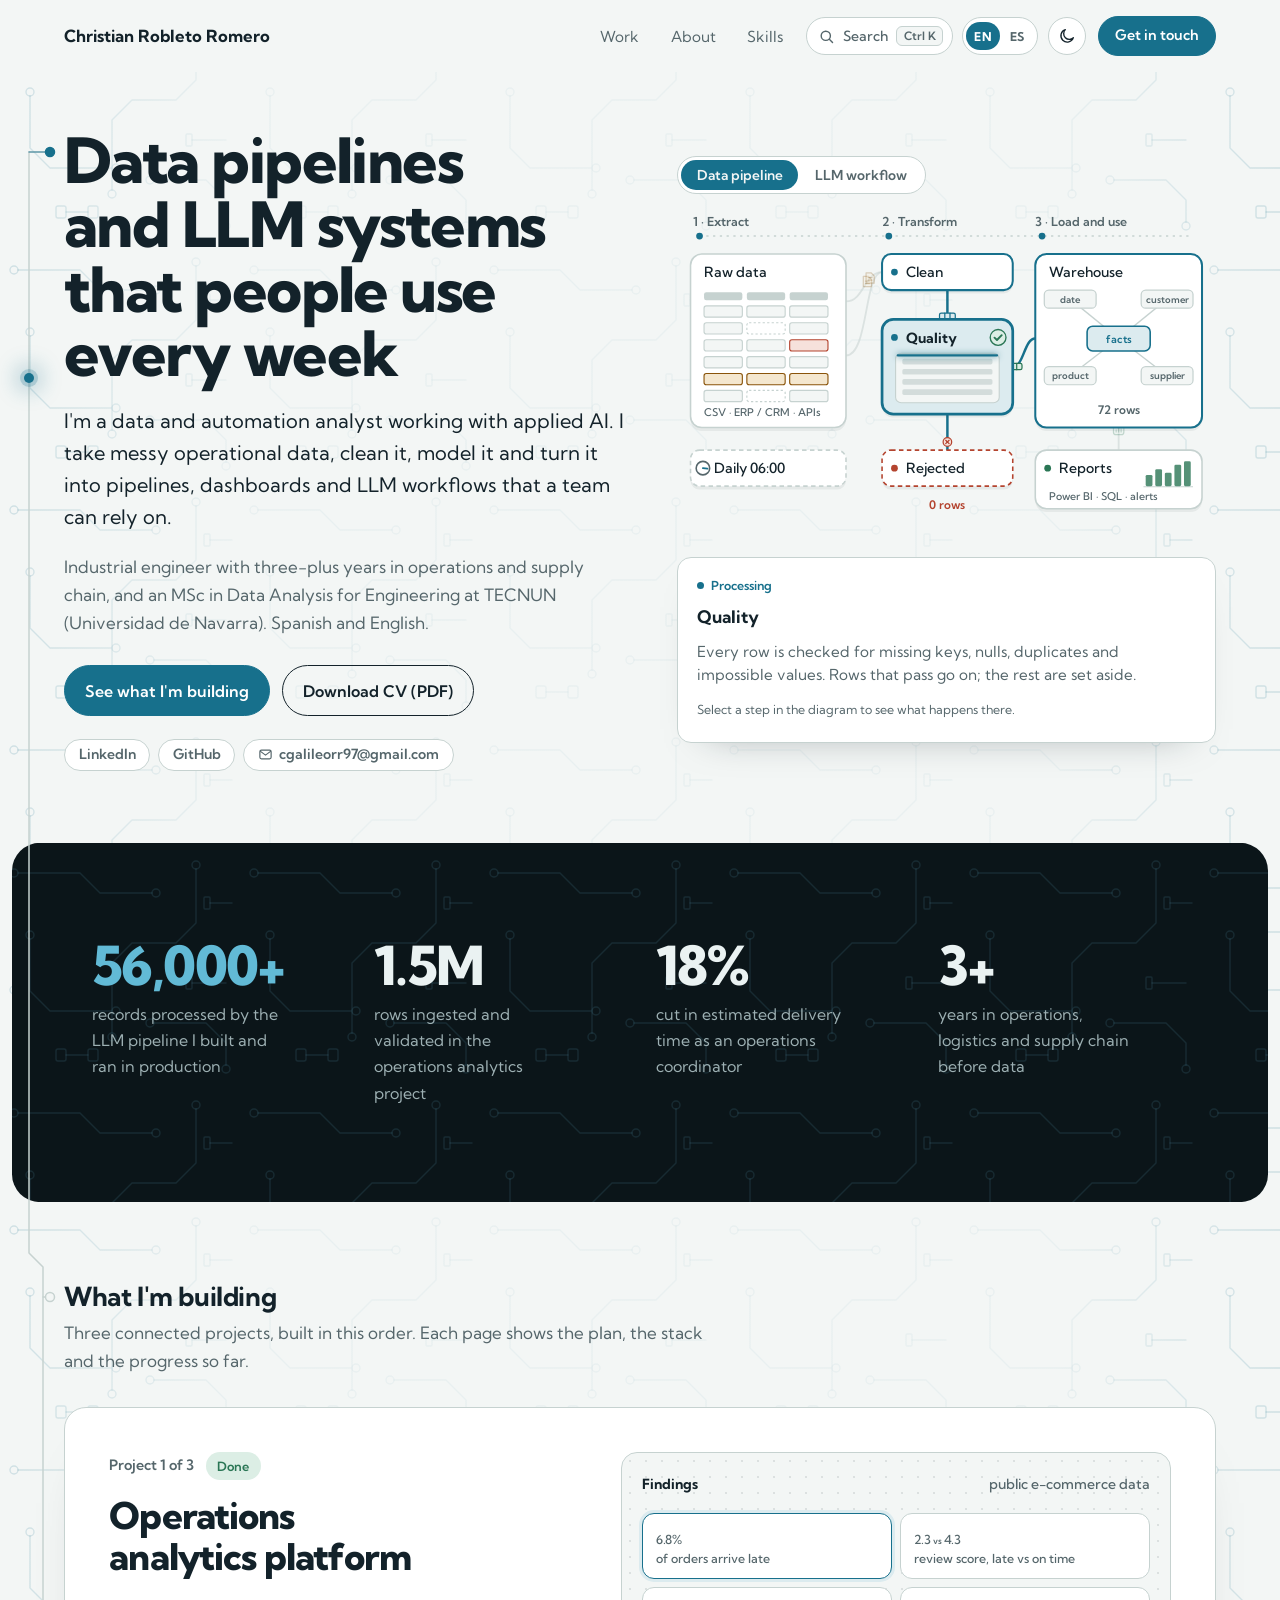
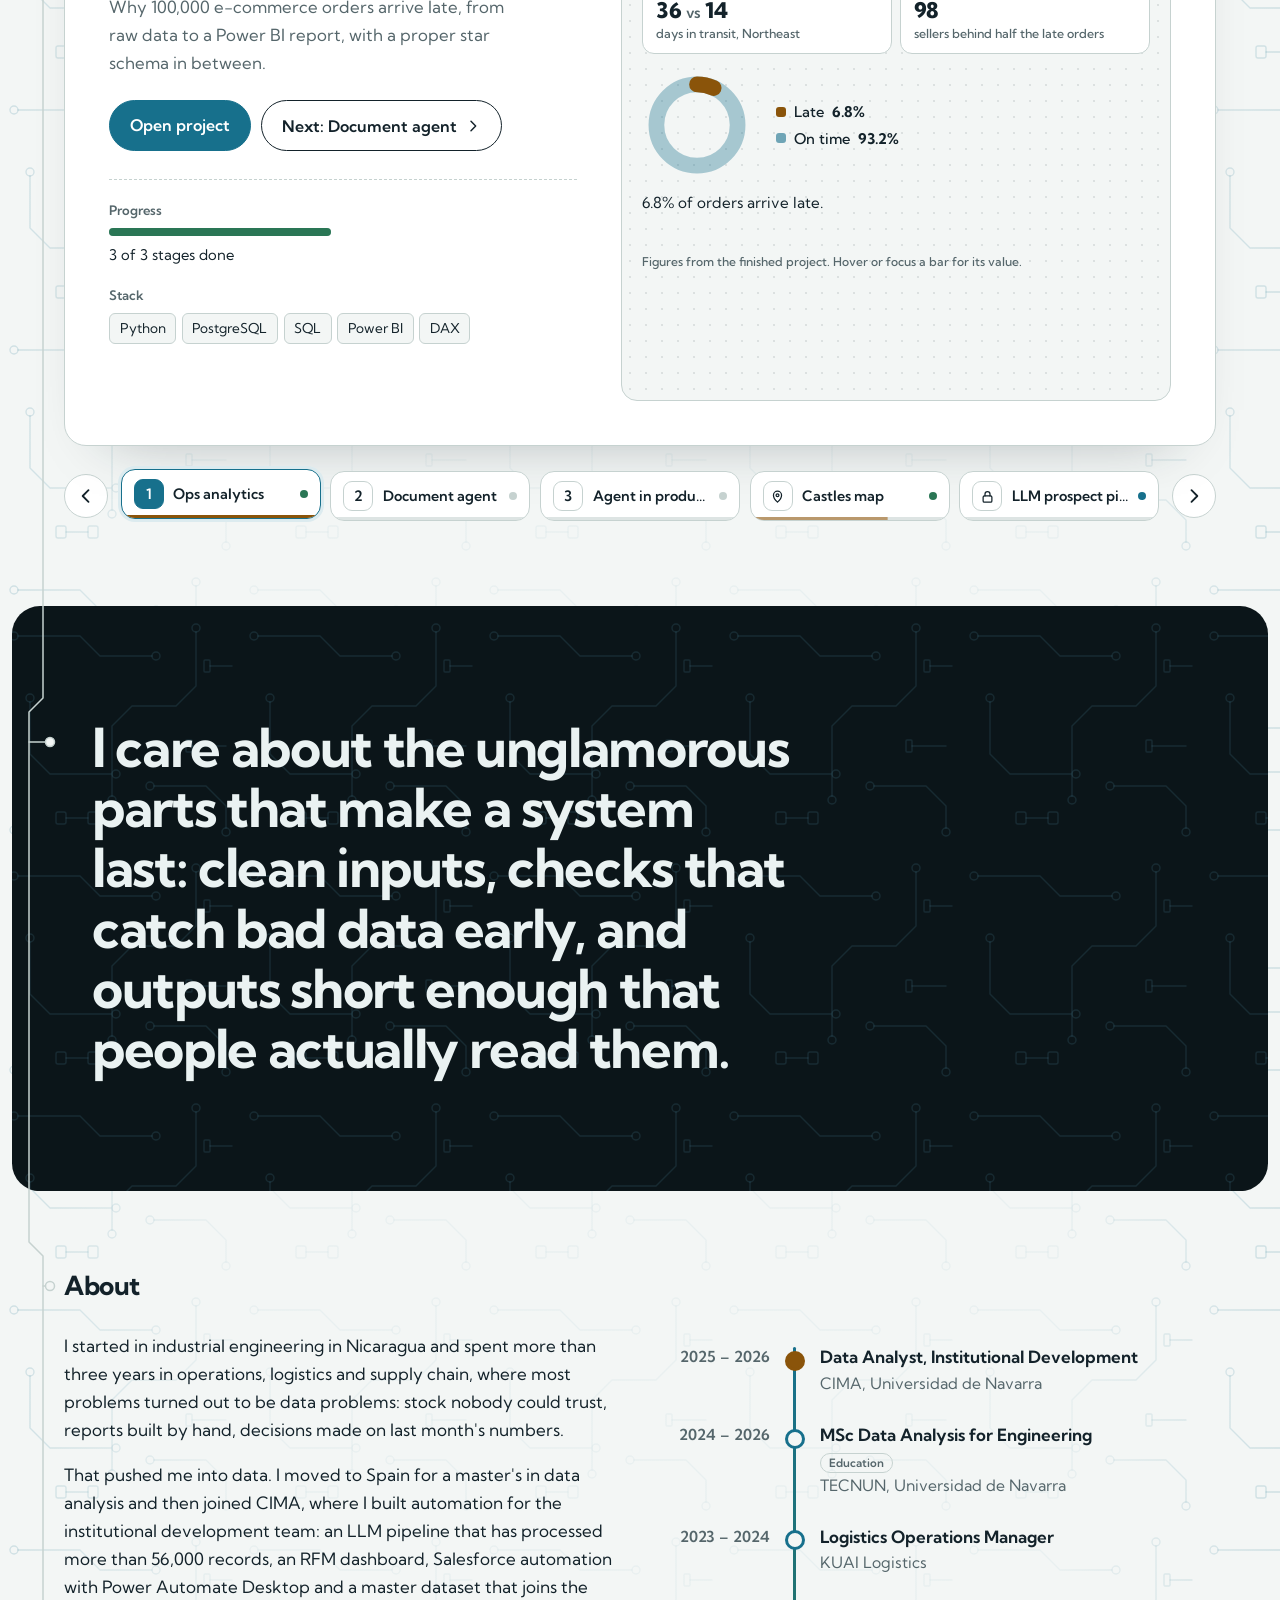
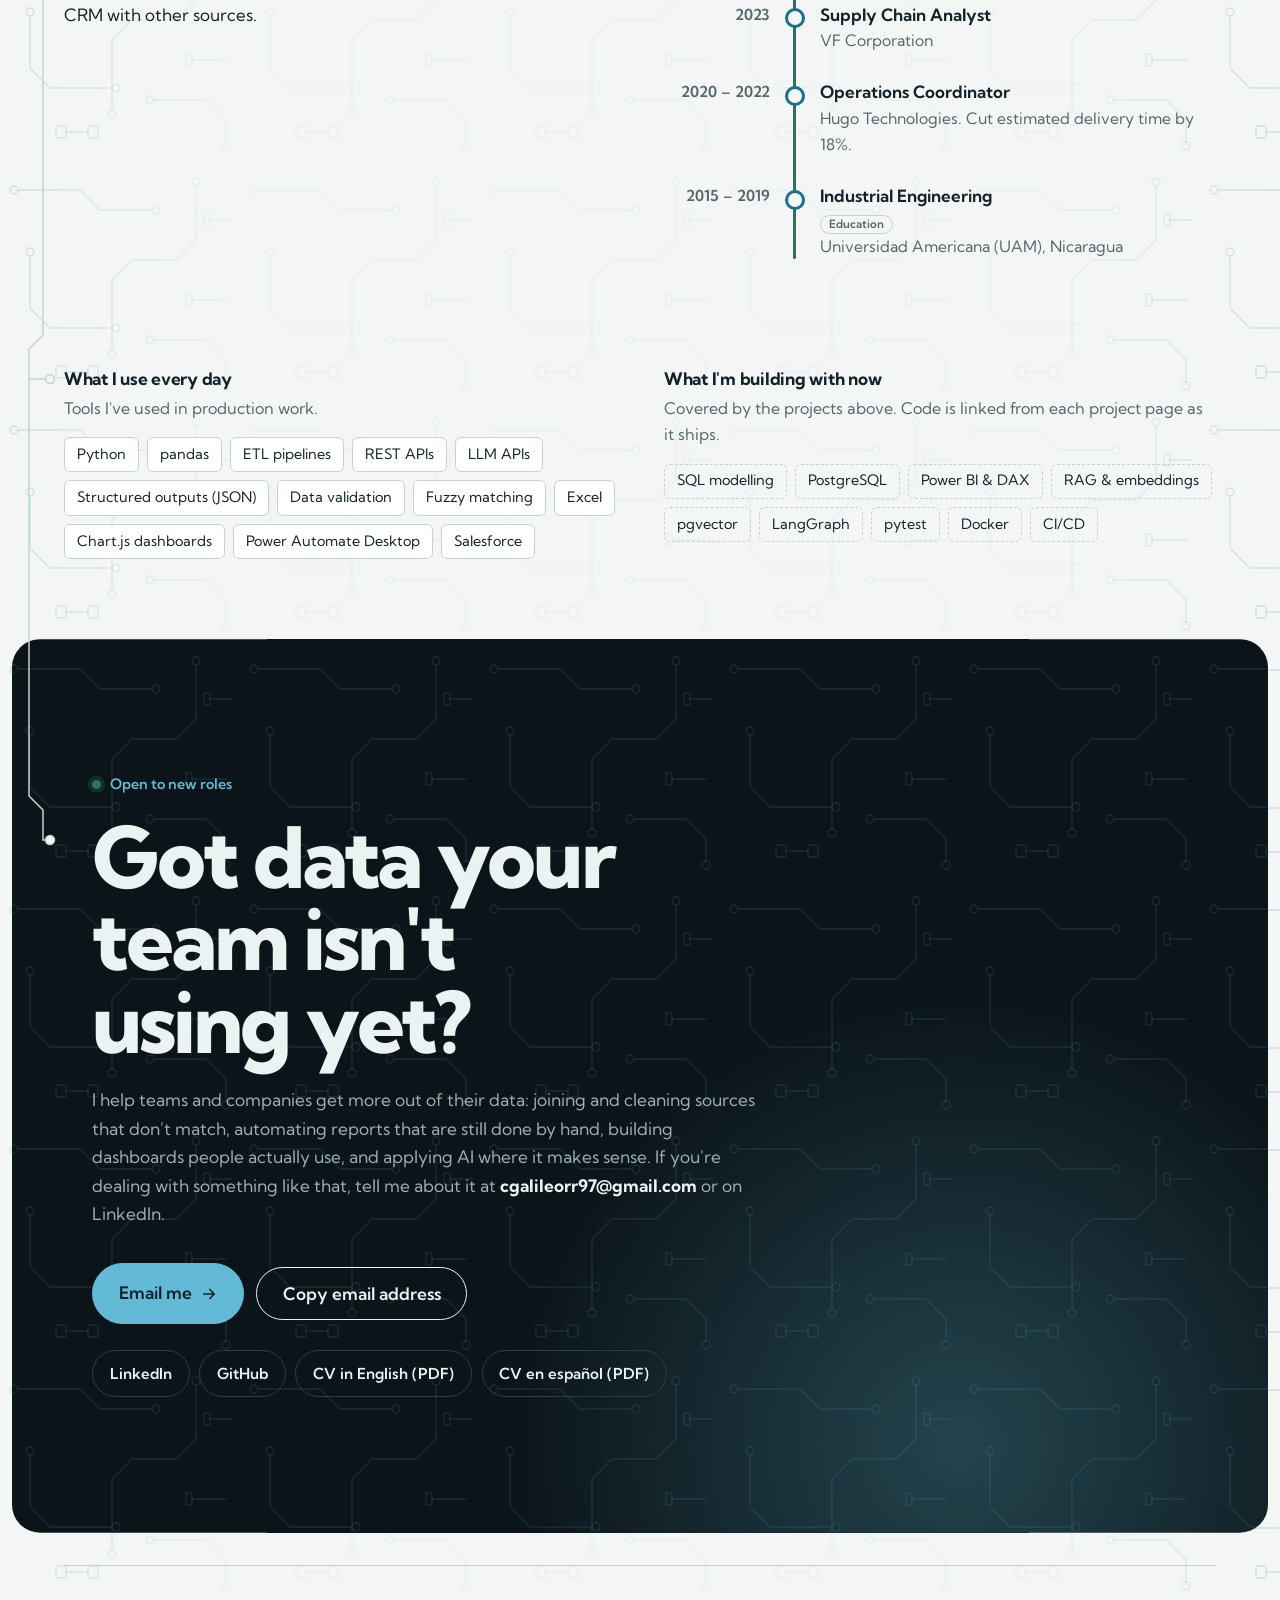
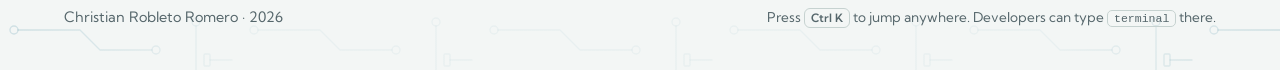
<file: index.html>
<!doctype html>
<html lang="en">
<head>
<meta charset="utf-8">
<meta name="viewport" content="width=device-width, initial-scale=1, viewport-fit=cover">
<title data-es="Christian Robleto Romero">Christian Robleto Romero</title>
<meta name="description" content="Data and AI engineer. Pipelines, dashboards and LLM systems." data-es-content="Ingeniero de datos e IA. Pipelines, dashboards y sistemas con LLM.">
<link rel="preconnect" href="https://fonts.googleapis.com">
<link rel="preconnect" href="https://fonts.gstatic.com" crossorigin>
<link rel="stylesheet" href="https://fonts.googleapis.com/css2?family=Kumbh+Sans:wght@400;500;600;700;800&display=swap">
<link rel="stylesheet" href="styles.css?v=19">
<script src="theme.js?v=12"></script>
<script src="site.js?v=13" defer></script>
<script src="main.js?v=14" defer></script>
<link rel="canonical" href="https://crobleto97.github.io/">
<meta property="og:type" content="website">
<meta property="og:site_name" content="Christian Robleto Romero">
<meta property="og:title" content="Christian Robleto Romero · Data, automation and applied AI">
<meta property="og:description" content="Data and AI engineer. Pipelines, dashboards and LLM systems.">
<meta property="og:url" content="https://crobleto97.github.io/">
<meta property="og:image" content="https://crobleto97.github.io/icons/og-card.png">
<meta property="og:image:width" content="1200">
<meta property="og:image:height" content="630">
<meta property="og:image:alt" content="Christian Robleto Romero: data pipelines and LLM systems that people use every week">
<meta property="og:locale" content="en_GB">
<meta property="og:locale:alternate" content="es_ES">
<meta name="twitter:card" content="summary_large_image">
<link rel="icon" href="favicon.ico" sizes="32x32">
<link rel="icon" href="icons/favicon.svg" type="image/svg+xml">
<link rel="apple-touch-icon" href="icons/apple-touch-icon.png">
</head>
<body>
<a class="skip" href="#top"><span lang="en">Skip to content</span><span lang="es">Saltar al contenido</span></a>

<div class="wrap">
<header class="site-head">
  <a class="mark" href="#top">Christian Robleto Romero</a>
  <nav aria-label="Sections" data-es-aria-label="Secciones">
    <a class="navlink" href="#work"><span lang="en">Work</span><span lang="es">Proyectos</span></a><a class="navlink" href="#about"><span lang="en">About</span><span lang="es">Sobre mí</span></a><a class="navlink" href="#skills"><span lang="en">Skills</span><span lang="es">Habilidades</span></a>
    <button class="cmdk-btn" type="button" aria-label="Search and jump" data-es-aria-label="Buscar en la web"><svg viewBox="0 0 24 24" aria-hidden="true"><circle cx="11" cy="11" r="6.5"/><path d="M16 16l4.5 4.5"/></svg><span><span lang="en">Search</span><span lang="es">Buscar</span></span><kbd>Ctrl K</kbd></button>
    <div class="lang-switch" role="group" aria-label="Language" data-es-aria-label="Idioma"><button type="button" data-set-lang="en" aria-pressed="true" title="English">EN</button><button type="button" data-set-lang="es" aria-pressed="false" title="Español">ES</button></div>
    <button class="theme-toggle" type="button" aria-label="Switch theme"><svg class="i-moon" viewBox="0 0 24 24" aria-hidden="true"><path d="M20.5 14.2A8.5 8.5 0 1 1 9.8 3.5a6.7 6.7 0 0 0 10.7 10.7z"/></svg><svg class="i-sun" viewBox="0 0 24 24" aria-hidden="true"><circle cx="12" cy="12" r="4.2"/><path d="M12 2.5v2.2M12 19.3v2.2M2.5 12h2.2M19.3 12h2.2M5.3 5.3l1.6 1.6M17.1 17.1l1.6 1.6M5.3 18.7l1.6-1.6M17.1 6.9l1.6-1.6"/></svg></button>
    <a class="btn btn-solid btn-sm" href="#contact"><span lang="en">Get in touch</span><span lang="es">Contactar</span></a>
    <button class="menu-btn" type="button" aria-expanded="false" aria-controls="mobile-menu" aria-label="Open menu"><svg viewBox="0 0 24 24" aria-hidden="true"><path class="l1" d="M4 7h16"/><path class="l2" d="M4 12h16"/><path class="l3" d="M4 17h16"/></svg></button>
  </nav>
  <div class="mobile-menu" id="mobile-menu" hidden>
    <a href="#work"><span lang="en">Work</span><span lang="es">Proyectos</span></a><a href="#about"><span lang="en">About</span><span lang="es">Sobre mí</span></a><a href="#skills"><span lang="en">Skills</span><span lang="es">Habilidades</span></a><a href="#contact"><span lang="en">Contact</span><span lang="es">Contacto</span></a>
    <button type="button" class="mm-search" data-open-search><span lang="en">Search and jump</span><span lang="es">Buscar en la web</span></button>
    <a class="btn btn-solid" href="#contact"><span lang="en">Get in touch</span><span lang="es">Contactar</span></a>
  </div>
  <span class="progress" aria-hidden="true"></span>
</header>

<main id="top">
<section class="hero">
  <div class="hero-text">
    <h1><span lang="en">Data pipelines and LLM systems that people use every week</span><span lang="es">Pipelines de datos y sistemas con LLM que la gente usa cada semana</span></h1>
    <p class="lede"><span lang="en">I'm a data and automation analyst working with applied AI. I take messy operational data, clean it, model it and turn it into pipelines, dashboards and LLM workflows that a team can rely on.</span><span lang="es">Soy analista de datos y automatización, con foco en IA aplicada. Tomo datos operativos desordenados, los limpio, los modelo y los convierto en pipelines, dashboards y flujos con LLM en los que un equipo puede confiar.</span></p>
    <p class="meta"><span lang="en">Industrial engineer with three-plus years in operations and supply chain, and an MSc in Data Analysis for Engineering at TECNUN (Universidad de Navarra). Spanish and English.</span><span lang="es">Ingeniero industrial con más de tres años en operaciones y cadena de suministro, y máster en Análisis de Datos en Ingeniería por TECNUN (Universidad de Navarra). Español e inglés.</span></p>
    <div class="cta">
      <a class="btn btn-solid" href="#work"><span lang="en">See what I'm building</span><span lang="es">Ver mis proyectos</span></a>
      <a class="btn" href="cv/Christian_Robleto_CV_EN.pdf" lang="en">Download CV (PDF)</a><a class="btn" href="cv/Christian_Robleto_CV_ES.pdf" lang="es">Descargar CV (PDF)</a>
    </div>
    <div class="quick">
      <a class="qi" href="https://www.linkedin.com/in/chris-robleto">LinkedIn</a>
      <a class="qi" href="https://github.com/crobleto97">GitHub</a>
      <button class="qi copy" type="button" data-copy="cgalileorr97@gmail.com" aria-label="Copy email address cgalileorr97@gmail.com" data-es-aria-label="Copiar el email cgalileorr97@gmail.com"><span class="copy-l"><svg viewBox="0 0 24 24" aria-hidden="true"><rect x="3" y="5" width="18" height="14" rx="2.5"/><path d="M4 7l8 6 8-6"/></svg>cgalileorr97@gmail.com</span><span class="copy-ok" aria-hidden="true"><span lang="en">Copied ✓</span><span lang="es">Copiado ✓</span></span></button>
      <span class="copy-status" role="status" aria-live="polite"></span>
    </div>
  </div>
  <figure class="dag-wrap">
  <div class="dag-tabs" role="tablist" aria-label="Diagrams" data-es-aria-label="Diagramas">
      <button type="button" role="tab" id="tab-data" aria-controls="dag-data" aria-selected="true"><span lang="en">Data pipeline</span><span lang="es">Pipeline de datos</span></button>
      <button type="button" role="tab" id="tab-ai" aria-controls="dag-ai" aria-selected="false" tabindex="-1"><span lang="en">LLM workflow</span><span lang="es">Flujo con IA</span></button>
    </div>
  <svg class="dag dag-data" id="dag-data" data-start="gate" viewBox="0 0 478 296" role="group" aria-labelledby="dag-data-t">
      <title id="dag-data-t" data-es="Cómo se mueven los datos: los datos en bruto se limpian y se comprueban fila a fila, las filas malas se apartan y el resto se carga en un esquema en estrella que alimenta los informes. Selecciona un paso para leer qué ocurre en él.">How data moves: raw data is cleaned and checked row by row, bad rows are set aside, and the rest is loaded into a star schema that feeds the reports. Select a step to read about it.</title>
      <g class="rail" aria-hidden="true">
        <line x1="20" y1="24" x2="458" y2="24"/>
        <text class="cap" x="14" y="15" data-es="1 · Extraer">1 · Extract</text><text class="cap" x="182" y="15" data-es="2 · Transformar">2 · Transform</text><text class="cap" x="318" y="15" data-es="3 · Cargar y usar">3 · Load and use</text>
        <circle cx="20" cy="24" r="3"/><circle cx="188" cy="24" r="3"/><circle cx="324" cy="24" r="3"/>
      </g>
      <g class="edges" aria-hidden="true">
        <path class="edge" data-link="raw clean" data-pk="file" d="M150,82 C166,82 166,56 182,56" pathLength="1"/>
        <path class="edge" data-link="raw clean" data-pk="file" data-dur="3.4" d="M150,130 C170,130 166,56 182,56" pathLength="1"/>
        <path class="edge" data-link="clean gate" data-pk="row" d="M240,72 L240,98" pathLength="1"/>
        <path class="edge" data-link="gate wh" data-pk="ok" d="M298,140 C308,140 308,115 318,115" pathLength="1"/>
        <path class="edge" data-link="gate rej" data-pk="bad" data-dur="5.6" d="M240,182 L240,214" pathLength="1"/>
        <path class="edge" data-link="wh rep" data-pk="chart" d="M392,194 L392,214" pathLength="1"/>
      </g>
      <g class="particles" aria-hidden="true"></g>
      <g class="nodes">
        <g class="n" data-node="raw" data-kind="Source" data-info="Spreadsheets, business systems such as an ERP or a CRM, and APIs. Data arrives as it is: blank cells, duplicates and values that make no sense." data-info-es="Hojas de cálculo, sistemas de negocio como un ERP o un CRM, y APIs. Los datos llegan tal cual: celdas vacías, duplicados y valores sin sentido."><rect class="sh" x="12" y="43" width="138" height="154" rx="10"/><rect class="ring" x="8" y="36" width="146" height="162" rx="13"/><rect class="box" x="12" y="40" width="138" height="154" rx="10"/><text x="24" y="60" data-es="Datos en bruto">Raw data</text><g class="tbl" aria-hidden="true"><rect class="c hd" x="24" y="74" width="34" height="7" rx="2"/><rect class="c hd" x="62" y="74" width="34" height="7" rx="2"/><rect class="c hd" x="100" y="74" width="34" height="7" rx="2"/><g class="r" style="animation-delay:0.0s"><rect class="c" x="24" y="86" width="34" height="10" rx="2"/><rect class="c" x="62" y="86" width="34" height="10" rx="2"/><rect class="c" x="100" y="86" width="34" height="10" rx="2"/></g><g class="r" style="animation-delay:0.6s"><rect class="c" x="24" y="101" width="34" height="10" rx="2"/><rect class="c null" x="62" y="101" width="34" height="10" rx="2"/><rect class="c" x="100" y="101" width="34" height="10" rx="2"/></g><g class="r" style="animation-delay:1.2s"><rect class="c" x="24" y="116" width="34" height="10" rx="2"/><rect class="c" x="62" y="116" width="34" height="10" rx="2"/><rect class="c bad" x="100" y="116" width="34" height="10" rx="2"/></g><g class="r" style="animation-delay:1.8s"><rect class="c" x="24" y="131" width="34" height="10" rx="2"/><rect class="c" x="62" y="131" width="34" height="10" rx="2"/><rect class="c" x="100" y="131" width="34" height="10" rx="2"/></g><g class="r" style="animation-delay:2.4s"><rect class="c dup" x="24" y="146" width="34" height="10" rx="2"/><rect class="c dup" x="62" y="146" width="34" height="10" rx="2"/><rect class="c dup" x="100" y="146" width="34" height="10" rx="2"/></g><g class="r" style="animation-delay:3.0s"><rect class="c" x="24" y="161" width="34" height="10" rx="2"/><rect class="c null" x="62" y="161" width="34" height="10" rx="2"/><rect class="c" x="100" y="161" width="34" height="10" rx="2"/></g></g><text class="tag" x="24" y="184" data-es="CSV · ERP / CRM · APIs">CSV · ERP / CRM · APIs</text></g>
        <g class="n sched" data-node="sched" data-kind="Schedule" data-info="The pipeline runs on its own every morning. If a step fails it stops and reports, instead of loading half the data." data-info-es="El pipeline se ejecuta solo cada mañana. Si un paso falla, se detiene y avisa, en lugar de cargar la mitad de los datos."><rect class="sh" x="12" y="217" width="138" height="32" rx="8"/><rect class="ring" x="8" y="210" width="146" height="40" rx="11"/><rect class="box" x="12" y="214" width="138" height="32" rx="8"/><text x="33" y="234.5" data-es="Cada día 06:00">Daily 06:00</text><circle class="clock" cx="23" cy="230" r="6"/><line class="clock-hand" x1="23" y1="230" x2="23" y2="226"/></g>
        <g class="n core" data-node="clean" data-kind="Processing" data-info="Types fixed, text normalised, duplicates merged and keys matched across sources, in a staging area that never touches the reports." data-info-es="Tipos corregidos, textos normalizados, duplicados fusionados y claves cruzadas entre fuentes, en una zona intermedia que nunca toca los informes."><rect class="sh" x="182" y="43" width="116" height="32" rx="8"/><rect class="ring" x="178" y="36" width="124" height="40" rx="11"/><rect class="box" x="182" y="40" width="116" height="32" rx="8"/><circle class="pip" cx="193" cy="56" r="3"/><text x="203" y="60.5" data-es="Limpiar">Clean</text></g>
        <g class="n core gate" data-node="gate" data-kind="Processing" data-info="Every row is checked for missing keys, nulls, duplicates and impossible values. Rows that pass go on; the rest are set aside." data-info-es="Cada fila se comprueba: claves que faltan, nulos, duplicados y valores imposibles. Las que pasan siguen; el resto se aparta." data-verdict><rect class="sh" x="182" y="101" width="116" height="84" rx="10"/><rect class="ring" x="178" y="94" width="124" height="92" rx="13"/><rect class="box" x="182" y="98" width="116" height="84" rx="10"/><circle class="pip" cx="193" cy="114" r="3"/><text x="203" y="118.5" data-es="Calidad">Quality</text><g class="scanner" aria-hidden="true"><rect class="scan-bed" x="194" y="128" width="92" height="44" rx="5"/><rect class="scan-row" x="200" y="133" width="80" height="5" rx="1.5"/><rect class="scan-row" x="200" y="142" width="80" height="5" rx="1.5"/><rect class="scan-row" x="200" y="151" width="80" height="5" rx="1.5"/><rect class="scan-row" x="200" y="160" width="80" height="5" rx="1.5"/><line class="scan" x1="196" y1="130" x2="284" y2="130"/></g><g class="verdict" aria-hidden="true"><circle class="vbg" cx="285" cy="114" r="7"/><path class="v-ok" d="M281.8 114.2l2.2 2.1 4.2-4.3"/><path class="v-bad" d="M282.6 111.6l4.8 4.8M287.4 111.6l-4.8 4.8"/></g></g>
        <g class="n bad" data-node="rej" data-kind="Processing" data-info="Rejected rows are kept with the reason, so the source gets fixed instead of the numbers quietly drifting." data-info-es="Las filas rechazadas se guardan con el motivo, así se corrige la fuente en lugar de que las cifras se desvíen en silencio." data-count="1-3"><rect class="sh" x="182" y="217" width="116" height="32" rx="8"/><rect class="ring" x="178" y="210" width="124" height="40" rx="11"/><rect class="box" x="182" y="214" width="116" height="32" rx="8"/><circle class="pip" cx="193" cy="230" r="3"/><text x="203" y="234.5" data-es="Rechazadas">Rejected</text><text class="cnt bad" x="240" y="266" text-anchor="middle"></text></g>
        <g class="n core" data-node="wh" data-kind="Output" data-info="A star schema in PostgreSQL: a fact table with what happened, and dimensions for when, who, what and from whom. One version of the truth." data-info-es="Un esquema en estrella en PostgreSQL: una tabla de hechos con lo que ocurrió y dimensiones de cuándo, quién, qué y de quién. Una sola versión de la verdad." data-count="60-140"><rect class="sh" x="318" y="43" width="148" height="154" rx="10"/><rect class="ring" x="314" y="36" width="156" height="162" rx="13"/><rect class="box" x="318" y="40" width="148" height="154" rx="10"/><text x="330" y="60" data-es="Almacén">Warehouse</text><g class="star" aria-hidden="true"><line class="st" x1="392" y1="115" x2="349" y2="80"/><line class="st" x1="392" y1="115" x2="435" y2="80"/><line class="st" x1="392" y1="115" x2="349" y2="148"/><line class="st" x1="392" y1="115" x2="435" y2="148"/><rect class="dim" x="326" y="72" width="46" height="16" rx="4"/><text class="dim-t" x="349" y="83" text-anchor="middle" data-es="fecha">date</text><rect class="dim" x="412" y="72" width="46" height="16" rx="4"/><text class="dim-t" x="435" y="83" text-anchor="middle" data-es="cliente">customer</text><rect class="dim" x="326" y="140" width="46" height="16" rx="4"/><text class="dim-t" x="349" y="151" text-anchor="middle" data-es="producto">product</text><rect class="dim" x="412" y="140" width="46" height="16" rx="4"/><text class="dim-t" x="435" y="151" text-anchor="middle" data-es="proveedor">supplier</text><rect class="fact" x="364" y="104" width="56" height="22" rx="5"/><text class="fact-t" x="392" y="118.5" text-anchor="middle" data-es="hechos">facts</text></g><text class="cnt" x="392" y="182" text-anchor="middle"></text></g>
        <g class="n" data-node="rep" data-kind="Output" data-info="Power BI reports, SQL views and alerts built on the warehouse, with the KPIs a team checks every week." data-info-es="Informes de Power BI, vistas SQL y alertas construidos sobre el almacén, con los KPIs que un equipo revisa cada semana."><rect class="sh" x="318" y="217" width="148" height="52" rx="10"/><rect class="ring" x="314" y="210" width="156" height="60" rx="13"/><rect class="box" x="318" y="214" width="148" height="52" rx="10"/><circle class="pip" cx="329" cy="230" r="3"/><text x="339" y="234.5" data-es="Informes">Reports</text><text class="tag" x="330" y="258" data-es="Power BI · SQL · alertas">Power BI · SQL · alerts</text><g class="chart" aria-hidden="true"><line class="axis" x1="414" y1="246.5" x2="458" y2="246.5"/><rect class="cbar" style="animation-delay:0.00s;transform-origin:419px 246.5px" x="416.0" y="236" width="6" height="10" rx="1.2"/><rect class="cbar" style="animation-delay:0.35s;transform-origin:427.5px 246.5px" x="424.5" y="231" width="6" height="15" rx="1.2"/><rect class="cbar" style="animation-delay:0.70s;transform-origin:436px 246.5px" x="433.0" y="234" width="6" height="12" rx="1.2"/><rect class="cbar" style="animation-delay:1.05s;transform-origin:444.5px 246.5px" x="441.5" y="227" width="6" height="19" rx="1.2"/><rect class="cbar" style="animation-delay:1.40s;transform-origin:453px 246.5px" x="450.0" y="224" width="6" height="22" rx="1.2"/></g></g>
      </g>
    </svg>
  <svg class="dag dag-ai" id="dag-ai" data-start="val" hidden viewBox="0 0 478 296" role="group" aria-labelledby="dag-t">
      <title id="dag-t" data-es="Cómo se mueven los datos: las fuentes se validan y se modelan, y alimentan dashboards, flujos con LLM y agentes. Selecciona un paso para leer qué ocurre en él.">How data moves: sources are validated and modelled, then feed dashboards, LLM workflows and agents. Select a step to read about it.</title>
      <defs><radialGradient id="dag-glow" cx="50%" cy="50%" r="50%"><stop offset="0" stop-color="var(--accent)" stop-opacity=".22"/><stop offset="1" stop-color="var(--accent)" stop-opacity="0"/></radialGradient></defs>
      <g class="lanes" aria-hidden="true">
        <rect class="lane" x="8" y="4" width="140" height="286" rx="14"/><rect class="lane core-lane" x="176" y="4" width="128" height="286" rx="14"/><rect class="lane" x="330" y="4" width="146" height="286" rx="14"/>
        <ellipse cx="240" cy="150" rx="120" ry="120" fill="url(#dag-glow)"/>
        <text class="cap" x="20" y="24" data-es="Fuentes">Sources</text><text class="cap" x="188" y="24" data-es="Limpiar y modelar">Clean and model</text><text class="cap" x="342" y="24" data-es="Salidas">Outputs</text>
      </g>
      <g class="edges" aria-hidden="true">
        <path class="edge" id="e-csv-val" data-link="csv val" d="M136,58 C163,58 163,108 190,108" pathLength="1"/>
        <path class="edge" id="e-api-val" data-link="api val" d="M136,118 C163,118 163,108 190,108" pathLength="1"/>
        <path class="edge" id="e-crm-val" data-link="crm val" d="M136,178 C163,178 163,108 190,108" pathLength="1"/>
        <path class="edge" id="e-web-val" data-link="web val" d="M136,238 C163,238 163,108 190,108" pathLength="1"/>
        <path class="edge" id="e-val-mod" data-link="val mod" d="M240,124 L240,172" pathLength="1"/>
        <path class="edge" id="e-mod-dash" data-link="mod dash" d="M290,188 C316,188 316,78 342,78" pathLength="1"/>
        <path class="edge" id="e-mod-llm" data-link="mod llm" d="M290,188 C316,188 316,158 342,158" pathLength="1"/>
        <path class="edge" id="e-mod-agt" data-link="mod agt" d="M290,188 C316,188 316,238 342,238" pathLength="1"/>
      </g>
      <g class="particles" aria-hidden="true"></g>
      <g class="nodes">
        <g class="n" data-node="csv" data-kind="Source" data-info="Flat exports from operational systems such as orders, deliveries and suppliers. Types are fixed on the way in." data-info-es="Exportaciones planas de sistemas operativos, como pedidos, entregas y proveedores. Los tipos se corrigen al entrar."><rect class="sh" x="20" y="45" width="116" height="32" rx="8"/><rect class="ring" x="16" y="38" width="124" height="40" rx="11"/><rect class="box" x="20" y="42" width="116" height="32" rx="8"/><circle class="pip" cx="31" cy="58" r="3"/><text x="41" y="62.5" data-es="Archivos CSV">Raw CSV files</text></g>
        <g class="n" data-node="api" data-kind="Source" data-info="Data pulled from services over HTTP and stored in a predictable shape." data-info-es="Datos que llegan de servicios por HTTP y se guardan con una estructura predecible."><rect class="sh" x="20" y="105" width="116" height="32" rx="8"/><rect class="ring" x="16" y="98" width="124" height="40" rx="11"/><rect class="box" x="20" y="102" width="116" height="32" rx="8"/><circle class="pip" cx="31" cy="118" r="3"/><text x="41" y="122.5" data-es="APIs REST">REST APIs</text></g>
        <g class="n" data-node="crm" data-kind="Source" data-info="Customer records that need cleaning, deduplication and matching against other sources." data-info-es="Registros de clientes que hay que limpiar, deduplicar y cruzar con otras fuentes."><rect class="sh" x="20" y="165" width="116" height="32" rx="8"/><rect class="ring" x="16" y="158" width="124" height="40" rx="11"/><rect class="box" x="20" y="162" width="116" height="32" rx="8"/><circle class="pip" cx="31" cy="178" r="3"/><text x="41" y="182.5" data-es="Datos del CRM">CRM exports</text></g>
        <g class="n" data-node="web" data-kind="Source" data-info="Public sources found by search, then classified by an LLM into structured fields." data-info-es="Fuentes públicas encontradas con búsquedas y clasificadas por un LLM en campos estructurados."><rect class="sh" x="20" y="225" width="116" height="32" rx="8"/><rect class="ring" x="16" y="218" width="124" height="40" rx="11"/><rect class="box" x="20" y="222" width="116" height="32" rx="8"/><circle class="pip" cx="31" cy="238" r="3"/><text x="41" y="242.5" data-es="Web pública">Public web</text></g>
        <g class="n core" data-node="val" data-kind="Processing" data-info="Checks on keys, nulls, duplicates and value ranges. Rejected rows are logged, so bad data stops here." data-info-es="Comprobaciones de claves, nulos, duplicados y rangos de valores. Las filas rechazadas quedan registradas, así que los datos malos se paran aquí."><rect class="sh" x="190" y="95" width="100" height="32" rx="8"/><rect class="ring" x="186" y="88" width="108" height="40" rx="11"/><rect class="box" x="190" y="92" width="100" height="32" rx="8"/><circle class="pip" cx="201" cy="108" r="3"/><text x="211" y="112.5" data-es="Validar">Validate</text></g>
        <g class="n core" data-node="mod" data-kind="Processing" data-info="Clean data shaped for questions: a star schema, SQL views and the KPIs built on them." data-info-es="Datos limpios organizados para responder preguntas: un esquema en estrella, vistas SQL y los KPIs construidos sobre ellas."><rect class="sh" x="190" y="175" width="100" height="32" rx="8"/><rect class="ring" x="186" y="168" width="108" height="40" rx="11"/><rect class="box" x="190" y="172" width="100" height="32" rx="8"/><circle class="pip" cx="201" cy="188" r="3"/><text x="211" y="192.5" data-es="Modelar">Model</text></g>
        <g class="n" data-node="dash" data-kind="Output" data-info="Reports a team reads every week: KPIs, trends and segments." data-info-es="Informes que un equipo lee cada semana: KPIs, tendencias y segmentos."><rect class="sh" x="342" y="65" width="124" height="32" rx="8"/><rect class="ring" x="338" y="58" width="132" height="40" rx="11"/><rect class="box" x="342" y="62" width="124" height="32" rx="8"/><circle class="pip" cx="353" cy="78" r="3"/><text x="363" y="82.5" data-es="Dashboards">Dashboards</text></g>
        <g class="n" data-node="llm" data-kind="Output" data-info="Language-model steps with structured output, validated before anything is saved." data-info-es="Pasos con modelos de lenguaje y salida estructurada, validados antes de guardar nada."><rect class="sh" x="342" y="145" width="124" height="32" rx="8"/><rect class="ring" x="338" y="138" width="132" height="40" rx="11"/><rect class="box" x="342" y="142" width="124" height="32" rx="8"/><circle class="pip" cx="353" cy="158" r="3"/><text x="363" y="162.5" data-es="Flujos con LLM">LLM workflows</text></g>
        <g class="n" data-node="agt" data-kind="Output" data-info="Retrieval agents that answer from documents, cite their sources and hand off when unsure." data-info-es="Agentes de recuperación que responden a partir de documentos, citan sus fuentes y pasan el caso a una persona cuando dudan."><rect class="sh" x="342" y="225" width="124" height="32" rx="8"/><rect class="ring" x="338" y="218" width="132" height="40" rx="11"/><rect class="box" x="342" y="222" width="124" height="32" rx="8"/><circle class="pip" cx="353" cy="238" r="3"/><text x="363" y="242.5" data-es="Agentes">Agents</text></g>
      </g>
    </svg>
    <figcaption class="dag-info" aria-live="polite">
      <span class="dag-kind"><i aria-hidden="true"></i><span><span lang="en">Processing</span><span lang="es">Procesamiento</span></span></span>
      <strong class="dag-title"><span lang="en">Validate</span><span lang="es">Validar</span></strong>
      <span class="dag-text"><span lang="en">Checks on keys, nulls, duplicates and value ranges. Rejected rows are logged, so bad data stops here.</span><span lang="es">Comprobaciones de claves, nulos, duplicados y rangos de valores. Las filas rechazadas quedan registradas, así que los datos malos se paran aquí.</span></span>
      <span class="dag-hint"><span lang="en">Select a step in the diagram to see what happens there.</span><span lang="es">Selecciona un paso del diagrama para ver qué ocurre en él.</span></span>
    </figcaption>
  </figure>
</section>

<section class="stage bleed" data-scroll aria-label="In numbers" data-es-aria-label="En cifras">
  <div class="stage-inner">
    <div class="stat"><span class="num" data-count="56000" data-suffix="+"><span lang="en">56,000+</span><span lang="es">56.000+</span></span><span class="lbl"><span lang="en">records processed by the LLM pipeline I built and ran in production</span><span lang="es">registros procesados por el pipeline con LLM que construí y puse en producción</span></span></div>
    <div class="stat"><span class="num" data-count="1.5" data-decimals="1" data-suffix="M"><span lang="en">1.5M</span><span lang="es">1,5M</span></span><span class="lbl"><span lang="en">rows ingested and validated in the operations analytics project</span><span lang="es">filas cargadas y validadas en el proyecto de analítica de operaciones</span></span></div>
    <div class="stat"><span class="num" data-count="18" data-suffix="%">18%</span><span class="lbl"><span lang="en">cut in estimated delivery time as an operations coordinator</span><span lang="es">de reducción del tiempo estimado de entrega como coordinador de operaciones</span></span></div>
    <div class="stat"><span class="num" data-count="3" data-suffix="+">3+</span><span class="lbl"><span lang="en">years in operations, logistics and supply chain before data</span><span lang="es">años en operaciones, logística y cadena de suministro antes de los datos</span></span></div>
  </div>
</section>

<section id="work">
  <div class="sec-head">
    <h2><span lang="en">What I'm building</span><span lang="es">Lo que estoy construyendo</span></h2>
    <p><span lang="en">Three connected projects, built in this order. Each page shows the plan, the stack and the progress so far.</span><span lang="es">Tres proyectos encadenados, construidos en este orden. Cada página muestra el plan, el stack y el avance hasta ahora.</span></p>
  </div>
  <!-- Project picker. To add a project, copy one <article class="pick">. Set data-status (planned | progress | done | prep),
       data-short and data-short-es (name on its roster tile), the pill text in both languages and the progress meter (--v from 0 to 1).
       Add data-side to keep a project out of the numbering. The roster builds itself. -->
  <div class="picker">
    <div class="pick-stage">
      <article class="pick" id="pick-analytics" data-status="done" data-short="Ops analytics" data-short-es="Analítica de operaciones">
        <div class="pick-main">
          <div class="pick-head"><p class="pick-num">Project 1</p><span class="status"><span lang="en">Done</span><span lang="es">Terminado</span></span></div>
          <h3><a href="projects/analytics.html"><span lang="en">Operations analytics platform</span><span lang="es">Plataforma de analítica de operaciones</span></a></h3>
          <p class="pick-sum"><span lang="en">Why 100,000 e-commerce orders arrive late, from raw data to a Power BI report, with a proper star schema in between.</span><span lang="es">Por qué llegan tarde 100.000 pedidos de e-commerce, desde los datos en bruto hasta un informe de Power BI, con un esquema en estrella bien hecho de por medio.</span></p>
          <div class="pick-actions"><a class="btn btn-solid" href="projects/analytics.html"><span lang="en">Open project</span><span lang="es">Ver proyecto</span></a></div>
          <dl class="pick-stats"><div><dt><span lang="en">Progress</span><span lang="es">Avance</span></dt><dd><span class="meter" style="--v:1"><i></i></span><span lang="en">3 of 3 stages done</span><span lang="es">3 de 3 etapas hechas</span></dd></div><div><dt>Stack</dt><dd><ul class="chips"><li>Python</li><li>PostgreSQL</li><li>SQL</li><li>Power BI</li><li>DAX</li></ul></dd></div></dl>
        </div>
        <figure class="pick-visual dash" data-dash>
          <figcaption><span lang="en">Findings</span><span lang="es">Hallazgos</span><span class="sub"><span lang="en">public e-commerce data</span><span lang="es">datos públicos de e-commerce</span></span></figcaption>
          <div class="dash-tabs kpis" role="tablist" aria-label="Findings" data-es-aria-label="Hallazgos">
            <button type="button" role="tab" id="dt-late" aria-controls="dp-late"><b><span lang="en">6.8%</span><span lang="es">6,8 %</span></b><span><span lang="en">of orders arrive late</span><span lang="es">de los pedidos llega tarde</span></span></button>
            <button type="button" role="tab" id="dt-rev" aria-controls="dp-rev"><b><span lang="en">2.3 <small>vs</small> 4.3</span><span lang="es">2,3 <small>vs</small> 4,3</span></b><span><span lang="en">review score, late vs on time</span><span lang="es">valoración, con retraso vs a tiempo</span></span></button>
            <button type="button" role="tab" id="dt-transit" aria-controls="dp-transit"><b>36 <small>vs</small> 14</b><span><span lang="en">days in transit, Northeast</span><span lang="es">días en tránsito, Nordeste</span></span></button>
            <button type="button" role="tab" id="dt-sellers" aria-controls="dp-sellers"><b>98</b><span><span lang="en">sellers behind half the late orders</span><span lang="es">vendedores detrás de la mitad de los retrasos</span></span></button>
          </div>
          <div class="dash-panel" role="tabpanel" id="dp-late" aria-labelledby="dt-late">
            <div class="dash-ring">
              <svg viewBox="0 0 42 42" role="img" aria-label="6.8% of orders arrive late, 93.2% on time" data-es-aria-label="El 6,8 % de los pedidos llega tarde y el 93,2 % a tiempo"><circle class="ok" cx="21" cy="21" r="15.5" pathLength="100"/><circle class="val" cx="21" cy="21" r="15.5" pathLength="100" stroke-dasharray="6.8 100"/></svg>
              <ul class="legend"><li><i class="late"></i><span lang="en">Late <b>6.8%</b></span><span lang="es">Con retraso <b>6,8 %</b></span></li><li><i></i><span lang="en">On time <b>93.2%</b></span><span lang="es">A tiempo <b>93,2 %</b></span></li></ul>
            </div>
            <p class="insight"><span lang="en">6.8% of orders arrive late.</span><span lang="es">El 6,8 % de los pedidos llega tarde.</span></p>
          </div>
          <div class="dash-panel" role="tabpanel" id="dp-rev" aria-labelledby="dt-rev">
            <p class="chart-t"><span lang="en">Average review score, out of 5</span><span lang="es">Valoración media, sobre 5</span></p>
            <div class="bar-row"><span class="bar-l"><span lang="en">On time</span><span lang="es">A tiempo</span></span><span class="bar" style="--v:0.86" tabindex="0" data-tip="On-time orders: 4.3 out of 5 on average" data-tip-es="Pedidos a tiempo: 4,3 sobre 5 de media"><i></i></span><b><span lang="en">4.3</span><span lang="es">4,3</span></b></div>
            <div class="bar-row"><span class="bar-l"><span lang="en">Late</span><span lang="es">Con retraso</span></span><span class="bar late" style="--v:0.46" tabindex="0" data-tip="Late orders: 2.3 out of 5 on average" data-tip-es="Pedidos con retraso: 2,3 sobre 5 de media"><i></i></span><b><span lang="en">2.3</span><span lang="es">2,3</span></b></div>
            <div class="axis" aria-hidden="true"><span style="--p:0">0</span><span style="--p:0.2">1</span><span style="--p:0.4">2</span><span style="--p:0.6">3</span><span style="--p:0.8">4</span><span style="--p:1">5</span></div>
            <p class="insight"><span lang="en">Late orders get about half the review score.</span><span lang="es">Los pedidos con retraso reciben más o menos la mitad de valoración.</span></p>
          </div>
          <div class="dash-panel" role="tabpanel" id="dp-transit" aria-labelledby="dt-transit">
            <p class="chart-t"><span lang="en">Days in transit, Northeast</span><span lang="es">Días en tránsito, Nordeste</span></p>
            <div class="bar-row"><span class="bar-l"><span lang="en">On time</span><span lang="es">A tiempo</span></span><span class="bar" style="--v:0.35" tabindex="0" data-tip="On-time orders in the Northeast: 14 days in transit" data-tip-es="Pedidos a tiempo en el Nordeste: 14 días en tránsito"><i></i></span><b>14</b></div>
            <div class="bar-row"><span class="bar-l"><span lang="en">Late</span><span lang="es">Con retraso</span></span><span class="bar late" style="--v:0.9" tabindex="0" data-tip="Late orders in the Northeast: 36 days in transit" data-tip-es="Pedidos con retraso en el Nordeste: 36 días en tránsito"><i></i></span><b>36</b></div>
            <div class="axis" aria-hidden="true"><span style="--p:0">0</span><span style="--p:0.25">10</span><span style="--p:0.5">20</span><span style="--p:0.75">30</span><span style="--p:1">40</span></div>
            <p class="insight"><span lang="en">Most of the delay happens with the carrier.</span><span lang="es">Casi todo el retraso se produce con la transportista.</span></p>
          </div>
          <div class="dash-panel" role="tabpanel" id="dp-sellers" aria-labelledby="dt-sellers">
            <p class="chart-t"><span lang="en">Who is behind the late orders</span><span lang="es">Quién está detrás de los retrasos</span></p>
            <div class="bar-row"><span class="bar-l"><span lang="en">Sellers</span><span lang="es">Vendedores</span></span><span class="bar late" style="--v:0.033" tabindex="0" data-tip="98 of 2,970 sellers, about 3.3%" data-tip-es="98 de 2.970 vendedores, alrededor del 3,3 %"><i></i></span><b>3%</b></div>
            <div class="bar-row"><span class="bar-l"><span lang="en">Late orders</span><span lang="es">Retrasos</span></span><span class="bar late" style="--v:0.5" tabindex="0" data-tip="Half of all late orders" data-tip-es="La mitad de todos los pedidos con retraso"><i></i></span><b>50%</b></div>
            <div class="axis" aria-hidden="true"><span style="--p:0">0</span><span style="--p:0.25">25</span><span style="--p:0.5">50</span><span style="--p:0.75">75</span><span style="--p:1">100</span></div>
            <p class="insight"><span lang="en">98 of 2,970 sellers account for half of all late orders.</span><span lang="es">98 de 2.970 vendedores concentran la mitad de los pedidos con retraso.</span></p>
          </div>
          <p class="dash-src"><span lang="en">Figures from the finished project. Hover or focus a bar for its value.</span><span lang="es">Cifras del proyecto terminado. Pasa el ratón o el foco por una barra para ver su valor.</span></p>
        </figure>
      </article>
      <article class="pick" id="pick-agent" data-status="planned" data-short="Document agent" data-short-es="Agente documental">
        <div class="pick-main">
          <div class="pick-head"><p class="pick-num">Project 2</p><span class="status"><span lang="en">Planned</span><span lang="es">Planificado</span></span></div>
          <h3><a href="projects/agentic-rag.html"><span lang="en">Document agent with evaluation</span><span lang="es">Agente documental con evaluación</span></a></h3>
          <p class="pick-sum"><span lang="en">A retrieval agent that answers from a document set, cites its sources and asks for human review when it isn't sure.</span><span lang="es">Un agente de recuperación que responde a partir de un conjunto de documentos, cita sus fuentes y pide revisión humana cuando no está seguro.</span></p>
          <div class="pick-actions"><a class="btn btn-solid" href="projects/agentic-rag.html"><span lang="en">Open project</span><span lang="es">Ver proyecto</span></a></div>
          <dl class="pick-stats"><div><dt><span lang="en">Progress</span><span lang="es">Avance</span></dt><dd><span class="meter" style="--v:0"><i></i></span><span lang="en">Starts after project 1</span><span lang="es">Empieza después del proyecto 1</span></dd></div><div><dt>Stack</dt><dd><ul class="chips"><li>LangGraph</li><li>Pydantic</li><li>pgvector</li><li><span lang="en">LLM APIs</span><span lang="es">APIs de LLM</span></li></ul></dd></div></dl>
        </div>
        <figure class="pick-visual explorer" data-explorer data-label="Proposed architecture of the document agent" data-label-es="Arquitectura propuesta del agente documental">
          <figcaption><span lang="en">Proposed architecture</span><span lang="es">Arquitectura propuesta</span><span class="sub"><span lang="en">planned, not built yet</span><span lang="es">planificada, aún sin construir</span></span></figcaption>
          <script type="application/json">{"w": 360, "h": 392, "start": "ret", "nodes": [{"id": "q", "label": "Question", "x": 30, "y": 8, "w": 150, "kind": "in", "info": "A question about the document set.", "label_es": "Pregunta", "info_es": "Una pregunta sobre el conjunto de documentos."}, {"id": "cls", "label": "Classify", "x": 30, "y": 76, "w": 150, "kind": "mid", "info": "Detects what the question is asking and whether it needs the documents at all.", "label_es": "Clasificar", "info_es": "Detecta qué pide la pregunta y si necesita los documentos."}, {"id": "ret", "label": "Retrieve", "x": 30, "y": 144, "w": 150, "kind": "mid", "info": "Searches chunks stored in PostgreSQL with pgvector and scores their relevance.", "label_es": "Recuperar", "info_es": "Busca fragmentos guardados en PostgreSQL con pgvector y puntúa su relevancia."}, {"id": "store", "label": "pgvector store", "x": 205, "y": 144, "w": 140, "kind": "data", "info": "Document chunks and their embeddings, stored in PostgreSQL with pgvector.", "label_es": "Almacén pgvector", "info_es": "Los fragmentos de los documentos y sus embeddings, guardados en PostgreSQL con pgvector."}, {"id": "ans", "label": "Answer", "x": 30, "y": 212, "w": 150, "kind": "mid", "info": "Generates a structured answer validated with Pydantic, citing the chunks it used.", "label_es": "Responder", "info_es": "Genera una respuesta estructurada, validada con Pydantic, que cita los fragmentos usados."}, {"id": "llm", "label": "LLM API", "x": 205, "y": 212, "w": 140, "kind": "side", "info": "The language model that writes the answer, called through an API.", "label_es": "API del LLM", "info_es": "El modelo de lenguaje que redacta la respuesta, llamado a través de una API."}, {"id": "chk", "label": "Check", "x": 30, "y": 280, "w": 150, "kind": "mid", "info": "Verifies that the answer is grounded in the cited sources.", "label_es": "Comprobar", "info_es": "Verifica que la respuesta se apoya en las fuentes citadas."}, {"id": "out", "label": "Answer with sources", "x": 30, "y": 348, "w": 150, "kind": "out", "info": "A structured answer that cites the documents it came from.", "label_es": "Respuesta con fuentes", "info_es": "Una respuesta estructurada que cita los documentos de los que sale."}, {"id": "rev", "label": "Human review", "x": 205, "y": 348, "w": 140, "kind": "side", "info": "Low-confidence answers go to a person instead of being returned.", "label_es": "Revisión humana", "info_es": "Las respuestas con poca confianza van a una persona en lugar de devolverse."}], "edges": [{"from": "q", "to": "cls"}, {"from": "cls", "to": "ret"}, {"from": "ret", "to": "ans"}, {"from": "ans", "to": "chk"}, {"from": "chk", "to": "out", "label": "grounded", "lx": 112, "ly": 336, "label_es": "fundamentada"}, {"from": "store", "to": "ret"}, {"from": "llm", "to": "ans"}, {"from": "chk", "to": "rev", "dashed": true, "label": "low confidence", "lx": 196, "ly": 330, "label_es": "poca confianza"}, {"from": "cls", "to": "ans", "dashed": true, "d": "M30,93 C8,93 8,229 30,229", "label": "no documents needed", "lx": 12, "ly": 161, "rotate": -90, "anchor": "middle", "label_es": "sin documentos"}]}</script>
          <ul class="explorer-list"><li><b>Question.</b> A question about the document set.</li><li><b>Classify.</b> Detects what the question is asking and whether it needs the documents at all.</li><li><b>Retrieve.</b> Searches chunks stored in PostgreSQL with pgvector and scores their relevance.</li><li><b>pgvector store.</b> Document chunks and their embeddings, stored in PostgreSQL with pgvector.</li><li><b>Answer.</b> Generates a structured answer validated with Pydantic, citing the chunks it used.</li><li><b>LLM API.</b> The language model that writes the answer, called through an API.</li><li><b>Check.</b> Verifies that the answer is grounded in the cited sources.</li><li><b>Answer with sources.</b> A structured answer that cites the documents it came from.</li><li><b>Human review.</b> Low-confidence answers go to a person instead of being returned.</li></ul>
        </figure>
      </article>
      <article class="pick" id="pick-production" data-status="planned" data-short="Agent in production" data-short-es="Agente en producción">
        <div class="pick-main">
          <div class="pick-head"><p class="pick-num">Project 3</p><span class="status"><span lang="en">Planned</span><span lang="es">Planificado</span></span></div>
          <h3><a href="projects/production.html"><span lang="en">Taking the agent to production</span><span lang="es">Llevar el agente a producción</span></a></h3>
          <p class="pick-sum"><span lang="en">The agent from project 2 behind an API, with tests, a container and a pipeline that runs on every push.</span><span lang="es">El agente del proyecto 2 detrás de una API, con tests, un contenedor y un pipeline que se ejecuta en cada push.</span></p>
          <div class="pick-actions"><a class="btn btn-solid" href="projects/production.html"><span lang="en">Open project</span><span lang="es">Ver proyecto</span></a></div>
          <dl class="pick-stats"><div><dt><span lang="en">Progress</span><span lang="es">Avance</span></dt><dd><span class="meter" style="--v:0"><i></i></span><span lang="en">Starts after project 2</span><span lang="es">Empieza después del proyecto 2</span></dd></div><div><dt>Stack</dt><dd><ul class="chips"><li>FastAPI</li><li>pytest</li><li>Docker</li><li>GitHub Actions</li></ul></dd></div></dl>
        </div>
        <figure class="pick-visual explorer" data-explorer data-label="Planned deployment pipeline" data-label-es="Pipeline de despliegue planificado">
          <figcaption><span lang="en">Planned pipeline</span><span lang="es">Pipeline planificado</span><span class="sub"><span lang="en">not running yet</span><span lang="es">aún no está en marcha</span></span></figcaption>
          <script type="application/json">{"w": 360, "h": 398, "start": "test", "groups": [{"x": 16, "y": 58, "w": 334, "h": 276, "label": "GitHub Actions, on every push", "label_es": "GitHub Actions, en cada push"}], "nodes": [{"id": "push", "label": "Push", "x": 30, "y": 8, "w": 150, "kind": "in", "info": "A change is pushed to the repository. It can't reach users without passing every step below.", "label_es": "Push", "info_es": "Se sube un cambio al repositorio. No puede llegar a los usuarios sin pasar todos los pasos de abajo."}, {"id": "lint", "label": "Lint", "x": 30, "y": 86, "w": 150, "kind": "mid", "info": "Linting and type checks on every commit.", "label_es": "Lint", "info_es": "Linting y comprobación de tipos en cada commit."}, {"id": "test", "label": "Test", "x": 30, "y": 154, "w": 150, "kind": "mid", "info": "pytest for units and integration, plus the evaluation set from project 2 as a regression check.", "label_es": "Test", "info_es": "pytest para tests unitarios y de integración, más el conjunto de evaluación del proyecto 2 como prueba de regresión."}, {"id": "eval", "label": "Evaluation set", "x": 205, "y": 154, "w": 130, "kind": "data", "info": "The fixed test set from project 2. Each release is scored and compared with the previous one.", "label_es": "Set de evaluación", "info_es": "El conjunto de pruebas fijo del proyecto 2. Cada versión se puntúa y se compara con la anterior."}, {"id": "pkg", "label": "Package", "x": 30, "y": 222, "w": 150, "kind": "mid", "info": "A Docker image built in CI.", "label_es": "Empaquetar", "info_es": "Una imagen de Docker construida en CI."}, {"id": "dep", "label": "Deploy", "x": 30, "y": 290, "w": 150, "kind": "mid", "info": "GitHub Actions deploys only when every earlier step passes.", "label_es": "Desplegar", "info_es": "GitHub Actions despliega solo cuando pasan todos los pasos anteriores."}, {"id": "serve", "label": "Serve", "x": 30, "y": 356, "w": 150, "kind": "out", "info": "The agent behind FastAPI endpoints with async request handling.", "label_es": "Servir", "info_es": "El agente detrás de endpoints de FastAPI con gestión asíncrona de peticiones."}], "edges": [{"from": "push", "to": "lint"}, {"from": "lint", "to": "test", "label": "pass", "lx": 112, "ly": 141, "label_es": "pasa"}, {"from": "test", "to": "pkg", "label": "pass", "lx": 112, "ly": 209, "label_es": "pasa"}, {"from": "pkg", "to": "dep", "label": "pass", "lx": 112, "ly": 277, "label_es": "pasa"}, {"from": "dep", "to": "serve"}, {"from": "eval", "to": "test"}]}</script>
          <ul class="explorer-list"><li><b>Push.</b> A change is pushed to the repository. It can't reach users without passing every step below.</li><li><b>Lint.</b> Linting and type checks on every commit.</li><li><b>Test.</b> pytest for units and integration, plus the evaluation set from project 2 as a regression check.</li><li><b>Evaluation set.</b> The fixed test set from project 2. Each release is scored and compared with the previous one.</li><li><b>Package.</b> A Docker image built in CI.</li><li><b>Deploy.</b> GitHub Actions deploys only when every earlier step passes.</li><li><b>Serve.</b> The agent behind FastAPI endpoints with async request handling.</li></ul>
        </figure>
      </article>
      <article class="pick" id="pick-castles" data-side data-status="done" data-short="Castles map" data-short-es="Mapa de castillos">
        <div class="pick-main">
          <div class="pick-head"><p class="pick-num"><span lang="en">Side project</span><span lang="es">Proyecto paralelo</span></p><span class="status"><span lang="en">Live</span><span lang="es">Publicado</span></span></div>
          <h3><a href="projects/castles-map.html"><span lang="en">Castles of Navarre, a 3D map from open data</span><span lang="es">Castillos de Navarra, un mapa 3D con datos abiertos</span></a></h3>
          <p class="pick-sum"><span lang="en">80 castles and 1,200 years on an interactive 3D map, built by joining and cleaning Wikidata, OpenStreetMap and Wikipedia in Python.</span><span lang="es">80 castillos y 1.200 años en un mapa 3D interactivo, construido cruzando y limpiando Wikidata, OpenStreetMap y Wikipedia con Python.</span></p>
          <div class="pick-actions"><a class="btn btn-solid" href="projects/castles-map.html"><span lang="en">Open project</span><span lang="es">Ver proyecto</span></a><a class="btn" href="castillos/"><span lang="en">Open the map</span><span lang="es">Abrir el mapa</span></a></div>
          <dl class="pick-stats"><div><dt><span lang="en">Records</span><span lang="es">Fichas</span></dt><dd><span class="meter" style="--v:.69"><i></i></span><span lang="en">55 of 80 confirmed by a source</span><span lang="es">55 de 80 confirmadas por una fuente</span></dd></div><div><dt>Stack</dt><dd><ul class="chips"><li>Python</li><li>pandas</li><li>SPARQL</li><li>OpenStreetMap</li><li>MapLibre GL</li></ul></dd></div></dl>
        </div>
        <figure class="pick-visual" data-flow="v">
          <figcaption><span lang="en">From records to a map</span><span lang="es">De registros a mapa</span><span class="sub"><span lang="en">295 candidates, 80 castles</span><span lang="es">295 candidatos, 80 castillos</span></span></figcaption>
          <ol class="viz-steps"><li data-es="Recopilar">Collect</li><li data-es="Cruzar y limpiar">Match and clean</li><li data-es="Enriquecer">Enrich</li><li data-es="Mapa">Map</li></ol>
        </figure>
      </article>
      <article class="pick locked" id="pick-llm" data-status="prep" data-short="LLM prospect pipeline" data-short-es="Pipeline LLM de prospectos">
        <div class="pick-main">
          <div class="pick-head"><p class="pick-num"><span lang="en">Case study</span><span lang="es">Caso de estudio</span></p><span class="status"><span lang="en">Case study in preparation</span><span lang="es">Caso de estudio en preparación</span></span></div>
          <h3><span lang="en">LLM pipeline for qualifying prospects from public sources</span><span lang="es">Pipeline con LLM para cualificar prospectos a partir de fuentes públicas</span></h3>
          <p class="pick-sum"><span lang="en">A weekly batch pipeline I designed and ran in production: web search, a two-pass LLM classification with structured output, caching and fuzzy matching. A case study rebuilt on public data is on the way.</span><span lang="es">Un pipeline semanal por lotes que diseñé y puse en producción: búsqueda web, clasificación con LLM en dos pasadas con salida estructurada, caché y fuzzy matching. Está en camino un caso de estudio reconstruido con datos públicos.</span></p>
          
          <dl class="pick-stats"><div><dt>Stack</dt><dd><ul class="chips"><li><span lang="en">Web search</span><span lang="es">Búsqueda web</span></li><li><span lang="en">LLM APIs</span><span lang="es">APIs de LLM</span></li><li><span lang="en">Structured output</span><span lang="es">Salida estructurada</span></li><li><span lang="en">Caching</span><span lang="es">Caché</span></li><li>Fuzzy matching</li></ul></dd></div></dl>
        </div>
        <figure class="pick-visual" data-flow="v">
          <figcaption><span lang="en">Concept view</span><span lang="es">Vista conceptual</span><span class="sub"><span lang="en">case study in preparation</span><span lang="es">caso de estudio en preparación</span></span></figcaption>
          <ol class="viz-steps"><li data-es="Búsqueda web">Web search</li><li data-es="Pasada LLM 1">LLM pass 1</li><li data-es="Pasada LLM 2">LLM pass 2</li><li>Fuzzy match</li></ol>
        </figure>
      </article>
  </div>
</section>

<section class="statement stage bleed" data-scroll>
  <div class="stage-inner">
    <p><span lang="en">I care about the unglamorous parts that make a system last: clean inputs, checks that catch bad data early, and outputs short enough that people actually read them.</span><span lang="es">Me importan las partes poco vistosas que hacen que un sistema dure: entradas limpias, comprobaciones que detectan pronto los datos malos y resultados lo bastante breves como para que la gente los lea de verdad.</span></p>
  </div>
</section>

<section id="about">
  <div class="sec-head"><h2><span lang="en">About</span><span lang="es">Sobre mí</span></h2></div>
  <div class="about">
    <div class="story">
      <p><span lang="en">I started in industrial engineering in Nicaragua and spent more than three years in operations, logistics and supply chain, where most problems turned out to be data problems: stock nobody could trust, reports built by hand, decisions made on last month's numbers.</span><span lang="es">Empecé en ingeniería industrial en Nicaragua y pasé más de tres años en operaciones, logística y cadena de suministro, donde casi todos los problemas acababan siendo problemas de datos: stock en el que nadie confiaba, informes hechos a mano y decisiones tomadas con los números del mes anterior.</span></p>
      <p><span lang="en">That pushed me into data. I moved to Spain for a master's in data analysis and then joined CIMA, where I built automation for the institutional development team: an LLM pipeline that has processed more than 56,000 records, an RFM dashboard, Salesforce automation with Power Automate Desktop and a master dataset that joins the CRM with other sources.</span><span lang="es">Eso me llevó a los datos. Me mudé a España para hacer un máster en análisis de datos y después entré en el CIMA, donde construí automatizaciones para el equipo de Desarrollo Institucional: un pipeline con LLM que ha procesado más de 56.000 registros, un dashboard RFM, automatización de Salesforce con Power Automate Desktop y un dataset maestro que une el CRM con otras fuentes.</span></p>
    </div>
    <ol class="timeline" aria-label="Experience and education" data-es-aria-label="Experiencia y formación">
      <li><span class="when">2025 – 2026</span><strong><span lang="en">Data Analyst, Institutional Development</span><span lang="es">Analista de datos, Desarrollo Institucional</span></strong><span class="what">CIMA, Universidad de Navarra</span></li>
      <li><span class="when">2024 – 2026</span><strong><span lang="en">MSc Data Analysis for Engineering</span><span lang="es">Máster en Análisis de Datos en Ingeniería</span></strong><span class="tag"><span lang="en">Education</span><span lang="es">Formación</span></span><span class="what">TECNUN, Universidad de Navarra</span></li>
      <li><span class="when">2023 – 2024</span><strong><span lang="en">Logistics Operations Manager</span><span lang="es">Responsable de operaciones logísticas</span></strong><span class="what">KUAI Logistics</span></li>
      <li><span class="when">2023</span><strong><span lang="en">Supply Chain Analyst</span><span lang="es">Analista de cadena de suministro</span></strong><span class="what">VF Corporation</span></li>
      <li><span class="when">2020 – 2022</span><strong><span lang="en">Operations Coordinator</span><span lang="es">Coordinador de operaciones</span></strong><span class="what"><span lang="en">Hugo Technologies. Cut estimated delivery time by 18%.</span><span lang="es">Hugo Technologies. Reduje un 18 % el tiempo estimado de entrega.</span></span></li>
      <li><span class="when">2015 – 2019</span><strong><span lang="en">Industrial Engineering</span><span lang="es">Ingeniería Industrial</span></strong><span class="tag"><span lang="en">Education</span><span lang="es">Formación</span></span><span class="what">Universidad Americana (UAM), Nicaragua</span></li>
    </ol>
  </div>
</section>

<section id="skills">
  <div class="skills">
    <div>
      <h3><span lang="en">What I use every day</span><span lang="es">Lo que uso cada día</span></h3>
      <p class="note"><span lang="en">Tools I've used in production work.</span><span lang="es">Herramientas que he usado en trabajo real, en producción.</span></p>
      <ul class="tags">
        <li>Python</li><li>pandas</li><li><span lang="en">ETL pipelines</span><span lang="es">Pipelines ETL</span></li><li><span lang="en">REST APIs</span><span lang="es">APIs REST</span></li><li><span lang="en">LLM APIs</span><span lang="es">APIs de LLM</span></li><li><span lang="en">Structured outputs (JSON)</span><span lang="es">Salidas estructuradas (JSON)</span></li><li><span lang="en">Data validation</span><span lang="es">Validación de datos</span></li><li>Fuzzy matching</li><li>Excel</li><li><span lang="en">Chart.js dashboards</span><span lang="es">Dashboards con Chart.js</span></li><li>Power Automate Desktop</li><li>Salesforce</li>
      </ul>
    </div>
    <div>
      <h3><span lang="en">What I'm building with now</span><span lang="es">Con lo que estoy construyendo ahora</span></h3>
      <p class="note"><span lang="en">Covered by the projects above. Code is linked from each project page as it ships.</span><span lang="es">Lo trabajo en los proyectos de arriba. El código se enlaza desde cada página de proyecto a medida que lo publico.</span></p>
      <ul class="tags learning">
        <li><span lang="en">SQL modelling</span><span lang="es">Modelado SQL</span></li><li>PostgreSQL</li><li><span lang="en">Power BI &amp; DAX</span><span lang="es">Power BI y DAX</span></li><li><span lang="en">RAG &amp; embeddings</span><span lang="es">RAG y embeddings</span></li><li>pgvector</li><li>LangGraph</li><li>pytest</li><li>Docker</li><li>CI/CD</li>
      </ul>
    </div>
  </div>
</section>

<section id="contact" class="contact stage bleed" data-scroll>
  <div class="stage-inner">
    <p class="contact-kicker"><span class="dot" aria-hidden="true"></span><span lang="en">Open to new roles</span><span lang="es">Abierto a nuevos puestos</span></p>
    <h2><span lang="en">Got data your team isn't using yet?</span><span lang="es">¿Tu equipo tiene datos que nadie está usando?</span></h2>
    <p class="col"><span lang="en">I help teams and companies get more out of their data: joining and cleaning sources that don't match, automating reports that are still done by hand, building dashboards people actually use, and applying AI where it makes sense. If you're dealing with something like that, tell me about it at <strong>cgalileorr97@gmail.com</strong> or on LinkedIn.</span><span lang="es">Ayudo a equipos y empresas a sacarle partido a sus datos: unir y limpiar fuentes que no cuadran, automatizar informes que hoy se hacen a mano, montar dashboards que se usan de verdad o aplicar IA donde tiene sentido. Si tienes algo así entre manos, cuéntamelo en <strong>cgalileorr97@gmail.com</strong> o por LinkedIn.</span></p>
    <div class="contact-cta">
      <a class="btn btn-solid btn-xl" href="mailto:cgalileorr97@gmail.com"><span lang="en">Email me</span><span lang="es">Escríbeme</span> <svg viewBox="0 0 24 24" aria-hidden="true"><path d="M5 12h14M13 6l6 6-6 6"/></svg></a>
      <button class="btn btn-xl copy" type="button" data-copy="cgalileorr97@gmail.com"><span class="copy-l"><span lang="en">Copy email address</span><span lang="es">Copiar email</span></span><span class="copy-ok" aria-hidden="true"><span lang="en">Copied</span><span lang="es">Copiado</span></span></button>
      <span class="copy-status" role="status" aria-live="polite"></span>
    </div>
    <div class="links">
      <a class="btn" href="https://www.linkedin.com/in/chris-robleto">LinkedIn</a>
      <a class="btn" href="https://github.com/crobleto97">GitHub</a>
      <a class="btn" href="cv/Christian_Robleto_CV_EN.pdf">CV in English (PDF)</a>
      <a class="btn" href="cv/Christian_Robleto_CV_ES.pdf">CV en español (PDF)</a>
    </div>
  </div>
</section>
</main>

<footer><span><span lang="en">Christian Robleto Romero · 2026</span><span lang="es">Christian Robleto Romero · 2026</span></span><span class="foot-hint"><span lang="en">Press <kbd class="kbd-k">Ctrl K</kbd> to jump anywhere. Developers can type <code>terminal</code> there.</span><span lang="es">Pulsa <kbd class="kbd-k">Ctrl K</kbd> para ir a cualquier parte. Si programas, prueba a escribir <code>terminal</code> ahí.</span></span></footer>
</div>

</body>
</html>
</file>
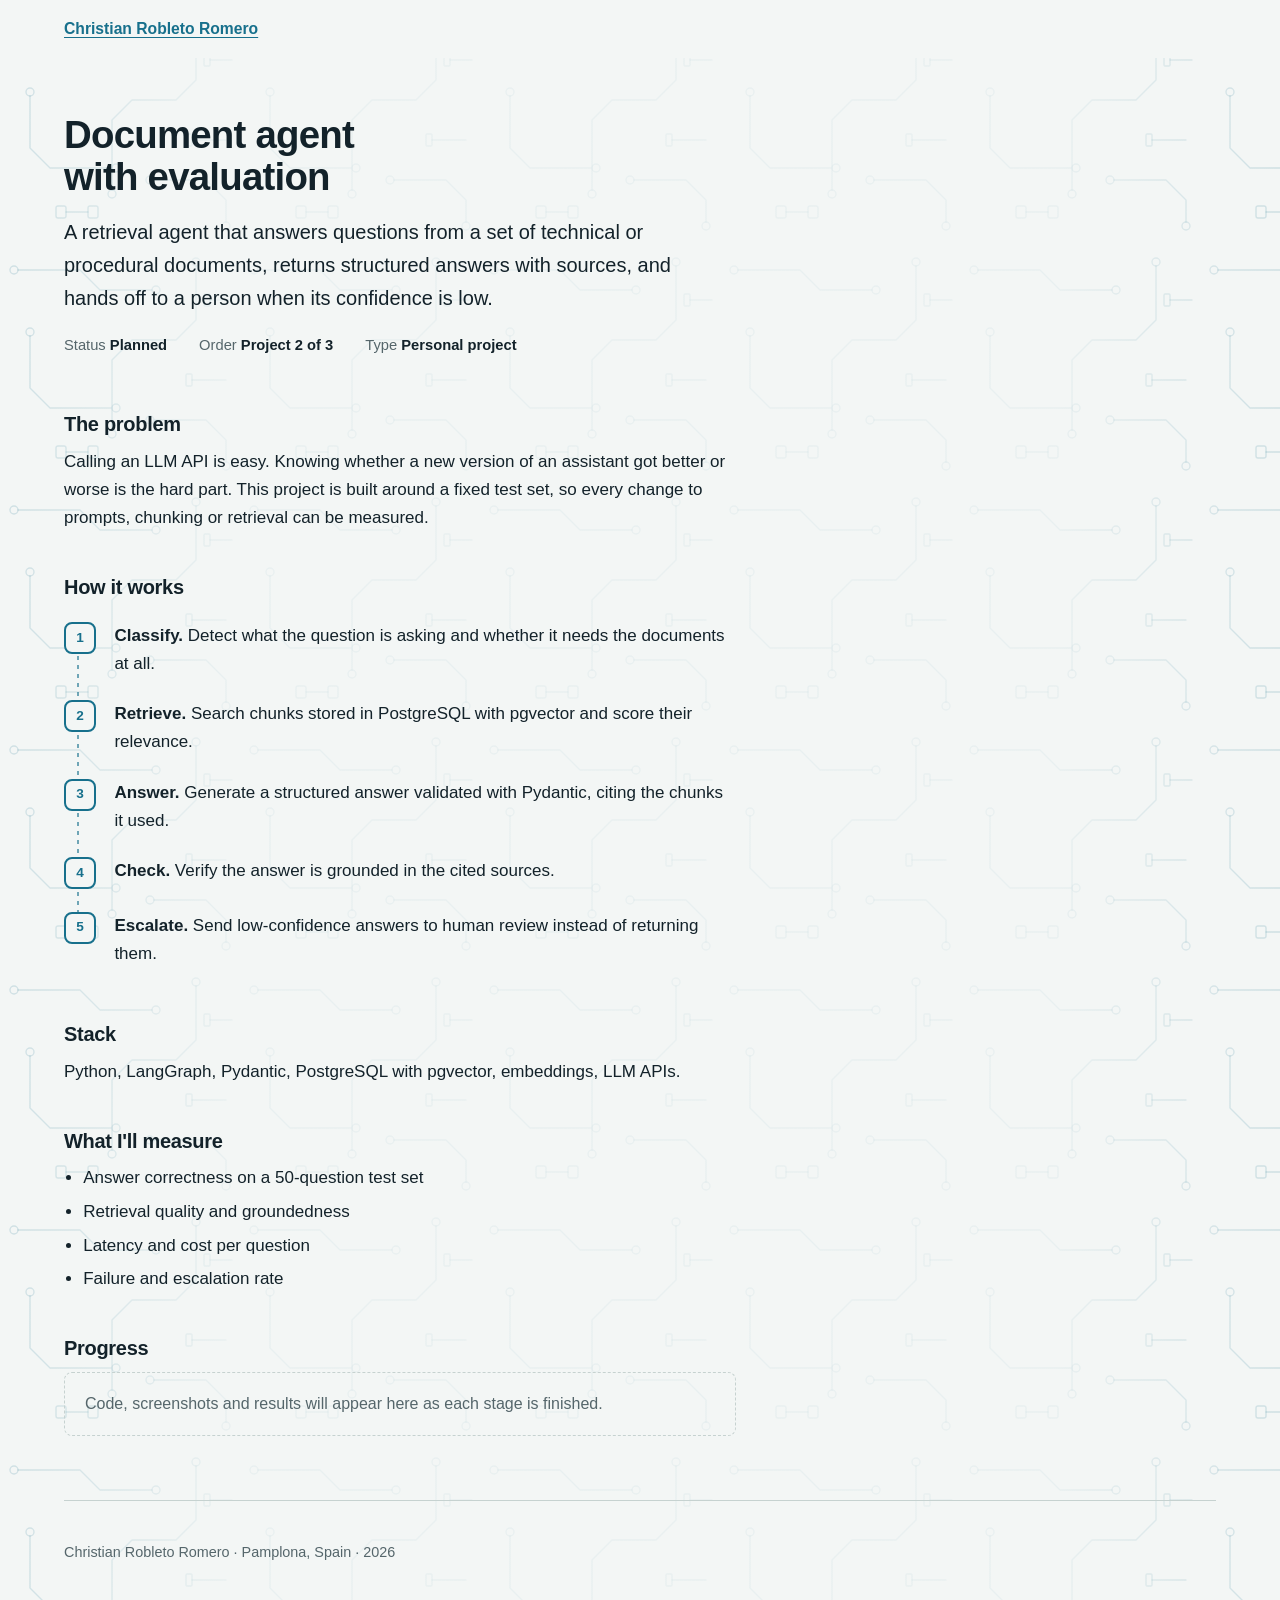
<file: agentic-rag.html>
<!doctype html>
<html lang="en">
<head>
<meta charset="utf-8">
<meta name="viewport" content="width=device-width, initial-scale=1, viewport-fit=cover">
<title>Document agent with evaluation</title>
<link rel="preconnect" href="https://fonts.googleapis.com">
<link rel="preconnect" href="https://fonts.gstatic.com" crossorigin>
<link rel="stylesheet" href="https://fonts.googleapis.com/css2?family=Schibsted+Grotesk:wght@500;600;700;800&family=Source+Serif+4:ital,opsz,wght@0,8..60,400;0,8..60,600;1,8..60,400&display=swap">
<link rel="stylesheet" href="../styles.css">
</head>
<body>
<div class="wrap">
<header class="site-head">
  <a class="back" href="../index.html">Christian Robleto Romero</a>
</header>
<main>
<section class="proj-hero">
  <h1>Document agent with evaluation</h1>
  <p class="lede">A retrieval agent that answers questions from a set of technical or procedural documents, returns structured answers with sources, and hands off to a person when its confidence is low.</p>
  <div class="facts"><span>Status <b>Planned</b></span><span>Order <b>Project 2 of 3</b></span><span>Type <b>Personal project</b></span></div>
</section>
<div class="prose">
  <section><h2>The problem</h2><p>Calling an LLM API is easy. Knowing whether a new version of an assistant got better or worse is the hard part. This project is built around a fixed test set, so every change to prompts, chunking or retrieval can be measured.</p></section>
  <section><h2>How it works</h2><ol class="flow"><li><span><b>Classify.</b> Detect what the question is asking and whether it needs the documents at all.</span></li><li><span><b>Retrieve.</b> Search chunks stored in PostgreSQL with pgvector and score their relevance.</span></li><li><span><b>Answer.</b> Generate a structured answer validated with Pydantic, citing the chunks it used.</span></li><li><span><b>Check.</b> Verify the answer is grounded in the cited sources.</span></li><li><span><b>Escalate.</b> Send low-confidence answers to human review instead of returning them.</span></li></ol></section>
  <section><h2>Stack</h2><p>Python, LangGraph, Pydantic, PostgreSQL with pgvector, embeddings, LLM APIs.</p></section>
  <section><h2>What I'll measure</h2><ul class="checks"><li>Answer correctness on a 50-question test set</li><li>Retrieval quality and groundedness</li><li>Latency and cost per question</li><li>Failure and escalation rate</li></ul></section>
  <section><h2>Progress</h2><p class="empty">Code, screenshots and results will appear here as each stage is finished.</p></section>
</div>
</main>
<footer>Christian Robleto Romero · Pamplona, Spain · 2026</footer>
</div>
</body>
</html>
</file>
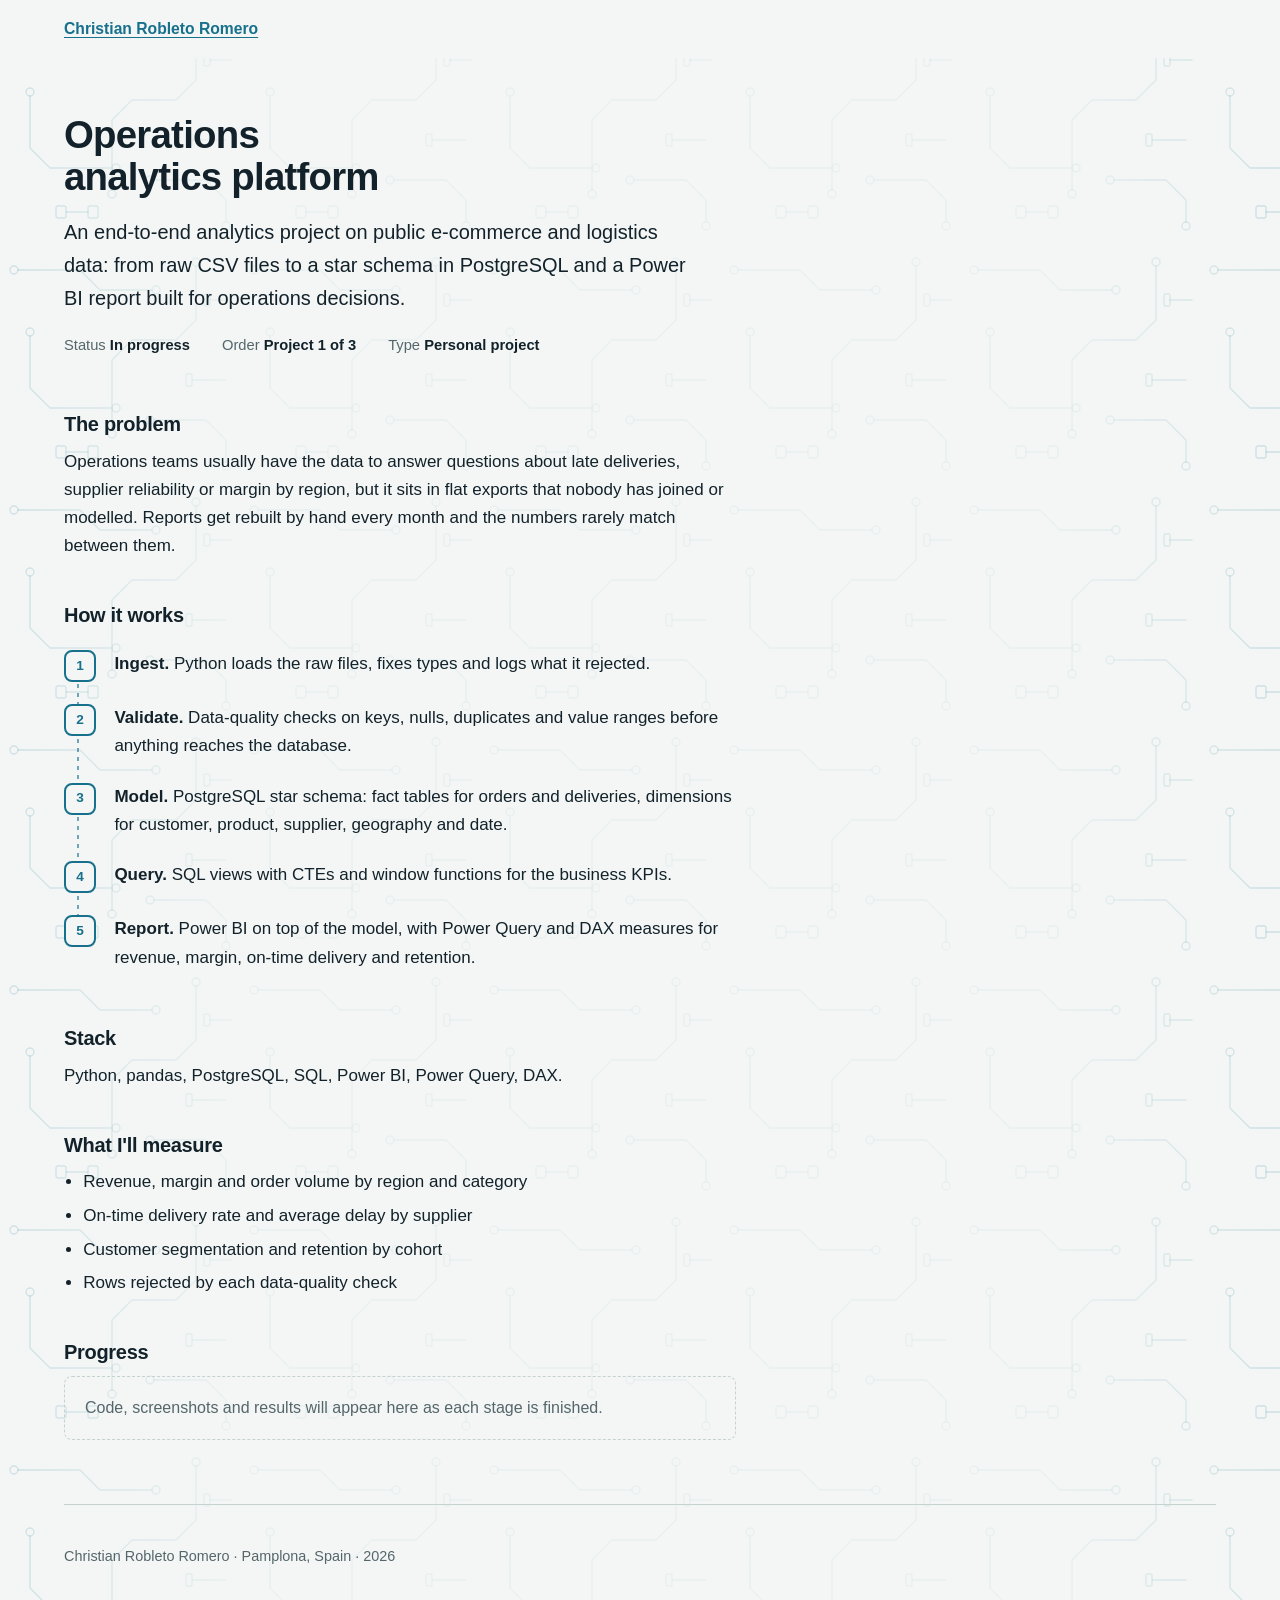
<file: analytics.html>
<!doctype html>
<html lang="en">
<head>
<meta charset="utf-8">
<meta name="viewport" content="width=device-width, initial-scale=1, viewport-fit=cover">
<title>Operations analytics platform</title>
<link rel="preconnect" href="https://fonts.googleapis.com">
<link rel="preconnect" href="https://fonts.gstatic.com" crossorigin>
<link rel="stylesheet" href="https://fonts.googleapis.com/css2?family=Schibsted+Grotesk:wght@500;600;700;800&family=Source+Serif+4:ital,opsz,wght@0,8..60,400;0,8..60,600;1,8..60,400&display=swap">
<link rel="stylesheet" href="../styles.css">
</head>
<body>
<div class="wrap">
<header class="site-head">
  <a class="back" href="../index.html">Christian Robleto Romero</a>
</header>
<main>
<section class="proj-hero">
  <h1>Operations analytics platform</h1>
  <p class="lede">An end-to-end analytics project on public e-commerce and logistics data: from raw CSV files to a star schema in PostgreSQL and a Power BI report built for operations decisions.</p>
  <div class="facts"><span>Status <b>In progress</b></span><span>Order <b>Project 1 of 3</b></span><span>Type <b>Personal project</b></span></div>
</section>
<div class="prose">
  <section><h2>The problem</h2><p>Operations teams usually have the data to answer questions about late deliveries, supplier reliability or margin by region, but it sits in flat exports that nobody has joined or modelled. Reports get rebuilt by hand every month and the numbers rarely match between them.</p></section>
  <section><h2>How it works</h2><ol class="flow"><li><span><b>Ingest.</b> Python loads the raw files, fixes types and logs what it rejected.</span></li><li><span><b>Validate.</b> Data-quality checks on keys, nulls, duplicates and value ranges before anything reaches the database.</span></li><li><span><b>Model.</b> PostgreSQL star schema: fact tables for orders and deliveries, dimensions for customer, product, supplier, geography and date.</span></li><li><span><b>Query.</b> SQL views with CTEs and window functions for the business KPIs.</span></li><li><span><b>Report.</b> Power BI on top of the model, with Power Query and DAX measures for revenue, margin, on-time delivery and retention.</span></li></ol></section>
  <section><h2>Stack</h2><p>Python, pandas, PostgreSQL, SQL, Power BI, Power Query, DAX.</p></section>
  <section><h2>What I'll measure</h2><ul class="checks"><li>Revenue, margin and order volume by region and category</li><li>On-time delivery rate and average delay by supplier</li><li>Customer segmentation and retention by cohort</li><li>Rows rejected by each data-quality check</li></ul></section>
  <section><h2>Progress</h2><p class="empty">Code, screenshots and results will appear here as each stage is finished.</p></section>
</div>
</main>
<footer>Christian Robleto Romero · Pamplona, Spain · 2026</footer>
</div>
</body>
</html>
</file>
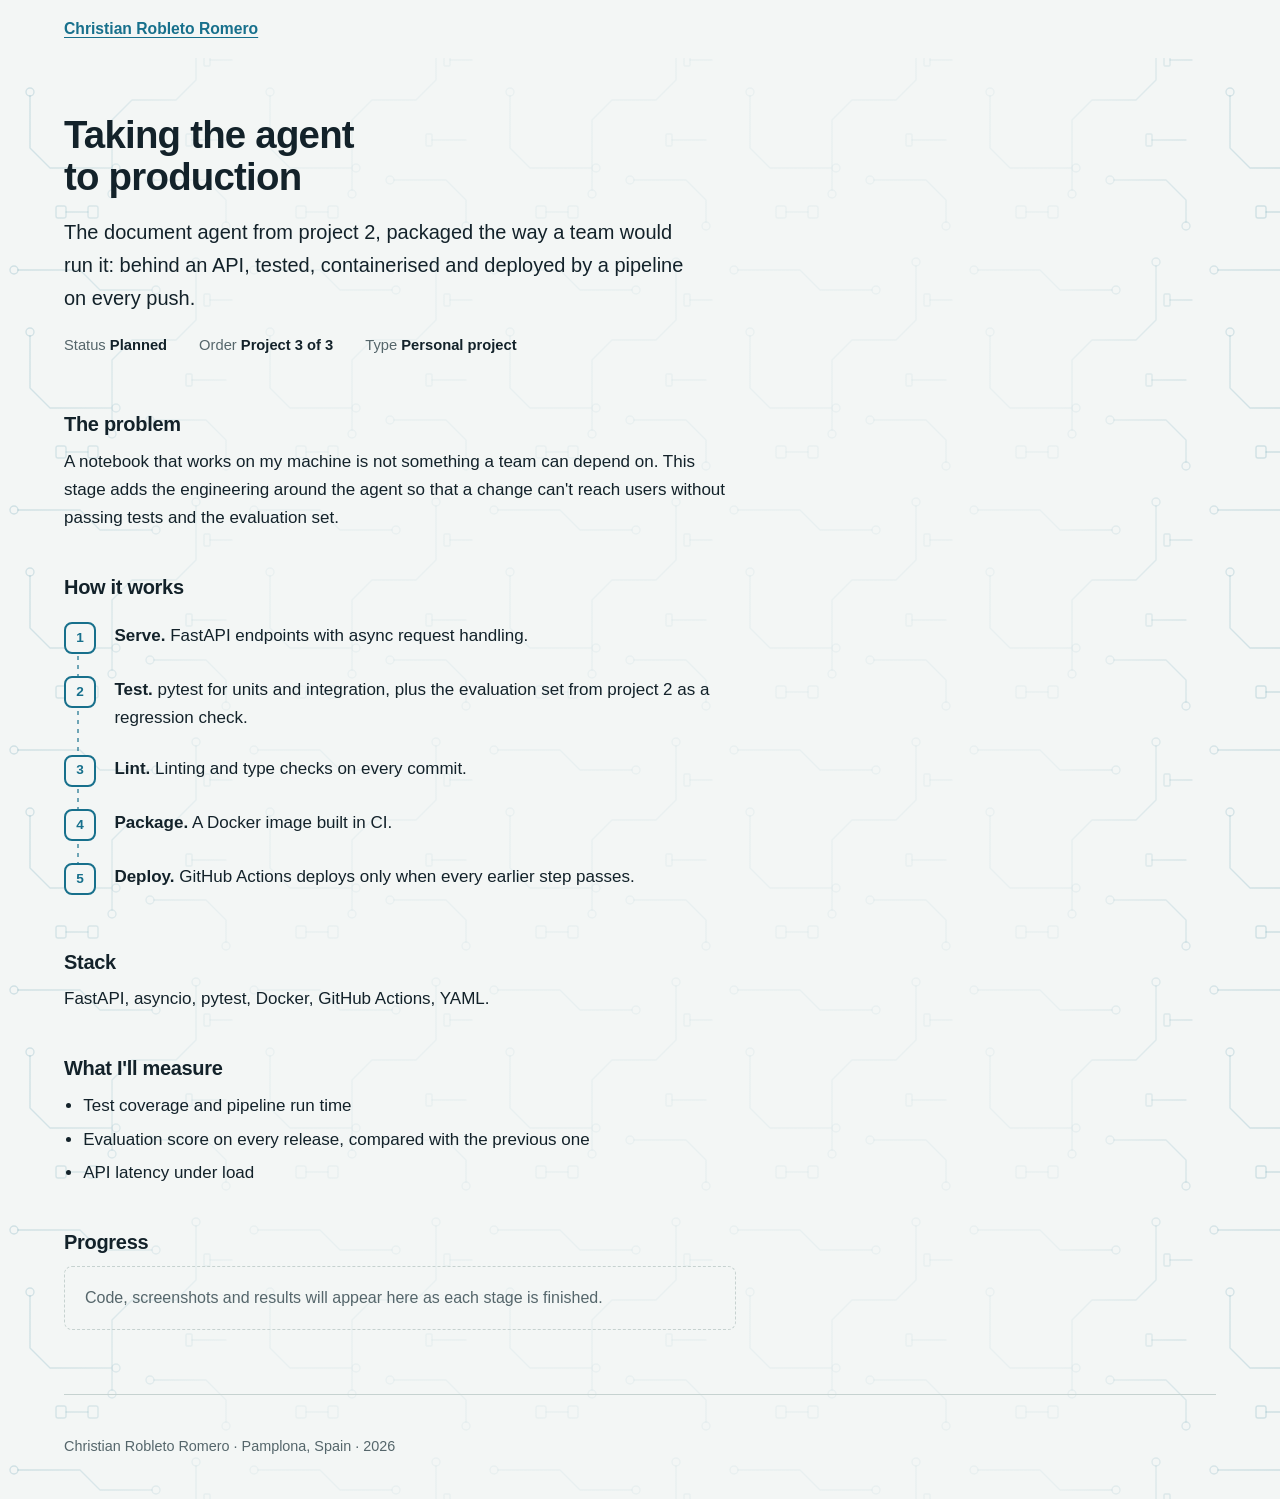
<file: production.html>
<!doctype html>
<html lang="en">
<head>
<meta charset="utf-8">
<meta name="viewport" content="width=device-width, initial-scale=1, viewport-fit=cover">
<title>Taking the agent to production</title>
<link rel="preconnect" href="https://fonts.googleapis.com">
<link rel="preconnect" href="https://fonts.gstatic.com" crossorigin>
<link rel="stylesheet" href="https://fonts.googleapis.com/css2?family=Schibsted+Grotesk:wght@500;600;700;800&family=Source+Serif+4:ital,opsz,wght@0,8..60,400;0,8..60,600;1,8..60,400&display=swap">
<link rel="stylesheet" href="../styles.css">
</head>
<body>
<div class="wrap">
<header class="site-head">
  <a class="back" href="../index.html">Christian Robleto Romero</a>
</header>
<main>
<section class="proj-hero">
  <h1>Taking the agent to production</h1>
  <p class="lede">The document agent from project 2, packaged the way a team would run it: behind an API, tested, containerised and deployed by a pipeline on every push.</p>
  <div class="facts"><span>Status <b>Planned</b></span><span>Order <b>Project 3 of 3</b></span><span>Type <b>Personal project</b></span></div>
</section>
<div class="prose">
  <section><h2>The problem</h2><p>A notebook that works on my machine is not something a team can depend on. This stage adds the engineering around the agent so that a change can't reach users without passing tests and the evaluation set.</p></section>
  <section><h2>How it works</h2><ol class="flow"><li><span><b>Serve.</b> FastAPI endpoints with async request handling.</span></li><li><span><b>Test.</b> pytest for units and integration, plus the evaluation set from project 2 as a regression check.</span></li><li><span><b>Lint.</b> Linting and type checks on every commit.</span></li><li><span><b>Package.</b> A Docker image built in CI.</span></li><li><span><b>Deploy.</b> GitHub Actions deploys only when every earlier step passes.</span></li></ol></section>
  <section><h2>Stack</h2><p>FastAPI, asyncio, pytest, Docker, GitHub Actions, YAML.</p></section>
  <section><h2>What I'll measure</h2><ul class="checks"><li>Test coverage and pipeline run time</li><li>Evaluation score on every release, compared with the previous one</li><li>API latency under load</li></ul></section>
  <section><h2>Progress</h2><p class="empty">Code, screenshots and results will appear here as each stage is finished.</p></section>
</div>
</main>
<footer>Christian Robleto Romero · Pamplona, Spain · 2026</footer>
</div>
</body>
</html>
</file>
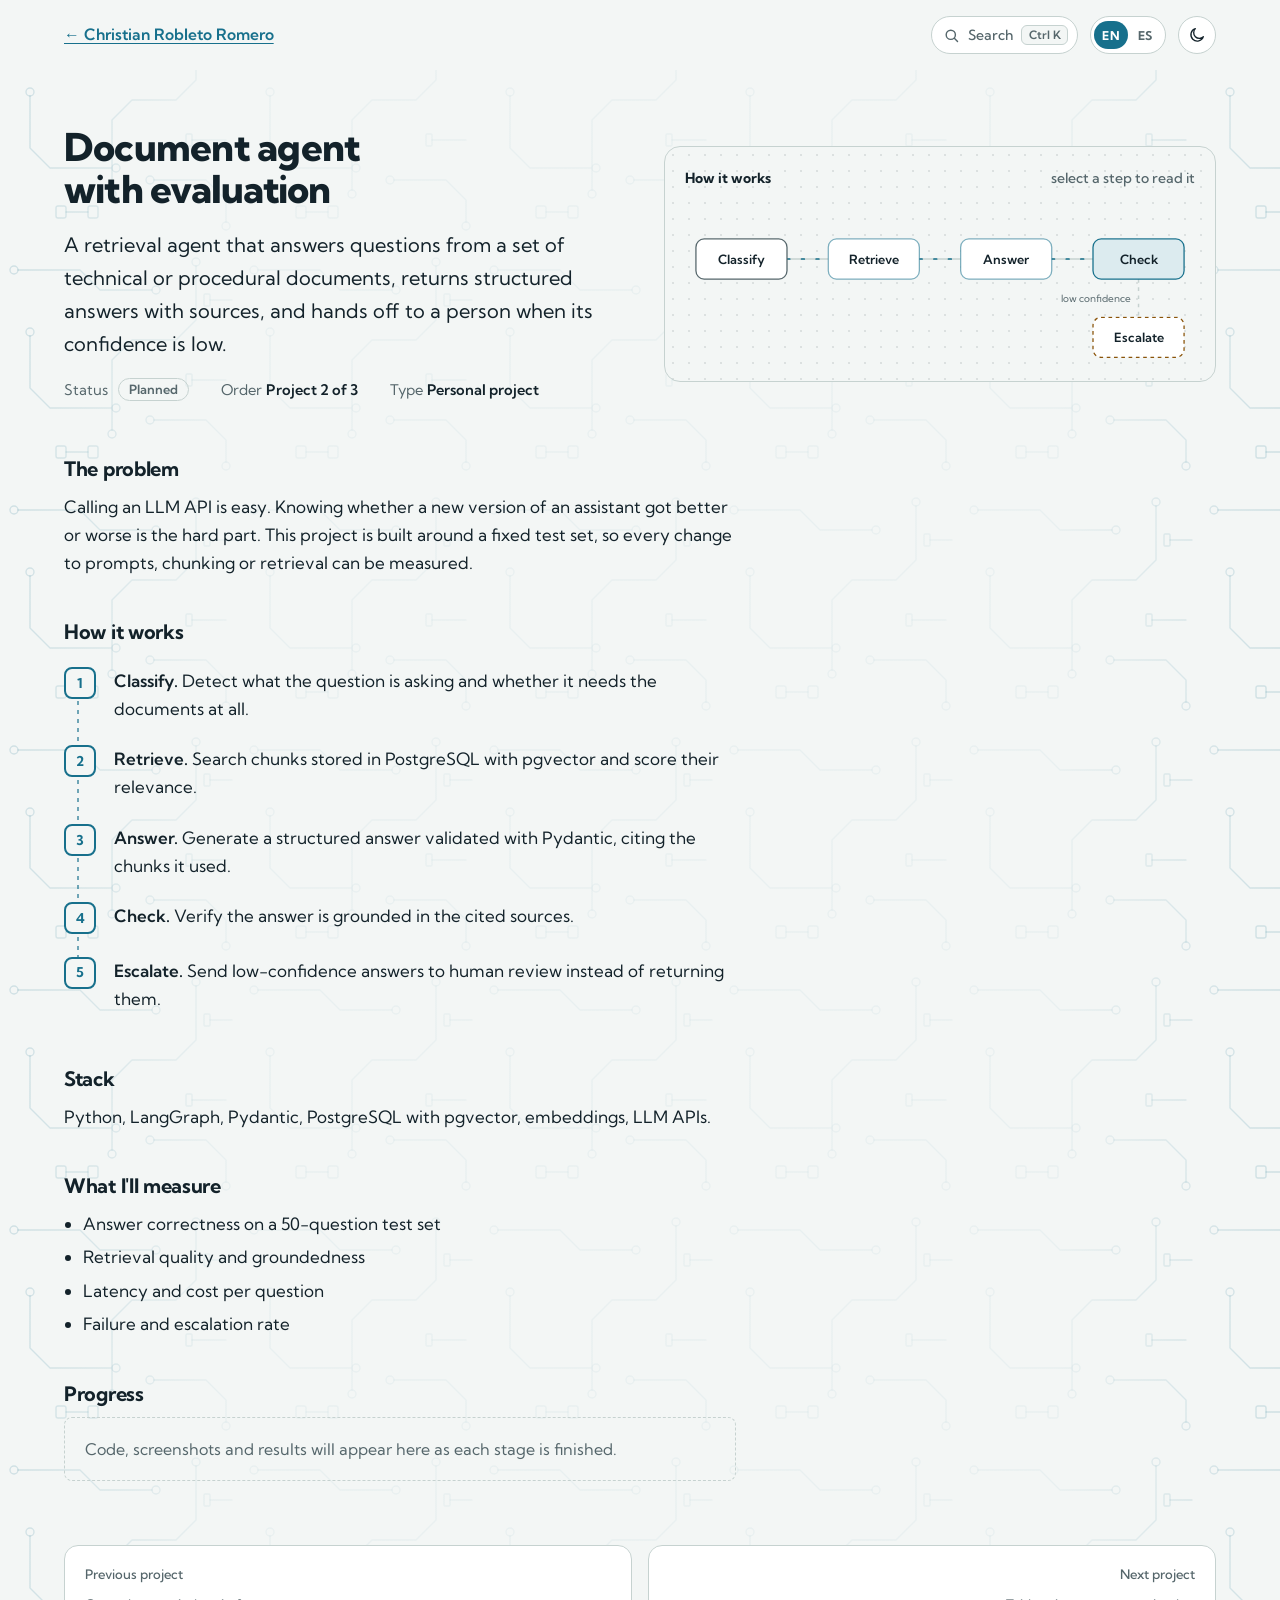
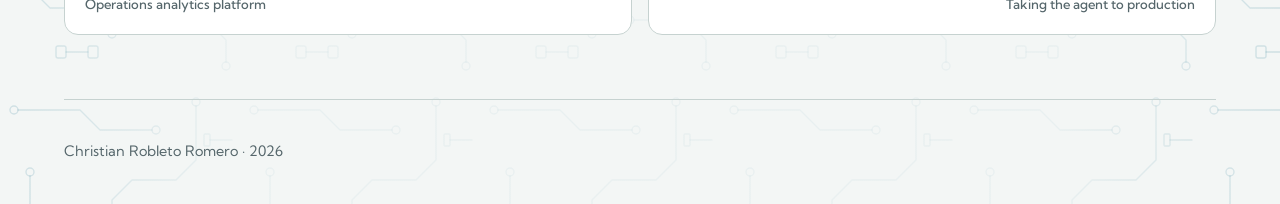
<file: projects/agentic-rag.html>
<!doctype html>
<html lang="en">
<head>
<meta charset="utf-8">
<meta name="viewport" content="width=device-width, initial-scale=1, viewport-fit=cover">
<title data-es="Agente documental con evaluación">Document agent with evaluation</title>
<link rel="preconnect" href="https://fonts.googleapis.com">
<link rel="preconnect" href="https://fonts.gstatic.com" crossorigin>
<link rel="stylesheet" href="https://fonts.googleapis.com/css2?family=Kumbh+Sans:wght@400;500;600;700;800&display=swap">
<link rel="stylesheet" href="../styles.css?v=19">
<script src="../theme.js?v=12"></script>
<script src="../site.js?v=13" defer></script>
<meta name="description" content="A retrieval agent that answers from documents with sources, measured on a fixed test set, and hands off to a person when unsure.">
<link rel="canonical" href="https://crobleto97.github.io/projects/agentic-rag.html">
<meta property="og:type" content="website">
<meta property="og:site_name" content="Christian Robleto Romero">
<meta property="og:title" content="Document agent with evaluation · Christian Robleto Romero">
<meta property="og:description" content="A retrieval agent that answers from documents with sources, measured on a fixed test set, and hands off to a person when unsure.">
<meta property="og:url" content="https://crobleto97.github.io/projects/agentic-rag.html">
<meta property="og:image" content="https://crobleto97.github.io/icons/og-card.png">
<meta property="og:image:width" content="1200">
<meta property="og:image:height" content="630">
<meta property="og:image:alt" content="Christian Robleto Romero: data pipelines and LLM systems that people use every week">
<meta property="og:locale" content="en_GB">
<meta property="og:locale:alternate" content="es_ES">
<meta name="twitter:card" content="summary_large_image">
<link rel="icon" href="../favicon.ico" sizes="32x32">
<link rel="icon" href="../icons/favicon.svg" type="image/svg+xml">
<link rel="apple-touch-icon" href="../icons/apple-touch-icon.png">
</head>
<body>
<div class="wrap">
<header class="site-head">
  <a class="back" href="../index.html#work">← Christian Robleto Romero</a>
  <div class="head-tools"><button class="cmdk-btn" type="button" aria-label="Search and jump" data-es-aria-label="Buscar en la web"><svg viewBox="0 0 24 24" aria-hidden="true"><circle cx="11" cy="11" r="6.5"/><path d="M16 16l4.5 4.5"/></svg><span><span lang="en">Search</span><span lang="es">Buscar</span></span><kbd>Ctrl K</kbd></button>
  <div class="lang-switch" role="group" aria-label="Language" data-es-aria-label="Idioma"><button type="button" data-set-lang="en" aria-pressed="true" title="English">EN</button><button type="button" data-set-lang="es" aria-pressed="false" title="Español">ES</button></div>
  <button class="theme-toggle" type="button" aria-label="Switch theme"><svg class="i-moon" viewBox="0 0 24 24" aria-hidden="true"><path d="M20.5 14.2A8.5 8.5 0 1 1 9.8 3.5a6.7 6.7 0 0 0 10.7 10.7z"/></svg><svg class="i-sun" viewBox="0 0 24 24" aria-hidden="true"><circle cx="12" cy="12" r="4.2"/><path d="M12 2.5v2.2M12 19.3v2.2M2.5 12h2.2M19.3 12h2.2M5.3 5.3l1.6 1.6M17.1 17.1l1.6 1.6M5.3 18.7l1.6-1.6M17.1 6.9l1.6-1.6"/></svg></button></div>
</header>
<main>
<section class="proj-hero">
  <h1><span lang="en">Document agent with evaluation</span><span lang="es">Agente documental con evaluación</span></h1>
  <p class="lede"><span lang="en">A retrieval agent that answers questions from a set of technical or procedural documents, returns structured answers with sources, and hands off to a person when its confidence is low.</span><span lang="es">Un agente de recuperación que responde preguntas sobre un conjunto de documentos técnicos o de procedimientos, devuelve respuestas estructuradas con fuentes y pasa el caso a una persona cuando su confianza es baja.</span></p>
  <div class="facts"><span><span lang="en">Status</span><span lang="es">Estado</span> <b class="status" data-status="planned"><span lang="en">Planned</span><span lang="es">Planificado</span></b></span><span><span lang="en">Order</span><span lang="es">Orden</span> <b><span lang="en">Project 2 of 3</span><span lang="es">Proyecto 2 de 3</span></b></span><span><span lang="en">Type</span><span lang="es">Tipo</span> <b><span lang="en">Personal project</span><span lang="es">Proyecto personal</span></b></span></div>
</section>
<div class="prose">
  <section><h2><span lang="en">The problem</span><span lang="es">El problema</span></h2><p><span lang="en">Calling an LLM API is easy. Knowing whether a new version of an assistant got better or worse is the hard part. This project is built around a fixed test set, so every change to prompts, chunking or retrieval can be measured.</span><span lang="es">Llamar a la API de un LLM es fácil. Lo difícil es saber si una nueva versión de un asistente ha mejorado o empeorado. Este proyecto gira en torno a un conjunto de pruebas fijo, así que cada cambio en los prompts, el troceado o la recuperación se puede medir.</span></p></section>
  <section><h2><span lang="en">How it works</span><span lang="es">Cómo funciona</span></h2><ol class="flow"><li><span lang="en"><b>Classify.</b> Detect what the question is asking and whether it needs the documents at all.</span><span lang="es"><b>Clasificar.</b> Detectar qué pide la pregunta y si necesita los documentos.</span></li><li><span lang="en"><b>Retrieve.</b> Search chunks stored in PostgreSQL with pgvector and score their relevance.</span><span lang="es"><b>Recuperar.</b> Buscar fragmentos guardados en PostgreSQL con pgvector y puntuar su relevancia.</span></li><li><span lang="en"><b>Answer.</b> Generate a structured answer validated with Pydantic, citing the chunks it used.</span><span lang="es"><b>Responder.</b> Generar una respuesta estructurada, validada con Pydantic, que cita los fragmentos usados.</span></li><li><span lang="en"><b>Check.</b> Verify the answer is grounded in the cited sources.</span><span lang="es"><b>Comprobar.</b> Verificar que la respuesta se apoya en las fuentes citadas.</span></li><li data-branch data-note="low confidence" data-note-es="poca confianza"><span lang="en"><b>Escalate.</b> Send low-confidence answers to human review instead of returning them.</span><span lang="es"><b>Escalar.</b> Enviar las respuestas con poca confianza a revisión humana en lugar de devolverlas.</span></li></ol></section>
  <section><h2>Stack</h2><p><span lang="en">Python, LangGraph, Pydantic, PostgreSQL with pgvector, embeddings, LLM APIs.</span><span lang="es">Python, LangGraph, Pydantic, PostgreSQL con pgvector, embeddings, APIs de LLM.</span></p></section>
  <section><h2><span lang="en">What I'll measure</span><span lang="es">Qué voy a medir</span></h2><ul class="checks"><li><span lang="en">Answer correctness on a 50-question test set</span><span lang="es">Exactitud de las respuestas en un conjunto de 50 preguntas</span></li><li><span lang="en">Retrieval quality and groundedness</span><span lang="es">Calidad de la recuperación y grado de fundamentación</span></li><li><span lang="en">Latency and cost per question</span><span lang="es">Latencia y coste por pregunta</span></li><li><span lang="en">Failure and escalation rate</span><span lang="es">Tasa de fallos y de escalado</span></li></ul></section>
  <section><h2><span lang="en">Progress</span><span lang="es">Avance</span></h2><p class="empty"><span lang="en">Code, screenshots and results will appear here as each stage is finished.</span><span lang="es">El código, las capturas y los resultados aparecerán aquí a medida que termine cada etapa.</span></p></section>
</div>
<nav class="proj-nav" aria-label="More projects" data-es-aria-label="Más proyectos"><a class="pn prev" href="analytics.html"><span><span lang="en">Previous project</span><span lang="es">Proyecto anterior</span></span><b><span lang="en">Operations analytics platform</span><span lang="es">Plataforma de analítica de operaciones</span></b></a><a class="pn next" href="production.html"><span><span lang="en">Next project</span><span lang="es">Siguiente proyecto</span></span><b><span lang="en">Taking the agent to production</span><span lang="es">Llevar el agente a producción</span></b></a></nav>
</main>
<footer><span lang="en">Christian Robleto Romero · 2026</span><span lang="es">Christian Robleto Romero · 2026</span></footer>
</div>
</body>
</html>
</file>
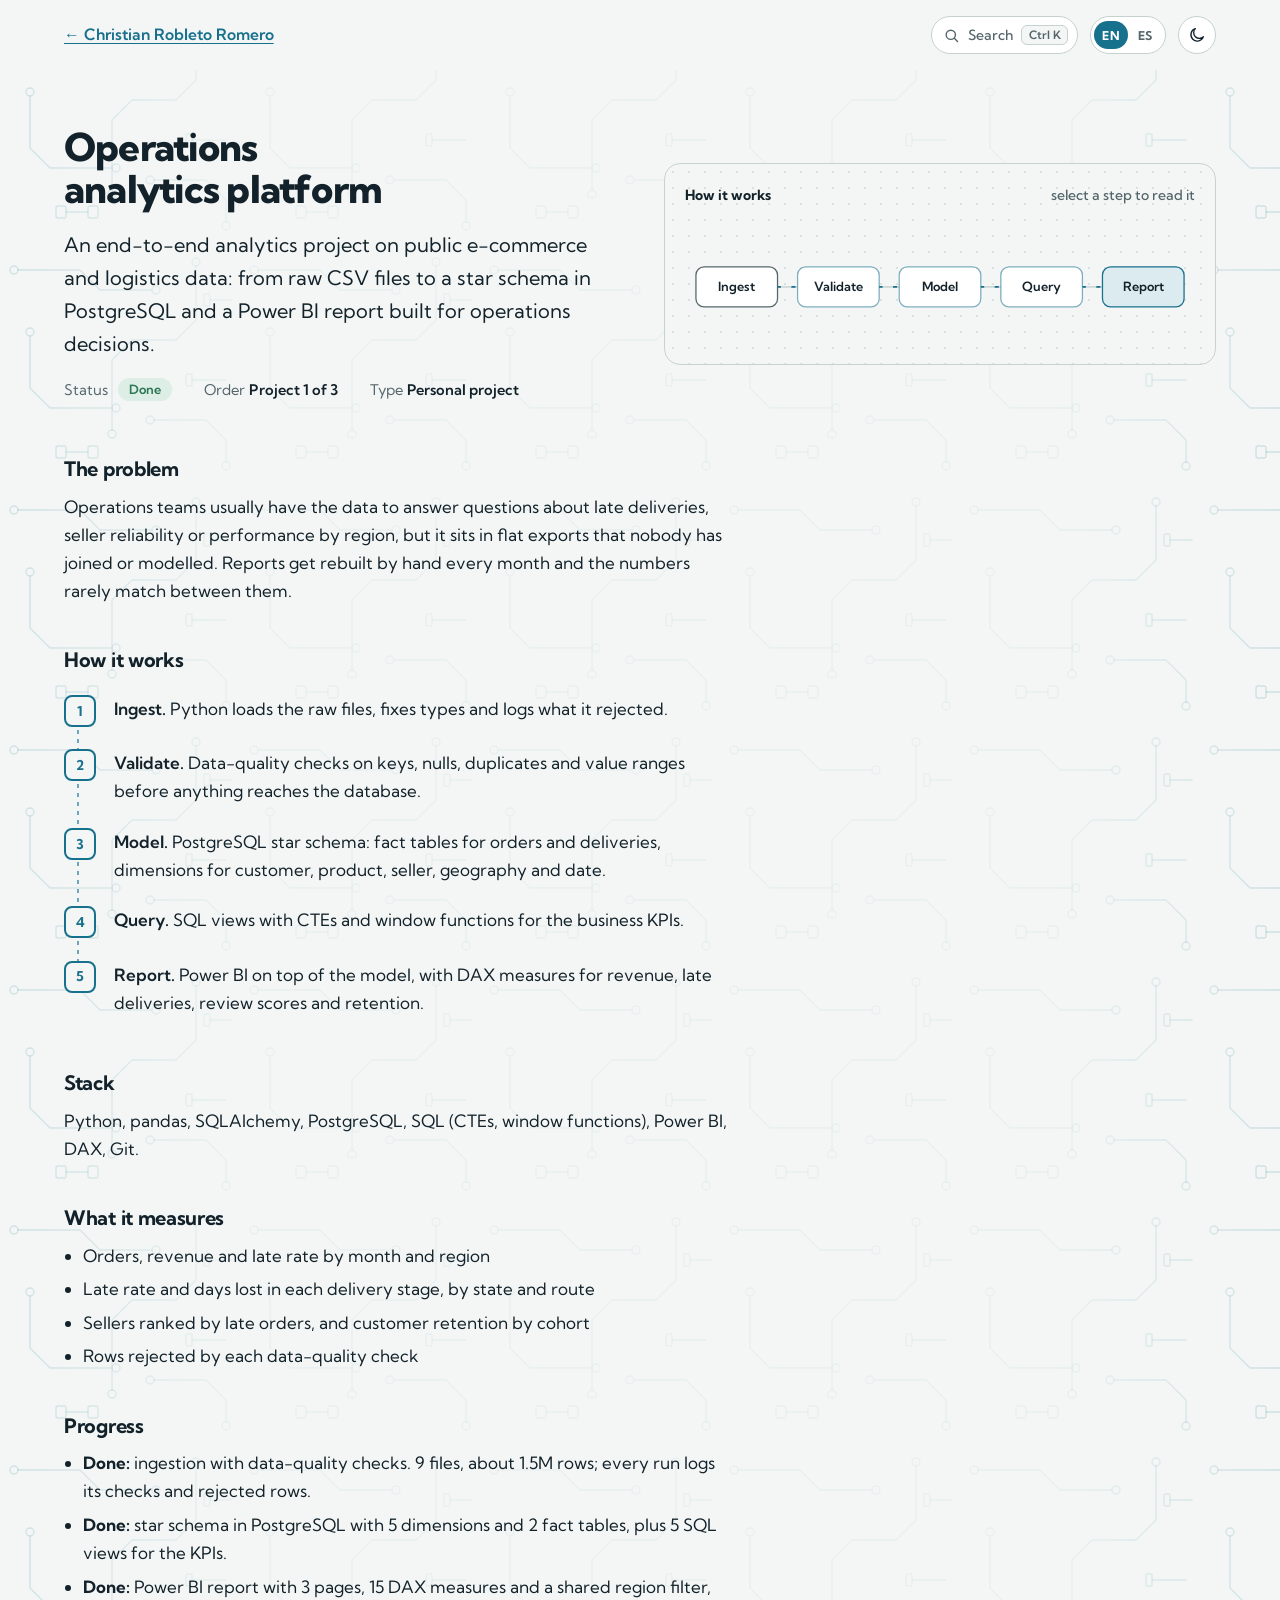
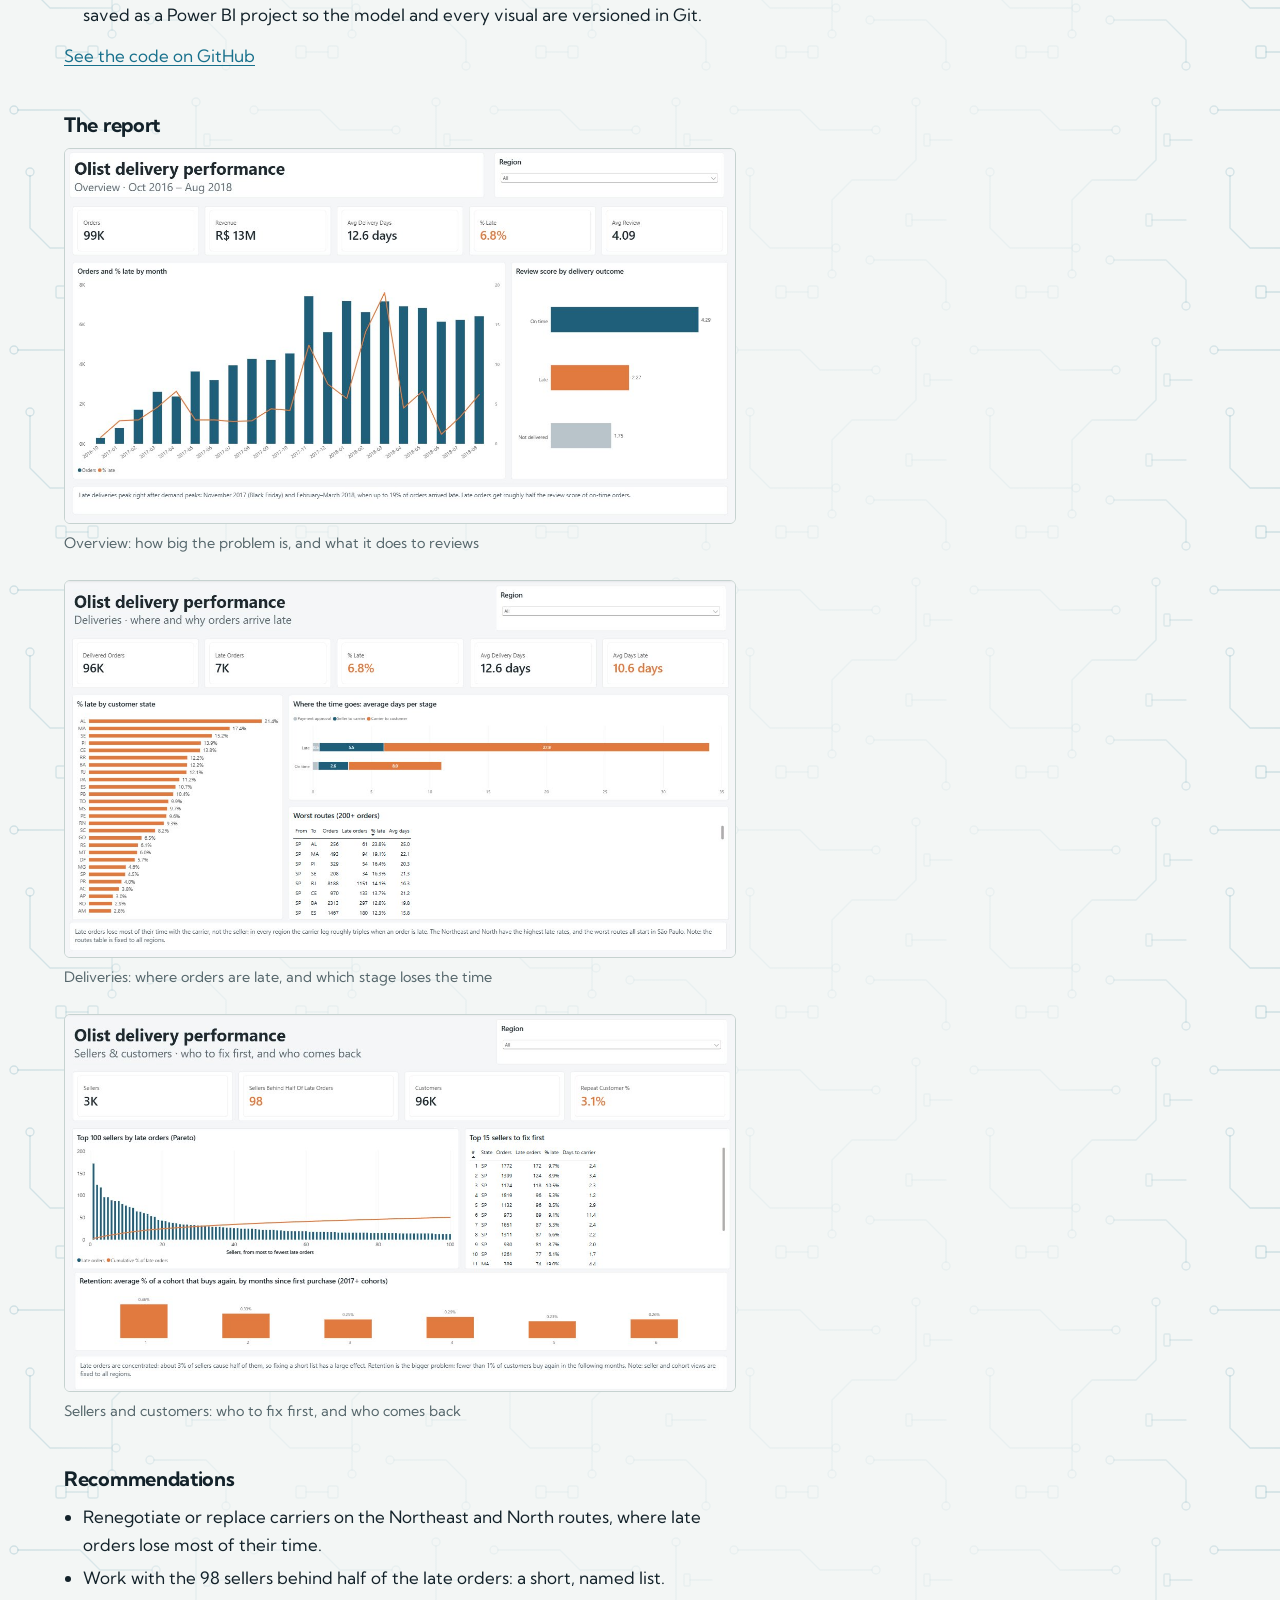
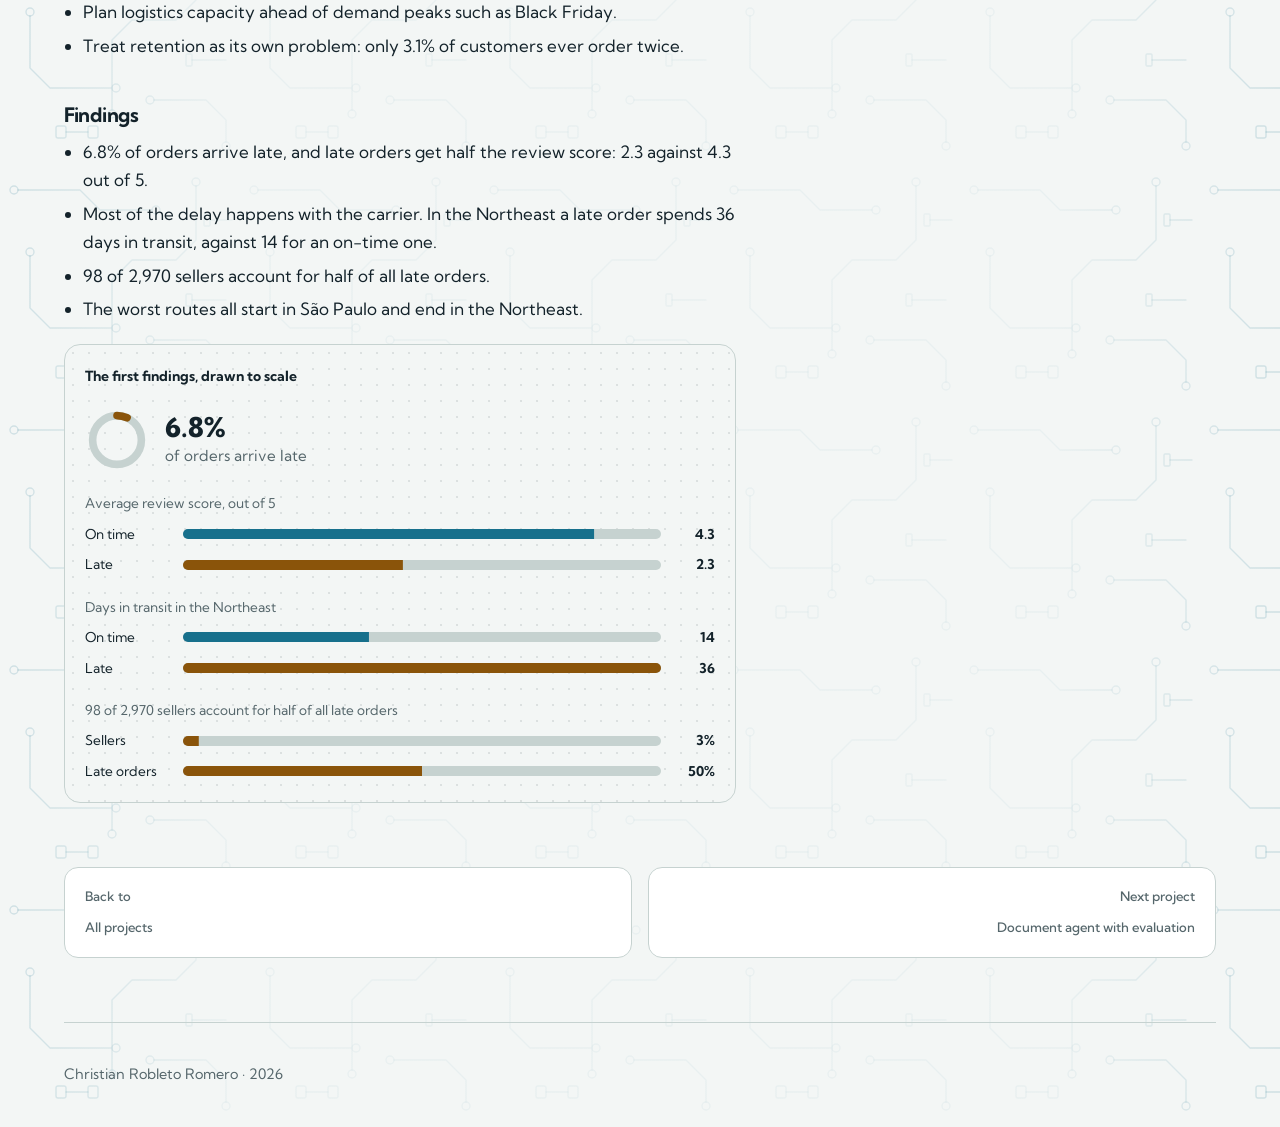
<file: projects/analytics.html>
<!doctype html>
<html lang="en">
<head>
<meta charset="utf-8">
<meta name="viewport" content="width=device-width, initial-scale=1, viewport-fit=cover">
<title data-es="Plataforma de analítica de operaciones">Operations analytics platform</title>
<link rel="preconnect" href="https://fonts.googleapis.com">
<link rel="preconnect" href="https://fonts.gstatic.com" crossorigin>
<link rel="stylesheet" href="https://fonts.googleapis.com/css2?family=Kumbh+Sans:wght@400;500;600;700;800&display=swap">
<link rel="stylesheet" href="../styles.css?v=19">
<script src="../theme.js?v=12"></script>
<script src="../site.js?v=13" defer></script>
<meta name="description" content="From raw CSV files to a PostgreSQL star schema and a Power BI report built for operations decisions.">
<link rel="canonical" href="https://crobleto97.github.io/projects/analytics.html">
<meta property="og:type" content="website">
<meta property="og:site_name" content="Christian Robleto Romero">
<meta property="og:title" content="Operations analytics platform · Christian Robleto Romero">
<meta property="og:description" content="From raw CSV files to a PostgreSQL star schema and a Power BI report built for operations decisions.">
<meta property="og:url" content="https://crobleto97.github.io/projects/analytics.html">
<meta property="og:image" content="https://crobleto97.github.io/icons/og-card.png">
<meta property="og:image:width" content="1200">
<meta property="og:image:height" content="630">
<meta property="og:image:alt" content="Christian Robleto Romero: data pipelines and LLM systems that people use every week">
<meta property="og:locale" content="en_GB">
<meta property="og:locale:alternate" content="es_ES">
<meta name="twitter:card" content="summary_large_image">
<link rel="icon" href="../favicon.ico" sizes="32x32">
<link rel="icon" href="../icons/favicon.svg" type="image/svg+xml">
<link rel="apple-touch-icon" href="../icons/apple-touch-icon.png">
</head>
<body>
<div class="wrap">
<header class="site-head">
  <a class="back" href="../index.html#work">← Christian Robleto Romero</a>
  <div class="head-tools"><button class="cmdk-btn" type="button" aria-label="Search and jump" data-es-aria-label="Buscar en la web"><svg viewBox="0 0 24 24" aria-hidden="true"><circle cx="11" cy="11" r="6.5"/><path d="M16 16l4.5 4.5"/></svg><span><span lang="en">Search</span><span lang="es">Buscar</span></span><kbd>Ctrl K</kbd></button>
  <div class="lang-switch" role="group" aria-label="Language" data-es-aria-label="Idioma"><button type="button" data-set-lang="en" aria-pressed="true" title="English">EN</button><button type="button" data-set-lang="es" aria-pressed="false" title="Español">ES</button></div>
  <button class="theme-toggle" type="button" aria-label="Switch theme"><svg class="i-moon" viewBox="0 0 24 24" aria-hidden="true"><path d="M20.5 14.2A8.5 8.5 0 1 1 9.8 3.5a6.7 6.7 0 0 0 10.7 10.7z"/></svg><svg class="i-sun" viewBox="0 0 24 24" aria-hidden="true"><circle cx="12" cy="12" r="4.2"/><path d="M12 2.5v2.2M12 19.3v2.2M2.5 12h2.2M19.3 12h2.2M5.3 5.3l1.6 1.6M17.1 17.1l1.6 1.6M5.3 18.7l1.6-1.6M17.1 6.9l1.6-1.6"/></svg></button></div>
</header>
<main>
<section class="proj-hero">
  <h1><span lang="en">Operations analytics platform</span><span lang="es">Plataforma de analítica de operaciones</span></h1>
  <p class="lede"><span lang="en">An end-to-end analytics project on public e-commerce and logistics data: from raw CSV files to a star schema in PostgreSQL and a Power BI report built for operations decisions.</span><span lang="es">Un proyecto de analítica de principio a fin con datos públicos de e-commerce y logística: de archivos CSV en bruto a un esquema en estrella en PostgreSQL y un informe de Power BI pensado para decidir en operaciones.</span></p>
  <div class="facts"><span><span lang="en">Status</span><span lang="es">Estado</span> <b class="status" data-status="done"><span lang="en">Done</span><span lang="es">Terminado</span></b></span><span><span lang="en">Order</span><span lang="es">Orden</span> <b><span lang="en">Project 1 of 3</span><span lang="es">Proyecto 1 de 3</span></b></span><span><span lang="en">Type</span><span lang="es">Tipo</span> <b><span lang="en">Personal project</span><span lang="es">Proyecto personal</span></b></span></div>
</section>
<div class="prose">
  <section><h2><span lang="en">The problem</span><span lang="es">El problema</span></h2><p><span lang="en">Operations teams usually have the data to answer questions about late deliveries, seller reliability or performance by region, but it sits in flat exports that nobody has joined or modelled. Reports get rebuilt by hand every month and the numbers rarely match between them.</span><span lang="es">Los equipos de operaciones suelen tener los datos para responder preguntas sobre entregas con retraso, fiabilidad de vendedores o rendimiento por región, pero están en exportaciones planas que nadie ha unido ni modelado. Los informes se rehacen a mano cada mes y las cifras casi nunca coinciden entre ellos.</span></p></section>
  <section><h2><span lang="en">How it works</span><span lang="es">Cómo funciona</span></h2><ol class="flow"><li><span lang="en"><b>Ingest.</b> Python loads the raw files, fixes types and logs what it rejected.</span><span lang="es"><b>Ingesta.</b> Python carga los archivos en bruto, corrige los tipos y registra lo que rechaza.</span></li><li><span lang="en"><b>Validate.</b> Data-quality checks on keys, nulls, duplicates and value ranges before anything reaches the database.</span><span lang="es"><b>Validación.</b> Comprobaciones de calidad de claves, nulos, duplicados y rangos de valores antes de que nada llegue a la base de datos.</span></li><li><span lang="en"><b>Model.</b> PostgreSQL star schema: fact tables for orders and deliveries, dimensions for customer, product, seller, geography and date.</span><span lang="es"><b>Modelo.</b> Esquema en estrella en PostgreSQL: tablas de hechos de pedidos y entregas, y dimensiones de cliente, producto, vendedor, geografía y fecha.</span></li><li><span lang="en"><b>Query.</b> SQL views with CTEs and window functions for the business KPIs.</span><span lang="es"><b>Consulta.</b> Vistas SQL con CTE y funciones de ventana para los KPIs del negocio.</span></li><li><span lang="en"><b>Report.</b> Power BI on top of the model, with DAX measures for revenue, late deliveries, review scores and retention.</span><span lang="es"><b>Informe.</b> Power BI sobre el modelo, con medidas DAX de ingresos, retrasos, valoraciones y retención.</span></li></ol></section>
  <section><h2>Stack</h2><p>Python, pandas, SQLAlchemy, PostgreSQL, SQL (CTEs, window functions), Power BI, DAX, Git.</p></section>
  <section><h2><span lang="en">What it measures</span><span lang="es">Qué mide</span></h2><ul class="checks"><li><span lang="en">Orders, revenue and late rate by month and region</span><span lang="es">Pedidos, ingresos y tasa de retraso por mes y región</span></li><li><span lang="en">Late rate and days lost in each delivery stage, by state and route</span><span lang="es">Tasa de retraso y días perdidos en cada etapa de la entrega, por estado y ruta</span></li><li><span lang="en">Sellers ranked by late orders, and customer retention by cohort</span><span lang="es">Vendedores ordenados por retrasos y retención de clientes por cohorte</span></li><li><span lang="en">Rows rejected by each data-quality check</span><span lang="es">Filas rechazadas por cada comprobación de calidad</span></li></ul></section>
  <section><h2><span lang="en">Progress</span><span lang="es">Avance</span></h2>
    <ul class="checks">
      <li><span lang="en"><b>Done:</b> ingestion with data-quality checks. 9 files, about 1.5M rows; every run logs its checks and rejected rows.</span><span lang="es"><b>Hecho:</b> ingesta con comprobaciones de calidad. 9 archivos y cerca de 1,5 millones de filas; cada ejecución registra sus comprobaciones y las filas rechazadas.</span></li>
      <li><span lang="en"><b>Done:</b> star schema in PostgreSQL with 5 dimensions and 2 fact tables, plus 5 SQL views for the KPIs.</span><span lang="es"><b>Hecho:</b> esquema en estrella en PostgreSQL con 5 dimensiones y 2 tablas de hechos, más 5 vistas SQL para los KPIs.</span></li>
      <li><span lang="en"><b>Done:</b> Power BI report with 3 pages, 15 DAX measures and a shared region filter, saved as a Power BI project so the model and every visual are versioned in Git.</span><span lang="es"><b>Hecho:</b> informe de Power BI de 3 páginas, con 15 medidas DAX y un filtro de región compartido, guardado como proyecto de Power BI para que el modelo y cada visual estén versionados en Git.</span></li>
    </ul>
    <p><a href="https://github.com/crobleto97/ops-analytics-olist"><span lang="en">See the code on GitHub</span><span lang="es">Ver el código en GitHub</span></a></p>
  </section>
  <section><h2><span lang="en">The report</span><span lang="es">El informe</span></h2>
    <div class="shots">
      <figure><a href="img/olist-overview.jpg"><img src="img/olist-overview.jpg" width="1301" height="726" loading="lazy" alt="Overview page: orders, revenue, average delivery days, 6.8% late and 4.09 average review; monthly orders with the late rate; review score by delivery outcome." data-es-alt="Página de resumen: pedidos, ingresos, días medios de entrega, 6,8 % con retraso y valoración media de 4,09; pedidos mensuales con la tasa de retraso; valoración según el resultado de la entrega."></a><figcaption><span lang="en">Overview: how big the problem is, and what it does to reviews</span><span lang="es">Resumen: el tamaño del problema y su efecto en las valoraciones</span></figcaption></figure>
      <figure><a href="img/olist-deliveries.jpg"><img src="img/olist-deliveries.jpg" width="1297" height="728" loading="lazy" alt="Deliveries page: late rate by customer state, average days per delivery stage for late and on-time orders, and the worst routes." data-es-alt="Página de entregas: tasa de retraso por estado del cliente, días medios por etapa en pedidos tarde y a tiempo, y las peores rutas."></a><figcaption><span lang="en">Deliveries: where orders are late, and which stage loses the time</span><span lang="es">Entregas: dónde llegan tarde y en qué etapa se pierde el tiempo</span></figcaption></figure>
      <figure><a href="img/olist-sellers.jpg"><img src="img/olist-sellers.jpg" width="1295" height="727" loading="lazy" alt="Sellers and customers page: Pareto of the top 100 sellers by late orders, the 15 sellers to fix first, and retention by months since first purchase." data-es-alt="Página de vendedores y clientes: Pareto de los 100 vendedores con más retrasos, los 15 a atacar primero y la retención por meses desde la primera compra."></a><figcaption><span lang="en">Sellers and customers: who to fix first, and who comes back</span><span lang="es">Vendedores y clientes: a quién atacar primero y quién vuelve</span></figcaption></figure>
    </div>
  </section>
  <section><h2><span lang="en">Recommendations</span><span lang="es">Recomendaciones</span></h2>
    <ul class="checks">
      <li><span lang="en">Renegotiate or replace carriers on the Northeast and North routes, where late orders lose most of their time.</span><span lang="es">Renegociar o cambiar de transportista en las rutas al Nordeste y al Norte, donde los pedidos tarde pierden la mayor parte del tiempo.</span></li>
      <li><span lang="en">Work with the 98 sellers behind half of the late orders: a short, named list.</span><span lang="es">Trabajar con los 98 vendedores que causan la mitad de los retrasos: una lista corta y con nombres.</span></li>
      <li><span lang="en">Plan logistics capacity ahead of demand peaks such as Black Friday.</span><span lang="es">Planificar la capacidad logística antes de los picos de demanda, como el Black Friday.</span></li>
      <li><span lang="en">Treat retention as its own problem: only 3.1% of customers ever order twice.</span><span lang="es">Tratar la retención como un problema aparte: solo el 3,1 % de los clientes repite compra.</span></li>
    </ul>
  </section>
  <section><h2><span lang="en">Findings</span><span lang="es">Hallazgos</span></h2>
    <ul class="checks">
      <li><span lang="en">6.8% of orders arrive late, and late orders get half the review score: 2.3 against 4.3 out of 5.</span><span lang="es">El 6,8 % de los pedidos llega tarde, y esos pedidos reciben la mitad de valoración: 2,3 frente a 4,3 sobre 5.</span></li>
      <li><span lang="en">Most of the delay happens with the carrier. In the Northeast a late order spends 36 days in transit, against 14 for an on-time one.</span><span lang="es">Casi todo el retraso se produce con la transportista. En el Nordeste, un pedido con retraso pasa 36 días en tránsito, frente a 14 uno a tiempo.</span></li>
      <li><span lang="en">98 of 2,970 sellers account for half of all late orders.</span><span lang="es">98 de 2.970 vendedores concentran la mitad de los pedidos con retraso.</span></li>
      <li><span lang="en">The worst routes all start in São Paulo and end in the Northeast.</span><span lang="es">Las peores rutas salen todas de São Paulo y acaban en el Nordeste.</span></li>
    </ul>
    <figure class="pick-visual findings page-findings">
      <figcaption><span lang="en">The first findings, drawn to scale</span><span lang="es">Los primeros hallazgos, a escala</span></figcaption>
      <div class="fnd-ring" role="img" aria-label="6.8% of orders arrive late" data-es-aria-label="El 6,8 % de los pedidos llega tarde">
        <svg viewBox="0 0 42 42" aria-hidden="true"><circle class="trk" cx="21" cy="21" r="16"/><circle class="val" cx="21" cy="21" r="16" pathLength="100" stroke-dasharray="6.8 100"/></svg>
        <p><span lang="en"><b>6.8%</b> of orders arrive late</span><span lang="es"><b>6,8 %</b> de los pedidos llega tarde</span></p>
      </div>
      <div class="fnd-block" role="img" aria-label="Average review score out of 5: 4.3 for on-time orders, 2.3 for late orders" data-es-aria-label="Valoración media sobre 5: 4,3 en pedidos a tiempo y 2,3 en pedidos con retraso">
        <p class="fnd-t"><span lang="en">Average review score, out of 5</span><span lang="es">Valoración media, sobre 5</span></p>
        <div class="hbar"><span><span lang="en">On time</span><span lang="es">A tiempo</span></span><i style="--v:.86"></i><b><span lang="en">4.3</span><span lang="es">4,3</span></b></div>
        <div class="hbar late"><span><span lang="en">Late</span><span lang="es">Con retraso</span></span><i style="--v:.46"></i><b><span lang="en">2.3</span><span lang="es">2,3</span></b></div>
      </div>
      <div class="fnd-block" role="img" aria-label="Northeast: a late order spends 36 days in transit, an on-time one 14 days" data-es-aria-label="Nordeste: un pedido con retraso pasa 36 días en tránsito y uno a tiempo, 14 días">
        <p class="fnd-t"><span lang="en">Days in transit in the Northeast</span><span lang="es">Días en tránsito en el Nordeste</span></p>
        <div class="hbar"><span><span lang="en">On time</span><span lang="es">A tiempo</span></span><i style="--v:.389"></i><b>14</b></div>
        <div class="hbar late"><span><span lang="en">Late</span><span lang="es">Con retraso</span></span><i style="--v:1"></i><b>36</b></div>
      </div>
      <div class="fnd-block" role="img" aria-label="98 of 2,970 sellers, about 3 percent, account for half of all late orders" data-es-aria-label="98 de 2.970 vendedores, alrededor del 3 %, concentran la mitad de los pedidos con retraso">
        <p class="fnd-t"><span lang="en">98 of 2,970 sellers account for half of all late orders</span><span lang="es">98 de 2.970 vendedores concentran la mitad de los retrasos</span></p>
        <div class="hbar late"><span><span lang="en">Sellers</span><span lang="es">Vendedores</span></span><i style="--v:.033"></i><b>3%</b></div>
        <div class="hbar late"><span><span lang="en">Late orders</span><span lang="es">Retrasos</span></span><i style="--v:.5"></i><b>50%</b></div>
      </div>
    </figure>
  </section>
</div>
<nav class="proj-nav" aria-label="More projects" data-es-aria-label="Más proyectos"><a class="pn prev" href="../index.html#work"><span><span lang="en">Back to</span><span lang="es">Volver a</span></span><b><span lang="en">All projects</span><span lang="es">Todos los proyectos</span></b></a><a class="pn next" href="agentic-rag.html"><span><span lang="en">Next project</span><span lang="es">Siguiente proyecto</span></span><b><span lang="en">Document agent with evaluation</span><span lang="es">Agente documental con evaluación</span></b></a></nav>
</main>
<footer><span lang="en">Christian Robleto Romero · 2026</span><span lang="es">Christian Robleto Romero · 2026</span></footer>
</div>
</body>
</html>
</file>
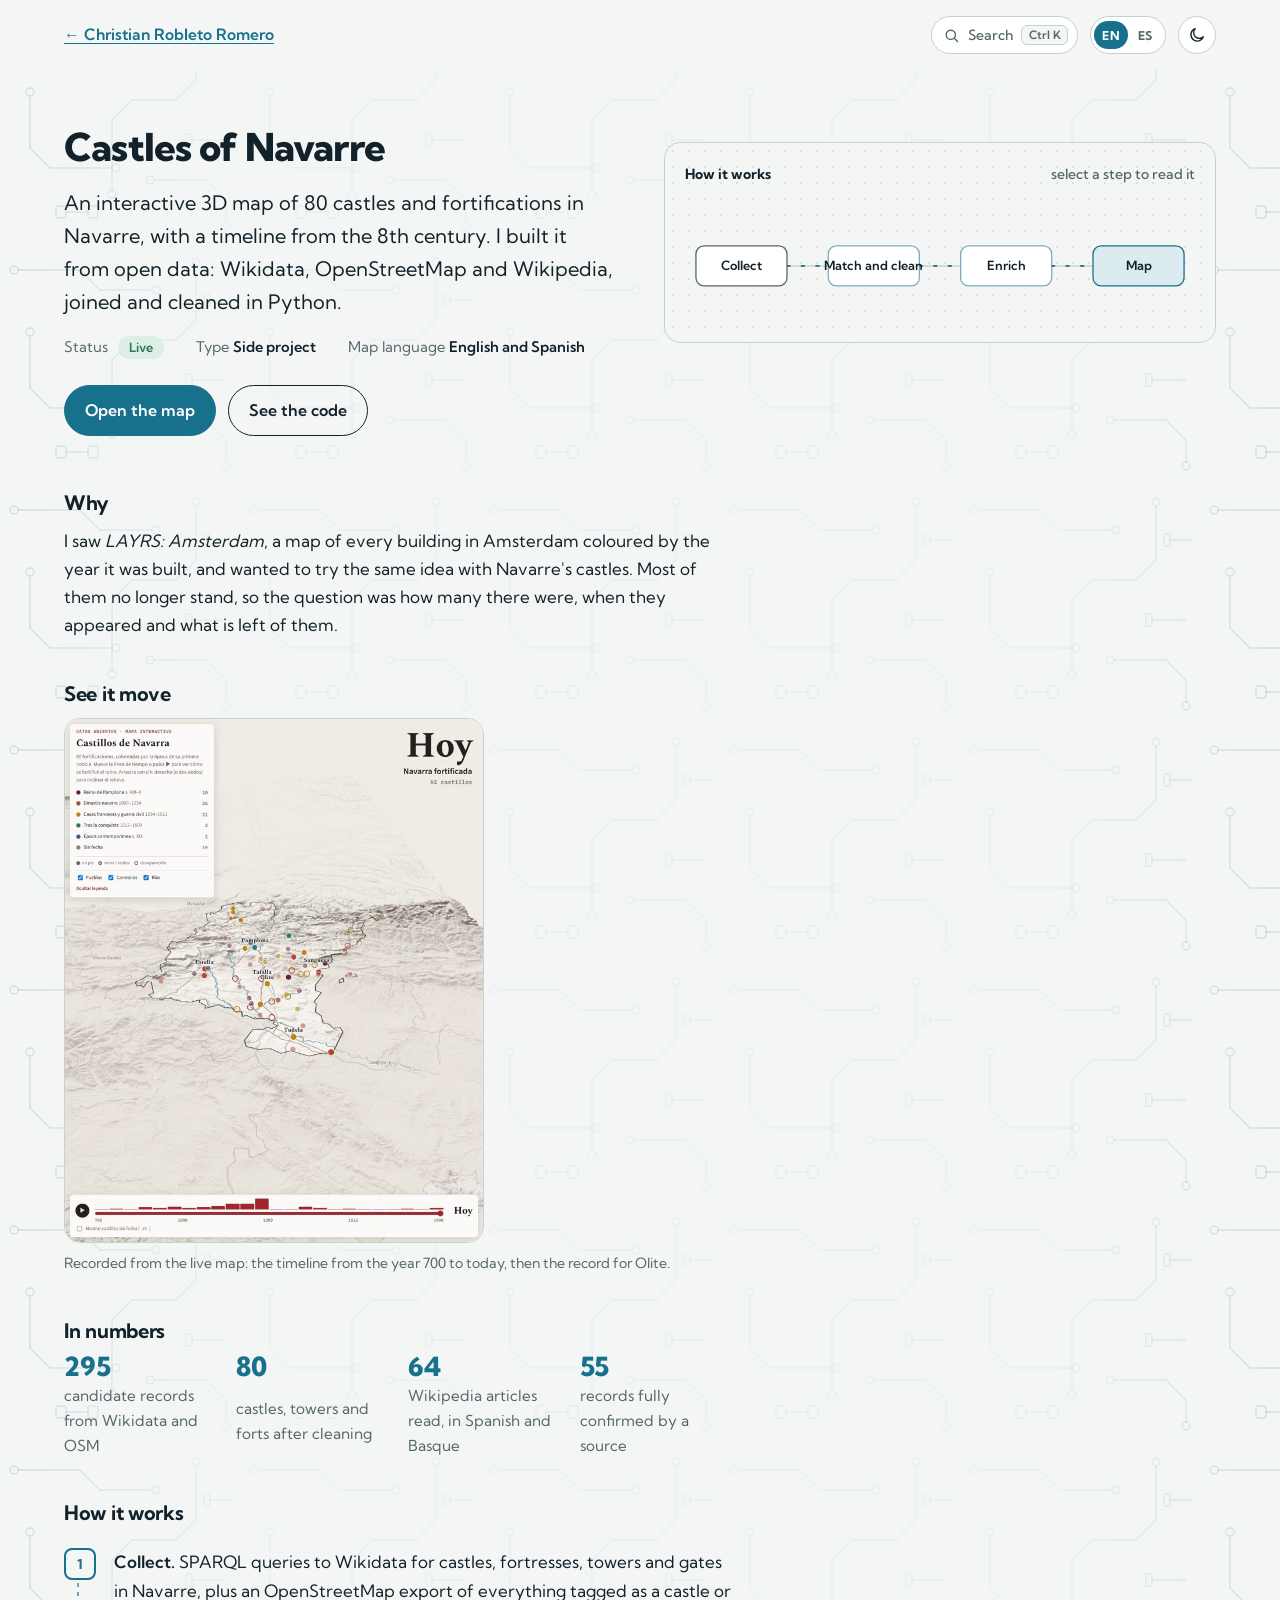
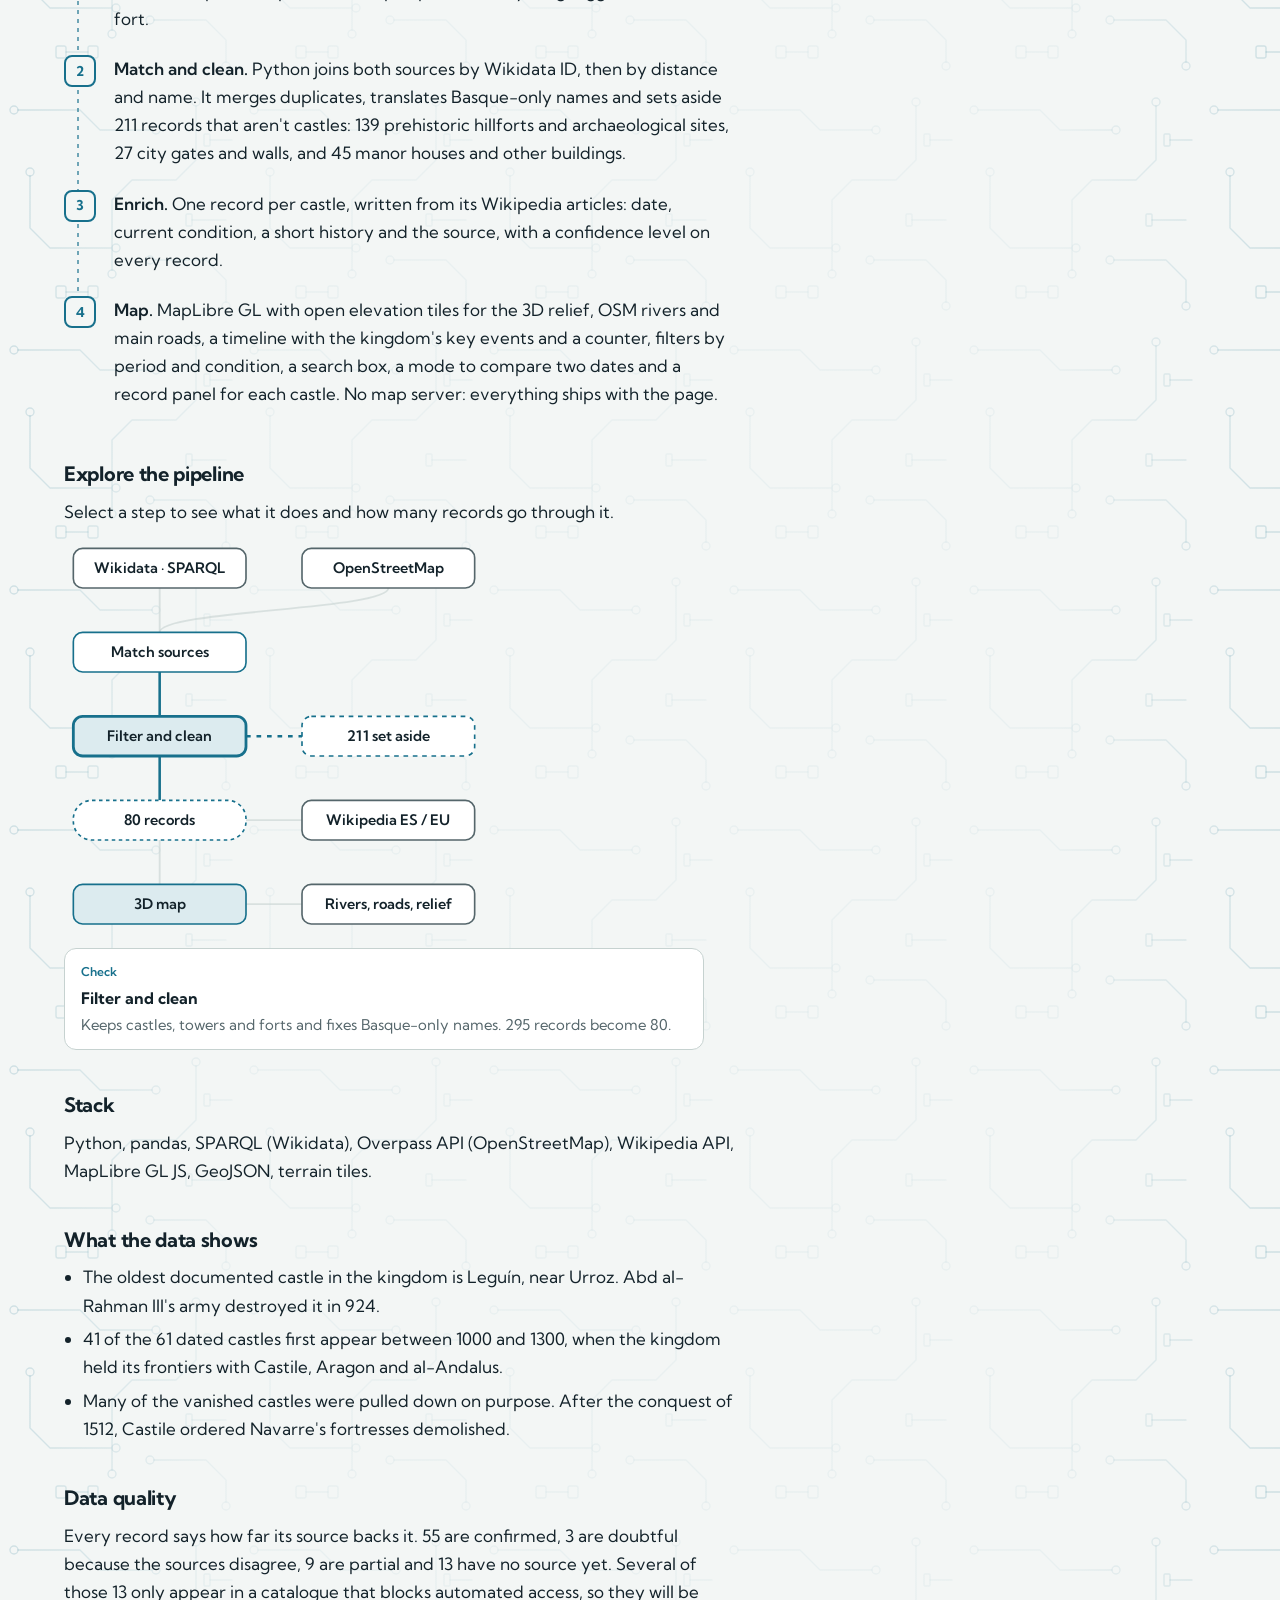
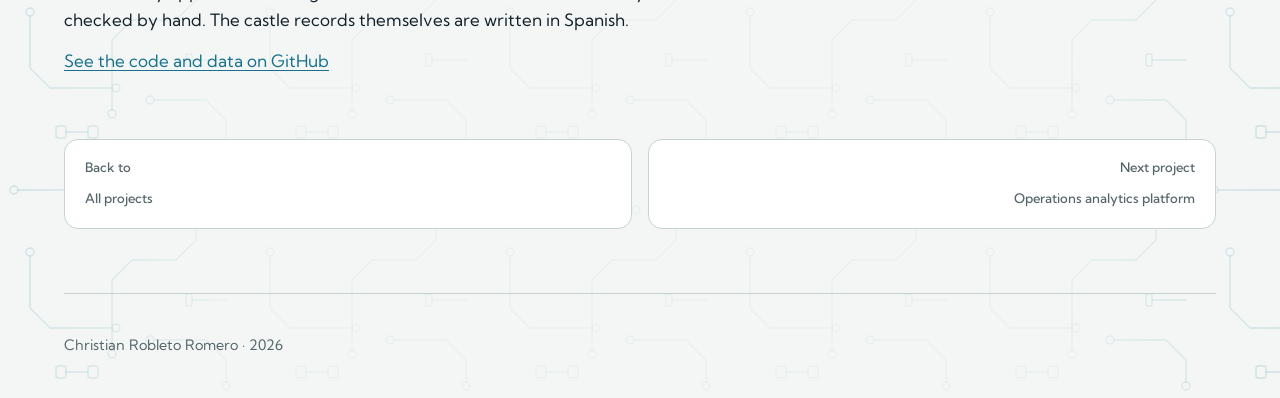
<file: projects/castles-map.html>
<!doctype html>
<html lang="en">
<head>
<meta charset="utf-8">
<meta name="viewport" content="width=device-width, initial-scale=1, viewport-fit=cover">
<title data-es="Mapa de los castillos de Navarra">Castles of Navarre map</title>
<meta name="description" content="An interactive 3D map of 80 castles in Navarre, built from Wikidata, OpenStreetMap and Wikipedia with Python and MapLibre." data-es-content="Un mapa 3D interactivo de 80 castillos de Navarra, construido con Wikidata, OpenStreetMap y Wikipedia usando Python y MapLibre.">
<meta property="og:title" content="Castles of Navarre · interactive map">
<meta property="og:description" content="80 fortifications and 1,200 years of history on a 3D map, built from open data.">
<meta property="og:image" content="https://crobleto97.github.io/castillos/preview.jpg">
<link rel="canonical" href="https://crobleto97.github.io/projects/castles-map.html">
<meta property="og:type" content="website">
<meta property="og:url" content="https://crobleto97.github.io/projects/castles-map.html">
<meta name="twitter:card" content="summary_large_image">
<link rel="preconnect" href="https://fonts.googleapis.com">
<link rel="preconnect" href="https://fonts.gstatic.com" crossorigin>
<link rel="stylesheet" href="https://fonts.googleapis.com/css2?family=Kumbh+Sans:wght@400;500;600;700;800&display=swap">
<link rel="stylesheet" href="../styles.css?v=19">
<script src="../theme.js?v=12"></script>
<script src="../site.js?v=13" defer></script>
<style>
.clip{margin:0;display:grid;gap:.6rem}
.clip video{width:100%;max-width:420px;aspect-ratio:4/5;height:auto;border-radius:16px;border:1px solid var(--line);background:var(--surface);display:block}
.clip figcaption{font-family:var(--display);font-size:.88rem;color:var(--muted)}
.nums{display:grid;grid-template-columns:repeat(auto-fit,minmax(8.5rem,1fr));gap:1rem;margin:0;padding:0;list-style:none}
.nums li{display:grid;gap:.15rem}
.nums b{font-family:var(--display);font-size:var(--step-2);font-weight:800;color:var(--accent);font-variant-numeric:tabular-nums;line-height:1}
.nums span{color:var(--muted);font-size:.95rem}
.xp-page{margin:0;display:grid;gap:.9rem;max-width:640px}
.xp-page .xp{max-width:420px;justify-self:start}
</style>
<link rel="icon" href="../favicon.ico" sizes="32x32">
<link rel="icon" href="../icons/favicon.svg" type="image/svg+xml">
<link rel="apple-touch-icon" href="../icons/apple-touch-icon.png">
</head>
<body>
<div class="wrap">
<header class="site-head">
  <a class="back" href="../index.html#work">← Christian Robleto Romero</a>
  <div class="head-tools"><button class="cmdk-btn" type="button" aria-label="Search and jump" data-es-aria-label="Buscar en la web"><svg viewBox="0 0 24 24" aria-hidden="true"><circle cx="11" cy="11" r="6.5"/><path d="M16 16l4.5 4.5"/></svg><span><span lang="en">Search</span><span lang="es">Buscar</span></span><kbd>Ctrl K</kbd></button>
  <div class="lang-switch" role="group" aria-label="Language" data-es-aria-label="Idioma"><button type="button" data-set-lang="en" aria-pressed="true" title="English">EN</button><button type="button" data-set-lang="es" aria-pressed="false" title="Español">ES</button></div>
  <button class="theme-toggle" type="button" aria-label="Switch theme"><svg class="i-moon" viewBox="0 0 24 24" aria-hidden="true"><path d="M20.5 14.2A8.5 8.5 0 1 1 9.8 3.5a6.7 6.7 0 0 0 10.7 10.7z"/></svg><svg class="i-sun" viewBox="0 0 24 24" aria-hidden="true"><circle cx="12" cy="12" r="4.2"/><path d="M12 2.5v2.2M12 19.3v2.2M2.5 12h2.2M19.3 12h2.2M5.3 5.3l1.6 1.6M17.1 17.1l1.6 1.6M5.3 18.7l1.6-1.6M17.1 6.9l1.6-1.6"/></svg></button></div>
</header>
<main>
<section class="proj-hero">
  <h1><span lang="en">Castles of Navarre</span><span lang="es">Castillos de Navarra</span></h1>
  <p class="lede"><span lang="en">An interactive 3D map of 80 castles and fortifications in Navarre, with a timeline from the 8th century. I built it from open data: Wikidata, OpenStreetMap and Wikipedia, joined and cleaned in Python.</span><span lang="es">Un mapa 3D interactivo de 80 castillos y fortificaciones de Navarra, con una línea de tiempo desde el siglo VIII. Lo construí con datos abiertos: Wikidata, OpenStreetMap y Wikipedia, cruzados y limpiados con Python.</span></p>
  <div class="facts"><span><span lang="en">Status</span><span lang="es">Estado</span> <b class="status" data-status="done"><span lang="en">Live</span><span lang="es">Publicado</span></b></span><span><span lang="en">Type</span><span lang="es">Tipo</span> <b><span lang="en">Side project</span><span lang="es">Proyecto paralelo</span></b></span><span><span lang="en">Map language</span><span lang="es">Idioma del mapa</span> <b><span lang="en">English and Spanish</span><span lang="es">Inglés y español</span></b></span></div>
  <div class="cta"><a class="btn btn-solid" href="../castillos/"><span lang="en">Open the map</span><span lang="es">Abrir el mapa</span></a><a class="btn" href="https://github.com/crobleto97/crobleto97.github.io/tree/main/castillos"><span lang="en">See the code</span><span lang="es">Ver el código</span></a></div>
</section>
<div class="prose">
  <section><h2><span lang="en">Why</span><span lang="es">Por qué</span></h2><p><span lang="en">I saw <i>LAYRS: Amsterdam</i>, a map of every building in Amsterdam coloured by the year it was built, and wanted to try the same idea with Navarre's castles. Most of them no longer stand, so the question was how many there were, when they appeared and what is left of them.</span><span lang="es">Vi <i>LAYRS: Amsterdam</i>, un mapa con todos los edificios de Ámsterdam coloreados por su año de construcción, y quise probar la misma idea con los castillos de Navarra. La mayoría ya no está en pie, así que la pregunta era cuántos hubo, cuándo aparecieron y qué queda de ellos.</span></p></section>
  <section><h2><span lang="en">See it move</span><span lang="es">Míralo en movimiento</span></h2>
    <figure class="clip">
      <video src="media/castles-map.mp4" poster="media/castles-map-poster.jpg" autoplay muted loop playsinline preload="metadata" aria-label="Screen recording of the map: castles appear century by century as the timeline plays, then the camera flies to Olite and opens its record" data-es-aria-label="Grabación del mapa: los castillos aparecen siglo a siglo con la línea de tiempo y después la cámara vuela hasta Olite y abre su ficha"></video>
      <figcaption><span lang="en">Recorded from the live map: the timeline from the year 700 to today, then the record for Olite.</span><span lang="es">Grabado del mapa real: la línea de tiempo desde el año 700 hasta hoy y, después, la ficha de Olite.</span></figcaption>
    </figure>
  </section>
  <section><h2><span lang="en">In numbers</span><span lang="es">En cifras</span></h2>
    <ul class="nums">
      <li><b>295</b><span><span lang="en">candidate records from Wikidata and OSM</span><span lang="es">registros candidatos de Wikidata y OSM</span></span></li>
      <li><b>80</b><span><span lang="en">castles, towers and forts after cleaning</span><span lang="es">castillos, torres y fuertes tras la limpieza</span></span></li>
      <li><b>64</b><span><span lang="en">Wikipedia articles read, in Spanish and Basque</span><span lang="es">artículos de Wikipedia leídos, en castellano y euskera</span></span></li>
      <li><b>55</b><span><span lang="en">records fully confirmed by a source</span><span lang="es">fichas confirmadas del todo por una fuente</span></span></li>
    </ul>
  </section>
  <section><h2><span lang="en">How it works</span><span lang="es">Cómo funciona</span></h2><ol class="flow">
    <li><span lang="en"><b>Collect.</b> SPARQL queries to Wikidata for castles, fortresses, towers and gates in Navarre, plus an OpenStreetMap export of everything tagged as a castle or fort.</span><span lang="es"><b>Recopilar.</b> Consultas SPARQL a Wikidata de castillos, fortalezas, torres y puertas en Navarra, más una exportación de OpenStreetMap con todo lo etiquetado como castillo o fuerte.</span></li>
    <li><span lang="en"><b>Match and clean.</b> Python joins both sources by Wikidata ID, then by distance and name. It merges duplicates, translates Basque-only names and sets aside 211 records that aren't castles: 139 prehistoric hillforts and archaeological sites, 27 city gates and walls, and 45 manor houses and other buildings.</span><span lang="es"><b>Cruzar y limpiar.</b> Python une las dos fuentes por el ID de Wikidata y después por distancia y nombre. Fusiona duplicados, traduce los nombres que solo están en euskera y aparta 211 registros que no son castillos: 139 castros prehistóricos y yacimientos arqueológicos, 27 puertas y murallas urbanas, y 45 casas señoriales y otros edificios.</span></li>
    <li><span lang="en"><b>Enrich.</b> One record per castle, written from its Wikipedia articles: date, current condition, a short history and the source, with a confidence level on every record.</span><span lang="es"><b>Enriquecer.</b> Una ficha por castillo, redactada a partir de sus artículos de Wikipedia: fecha, estado actual, una breve historia y la fuente, con un nivel de confianza en cada ficha.</span></li>
    <li><span lang="en"><b>Map.</b> MapLibre GL with open elevation tiles for the 3D relief, OSM rivers and main roads, a timeline with the kingdom's key events and a counter, filters by period and condition, a search box, a mode to compare two dates and a record panel for each castle. No map server: everything ships with the page.</span><span lang="es"><b>Mapa.</b> MapLibre GL con datos abiertos de elevación para el relieve 3D, ríos y carreteras principales de OSM, una línea de tiempo con los hechos clave del reino y un contador, filtros por época y estado, un buscador, un modo para comparar dos fechas y una ficha para cada castillo. Sin servidor de mapas: todo va dentro de la página.</span></li>
  </ol></section>
  <section><h2><span lang="en">Explore the pipeline</span><span lang="es">Explora el pipeline</span></h2>
    <p><span lang="en">Select a step to see what it does and how many records go through it.</span><span lang="es">Elige un paso para ver qué hace y cuántos registros pasan por él.</span></p>
    <figure class="explorer xp-page" data-explorer data-label="Data pipeline of the castles map" data-label-es="Pipeline de datos del mapa de castillos">
      <script type="application/json">{"w": 360, "h": 338, "start": "clean", "nodes": [{"id": "wd", "label": "Wikidata · SPARQL", "label_es": "Wikidata · SPARQL", "x": 8, "y": 8, "w": 148, "kind": "in", "info": "SPARQL queries for castles, fortresses, towers and gates in Navarre, with municipality, dates and Wikipedia links.", "info_es": "Consultas SPARQL de castillos, fortalezas, torres y puertas de Navarra, con municipio, fechas y enlaces a Wikipedia."}, {"id": "osm", "label": "OpenStreetMap", "label_es": "OpenStreetMap", "x": 204, "y": 8, "w": 148, "kind": "in", "info": "An Overpass export of everything tagged as a castle or fort in Navarre, with its coordinates.", "info_es": "Una exportación de Overpass con todo lo etiquetado como castillo o fuerte en Navarra, con sus coordenadas."}, {"id": "match", "label": "Match sources", "label_es": "Cruzar fuentes", "x": 8, "y": 80, "w": 148, "kind": "mid", "info": "Python joins both sources by Wikidata ID, then by distance and name, and merges duplicates: 295 candidate records.", "info_es": "Python une las dos fuentes por ID de Wikidata y después por distancia y nombre, y fusiona duplicados: 295 registros candidatos."}, {"id": "clean", "label": "Filter and clean", "label_es": "Filtrar y limpiar", "x": 8, "y": 152, "w": 148, "kind": "gate", "info": "Keeps castles, towers and forts and fixes Basque-only names. 295 records become 80.", "info_es": "Se queda con castillos, torres y fuertes y corrige los nombres que solo estaban en euskera. De 295 registros quedan 80."}, {"id": "aside", "label": "211 set aside", "label_es": "211 apartados", "x": 204, "y": 152, "w": 148, "kind": "side", "tag": "Discarded", "tag_es": "Descartado", "info": "Not castles: 139 prehistoric hillforts and archaeological sites, 27 city gates and walls, 45 manor houses and other buildings.", "info_es": "No son castillos: 139 castros prehistóricos y yacimientos, 27 puertas y murallas, 45 palacios y otros edificios."}, {"id": "wiki", "label": "Wikipedia ES / EU", "label_es": "Wikipedia ES / EU", "x": 204, "y": 224, "w": 148, "kind": "in", "info": "64 Spanish and Basque articles, downloaded with retries because the API limits the request rate.", "info_es": "64 artículos en castellano y euskera, descargados con reintentos porque la API limita el ritmo de peticiones."}, {"id": "fichas", "label": "80 records", "label_es": "80 fichas", "x": 8, "y": 224, "w": 148, "kind": "data", "info": "One record per castle: date, condition, short history, source and confidence. 55 confirmed, 9 partial, 3 doubtful, 13 still without a source.", "info_es": "Una ficha por castillo: fecha, estado, historia breve, fuente y confianza. 55 confirmadas, 9 parciales, 3 dudosas y 13 aún sin fuente."}, {"id": "capas", "label": "Rivers, roads, relief", "label_es": "Ríos, vías, relieve", "x": 204, "y": 296, "w": 148, "kind": "in", "info": "OSM rivers, main roads and town centres, plus open elevation tiles (AWS Terrain Tiles) for the 3D relief.", "info_es": "Ríos, carreteras principales y centros de pueblo de OSM, más teselas abiertas de elevación (AWS Terrain Tiles) para el relieve 3D."}, {"id": "map", "label": "3D map", "label_es": "Mapa 3D", "x": 8, "y": 296, "w": 148, "kind": "out", "info": "One static page with MapLibre GL: timeline with historical events, filters, search and a record for each castle. No map server.", "info_es": "Una sola página estática con MapLibre GL: línea de tiempo con acontecimientos, filtros, buscador y una ficha por castillo. Sin servidor de mapas."}], "edges": [{"from": "wd", "to": "match"}, {"from": "osm", "to": "match"}, {"from": "match", "to": "clean"}, {"from": "clean", "to": "aside", "dashed": true}, {"from": "clean", "to": "fichas"}, {"from": "wiki", "to": "fichas"}, {"from": "fichas", "to": "map"}, {"from": "capas", "to": "map"}]}</script>
      <ul class="explorer-list"><li><b><span lang="en">Wikidata · SPARQL.</span><span lang="es">Wikidata · SPARQL.</span></b> <span lang="en">SPARQL queries for castles, fortresses, towers and gates in Navarre, with municipality, dates and Wikipedia links.</span><span lang="es">Consultas SPARQL de castillos, fortalezas, torres y puertas de Navarra, con municipio, fechas y enlaces a Wikipedia.</span></li><li><b><span lang="en">OpenStreetMap.</span><span lang="es">OpenStreetMap.</span></b> <span lang="en">An Overpass export of everything tagged as a castle or fort in Navarre, with its coordinates.</span><span lang="es">Una exportación de Overpass con todo lo etiquetado como castillo o fuerte en Navarra, con sus coordenadas.</span></li><li><b><span lang="en">Match sources.</span><span lang="es">Cruzar fuentes.</span></b> <span lang="en">Python joins both sources by Wikidata ID, then by distance and name, and merges duplicates: 295 candidate records.</span><span lang="es">Python une las dos fuentes por ID de Wikidata y después por distancia y nombre, y fusiona duplicados: 295 registros candidatos.</span></li><li><b><span lang="en">Filter and clean.</span><span lang="es">Filtrar y limpiar.</span></b> <span lang="en">Keeps castles, towers and forts and fixes Basque-only names. 295 records become 80.</span><span lang="es">Se queda con castillos, torres y fuertes y corrige los nombres que solo estaban en euskera. De 295 registros quedan 80.</span></li><li><b><span lang="en">211 set aside.</span><span lang="es">211 apartados.</span></b> <span lang="en">Not castles: 139 prehistoric hillforts and archaeological sites, 27 city gates and walls, 45 manor houses and other buildings.</span><span lang="es">No son castillos: 139 castros prehistóricos y yacimientos, 27 puertas y murallas, 45 palacios y otros edificios.</span></li><li><b><span lang="en">Wikipedia ES / EU.</span><span lang="es">Wikipedia ES / EU.</span></b> <span lang="en">64 Spanish and Basque articles, downloaded with retries because the API limits the request rate.</span><span lang="es">64 artículos en castellano y euskera, descargados con reintentos porque la API limita el ritmo de peticiones.</span></li><li><b><span lang="en">80 records.</span><span lang="es">80 fichas.</span></b> <span lang="en">One record per castle: date, condition, short history, source and confidence. 55 confirmed, 9 partial, 3 doubtful, 13 still without a source.</span><span lang="es">Una ficha por castillo: fecha, estado, historia breve, fuente y confianza. 55 confirmadas, 9 parciales, 3 dudosas y 13 aún sin fuente.</span></li><li><b><span lang="en">Rivers, roads, relief.</span><span lang="es">Ríos, vías, relieve.</span></b> <span lang="en">OSM rivers, main roads and town centres, plus open elevation tiles (AWS Terrain Tiles) for the 3D relief.</span><span lang="es">Ríos, carreteras principales y centros de pueblo de OSM, más teselas abiertas de elevación (AWS Terrain Tiles) para el relieve 3D.</span></li><li><b><span lang="en">3D map.</span><span lang="es">Mapa 3D.</span></b> <span lang="en">One static page with MapLibre GL: timeline with historical events, filters, search and a record for each castle. No map server.</span><span lang="es">Una sola página estática con MapLibre GL: línea de tiempo con acontecimientos, filtros, buscador y una ficha por castillo. Sin servidor de mapas.</span></li></ul>
    </figure>
  </section>
  <section><h2>Stack</h2><p><span lang="en">Python, pandas, SPARQL (Wikidata), Overpass API (OpenStreetMap), Wikipedia API, MapLibre GL JS, GeoJSON, terrain tiles.</span><span lang="es">Python, pandas, SPARQL (Wikidata), API de Overpass (OpenStreetMap), API de Wikipedia, MapLibre GL JS, GeoJSON, teselas de relieve.</span></p></section>
  <section><h2><span lang="en">What the data shows</span><span lang="es">Lo que muestran los datos</span></h2>
    <ul class="checks">
      <li><span lang="en">The oldest documented castle in the kingdom is Leguín, near Urroz. Abd al-Rahman III's army destroyed it in 924.</span><span lang="es">El castillo documentado más antiguo del reino es el de Leguín, cerca de Urroz. El ejército de Abderramán III lo destruyó en el año 924.</span></li>
      <li><span lang="en">41 of the 61 dated castles first appear between 1000 and 1300, when the kingdom held its frontiers with Castile, Aragon and al-Andalus.</span><span lang="es">41 de los 61 castillos con fecha aparecen por primera vez entre los años 1000 y 1300, cuando el reino defendía sus fronteras con Castilla, Aragón y al-Ándalus.</span></li>
      <li><span lang="en">Many of the vanished castles were pulled down on purpose. After the conquest of 1512, Castile ordered Navarre's fortresses demolished.</span><span lang="es">Muchos de los castillos desaparecidos se derribaron a propósito. Tras la conquista de 1512, Castilla ordenó demoler las fortalezas navarras.</span></li>
    </ul>
  </section>
  <section><h2><span lang="en">Data quality</span><span lang="es">Calidad de los datos</span></h2>
    <p><span lang="en">Every record says how far its source backs it. 55 are confirmed, 3 are doubtful because the sources disagree, 9 are partial and 13 have no source yet. Several of those 13 only appear in a catalogue that blocks automated access, so they will be checked by hand. The castle records themselves are written in Spanish.</span><span lang="es">Cada ficha indica hasta qué punto la respalda su fuente. 55 están confirmadas, 3 son dudosas porque las fuentes no coinciden, 9 son parciales y 13 aún no tienen fuente. Varias de esas 13 solo aparecen en un catálogo que bloquea el acceso automatizado, así que se revisarán a mano. Las fichas de los castillos están en castellano.</span></p>
    <p><a href="https://github.com/crobleto97/crobleto97.github.io/tree/main/castillos"><span lang="en">See the code and data on GitHub</span><span lang="es">Ver el código y los datos en GitHub</span></a></p>
  </section>
</div>
<nav class="proj-nav" aria-label="More projects" data-es-aria-label="Más proyectos"><a class="pn prev" href="../index.html#work"><span><span lang="en">Back to</span><span lang="es">Volver a</span></span><b><span lang="en">All projects</span><span lang="es">Todos los proyectos</span></b></a><a class="pn next" href="analytics.html"><span><span lang="en">Next project</span><span lang="es">Siguiente proyecto</span></span><b><span lang="en">Operations analytics platform</span><span lang="es">Plataforma de analítica de operaciones</span></b></a></nav>
</main>
<footer><span lang="en">Christian Robleto Romero · 2026</span><span lang="es">Christian Robleto Romero · 2026</span></footer>
</div>
</body>
</html>
</file>
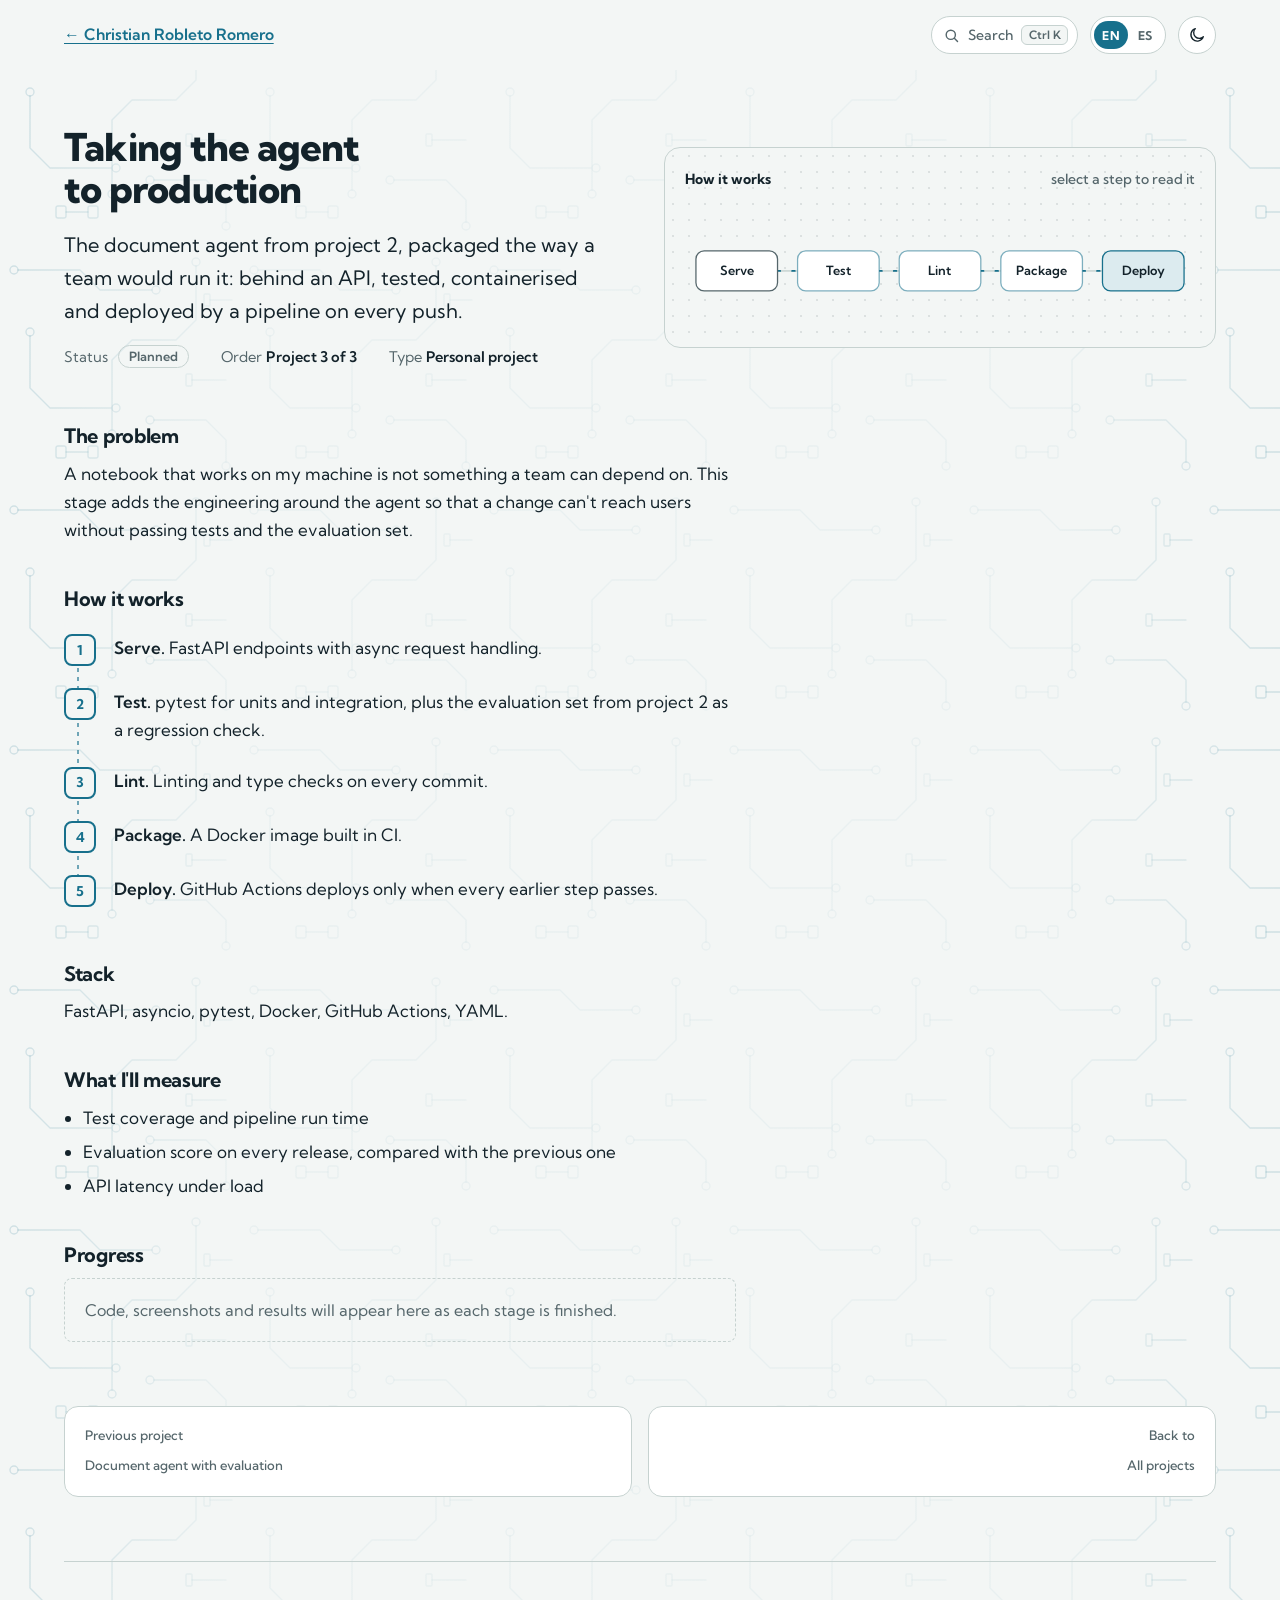
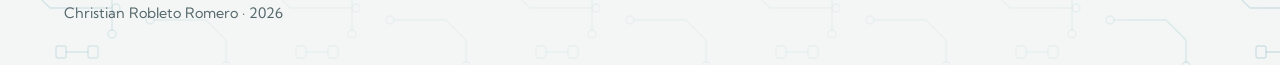
<file: projects/production.html>
<!doctype html>
<html lang="en">
<head>
<meta charset="utf-8">
<meta name="viewport" content="width=device-width, initial-scale=1, viewport-fit=cover">
<title data-es="Llevar el agente a producción">Taking the agent to production</title>
<link rel="preconnect" href="https://fonts.googleapis.com">
<link rel="preconnect" href="https://fonts.gstatic.com" crossorigin>
<link rel="stylesheet" href="https://fonts.googleapis.com/css2?family=Kumbh+Sans:wght@400;500;600;700;800&display=swap">
<link rel="stylesheet" href="../styles.css?v=19">
<script src="../theme.js?v=12"></script>
<script src="../site.js?v=13" defer></script>
<meta name="description" content="The document agent behind an API, tested, containerised and deployed by a CI pipeline on every push.">
<link rel="canonical" href="https://crobleto97.github.io/projects/production.html">
<meta property="og:type" content="website">
<meta property="og:site_name" content="Christian Robleto Romero">
<meta property="og:title" content="Taking the agent to production · Christian Robleto Romero">
<meta property="og:description" content="The document agent behind an API, tested, containerised and deployed by a CI pipeline on every push.">
<meta property="og:url" content="https://crobleto97.github.io/projects/production.html">
<meta property="og:image" content="https://crobleto97.github.io/icons/og-card.png">
<meta property="og:image:width" content="1200">
<meta property="og:image:height" content="630">
<meta property="og:image:alt" content="Christian Robleto Romero: data pipelines and LLM systems that people use every week">
<meta property="og:locale" content="en_GB">
<meta property="og:locale:alternate" content="es_ES">
<meta name="twitter:card" content="summary_large_image">
<link rel="icon" href="../favicon.ico" sizes="32x32">
<link rel="icon" href="../icons/favicon.svg" type="image/svg+xml">
<link rel="apple-touch-icon" href="../icons/apple-touch-icon.png">
</head>
<body>
<div class="wrap">
<header class="site-head">
  <a class="back" href="../index.html#work">← Christian Robleto Romero</a>
  <div class="head-tools"><button class="cmdk-btn" type="button" aria-label="Search and jump" data-es-aria-label="Buscar en la web"><svg viewBox="0 0 24 24" aria-hidden="true"><circle cx="11" cy="11" r="6.5"/><path d="M16 16l4.5 4.5"/></svg><span><span lang="en">Search</span><span lang="es">Buscar</span></span><kbd>Ctrl K</kbd></button>
  <div class="lang-switch" role="group" aria-label="Language" data-es-aria-label="Idioma"><button type="button" data-set-lang="en" aria-pressed="true" title="English">EN</button><button type="button" data-set-lang="es" aria-pressed="false" title="Español">ES</button></div>
  <button class="theme-toggle" type="button" aria-label="Switch theme"><svg class="i-moon" viewBox="0 0 24 24" aria-hidden="true"><path d="M20.5 14.2A8.5 8.5 0 1 1 9.8 3.5a6.7 6.7 0 0 0 10.7 10.7z"/></svg><svg class="i-sun" viewBox="0 0 24 24" aria-hidden="true"><circle cx="12" cy="12" r="4.2"/><path d="M12 2.5v2.2M12 19.3v2.2M2.5 12h2.2M19.3 12h2.2M5.3 5.3l1.6 1.6M17.1 17.1l1.6 1.6M5.3 18.7l1.6-1.6M17.1 6.9l1.6-1.6"/></svg></button></div>
</header>
<main>
<section class="proj-hero">
  <h1><span lang="en">Taking the agent to production</span><span lang="es">Llevar el agente a producción</span></h1>
  <p class="lede"><span lang="en">The document agent from project 2, packaged the way a team would run it: behind an API, tested, containerised and deployed by a pipeline on every push.</span><span lang="es">El agente documental del proyecto 2, empaquetado como lo usaría un equipo: detrás de una API, con tests, en un contenedor y desplegado por un pipeline en cada push.</span></p>
  <div class="facts"><span><span lang="en">Status</span><span lang="es">Estado</span> <b class="status" data-status="planned"><span lang="en">Planned</span><span lang="es">Planificado</span></b></span><span><span lang="en">Order</span><span lang="es">Orden</span> <b><span lang="en">Project 3 of 3</span><span lang="es">Proyecto 3 de 3</span></b></span><span><span lang="en">Type</span><span lang="es">Tipo</span> <b><span lang="en">Personal project</span><span lang="es">Proyecto personal</span></b></span></div>
</section>
<div class="prose">
  <section><h2><span lang="en">The problem</span><span lang="es">El problema</span></h2><p><span lang="en">A notebook that works on my machine is not something a team can depend on. This stage adds the engineering around the agent so that a change can't reach users without passing tests and the evaluation set.</span><span lang="es">Un notebook que funciona en mi ordenador no es algo de lo que un equipo pueda depender. Esta etapa añade la ingeniería alrededor del agente para que ningún cambio llegue a los usuarios sin pasar los tests y el conjunto de evaluación.</span></p></section>
  <section><h2><span lang="en">How it works</span><span lang="es">Cómo funciona</span></h2><ol class="flow"><li><span lang="en"><b>Serve.</b> FastAPI endpoints with async request handling.</span><span lang="es"><b>Servir.</b> Endpoints de FastAPI con gestión asíncrona de peticiones.</span></li><li><span lang="en"><b>Test.</b> pytest for units and integration, plus the evaluation set from project 2 as a regression check.</span><span lang="es"><b>Test.</b> pytest para tests unitarios y de integración, más el conjunto de evaluación del proyecto 2 como prueba de regresión.</span></li><li><span lang="en"><b>Lint.</b> Linting and type checks on every commit.</span><span lang="es"><b>Lint.</b> Linting y comprobación de tipos en cada commit.</span></li><li><span lang="en"><b>Package.</b> A Docker image built in CI.</span><span lang="es"><b>Empaquetar.</b> Una imagen de Docker construida en CI.</span></li><li><span lang="en"><b>Deploy.</b> GitHub Actions deploys only when every earlier step passes.</span><span lang="es"><b>Desplegar.</b> GitHub Actions despliega solo cuando pasan todos los pasos anteriores.</span></li></ol></section>
  <section><h2>Stack</h2><p>FastAPI, asyncio, pytest, Docker, GitHub Actions, YAML.</p></section>
  <section><h2><span lang="en">What I'll measure</span><span lang="es">Qué voy a medir</span></h2><ul class="checks"><li><span lang="en">Test coverage and pipeline run time</span><span lang="es">Cobertura de tests y tiempo de ejecución del pipeline</span></li><li><span lang="en">Evaluation score on every release, compared with the previous one</span><span lang="es">Puntuación de evaluación en cada versión, comparada con la anterior</span></li><li><span lang="en">API latency under load</span><span lang="es">Latencia de la API bajo carga</span></li></ul></section>
  <section><h2><span lang="en">Progress</span><span lang="es">Avance</span></h2><p class="empty"><span lang="en">Code, screenshots and results will appear here as each stage is finished.</span><span lang="es">El código, las capturas y los resultados aparecerán aquí a medida que termine cada etapa.</span></p></section>
</div>
<nav class="proj-nav" aria-label="More projects" data-es-aria-label="Más proyectos"><a class="pn prev" href="agentic-rag.html"><span><span lang="en">Previous project</span><span lang="es">Proyecto anterior</span></span><b><span lang="en">Document agent with evaluation</span><span lang="es">Agente documental con evaluación</span></b></a><a class="pn next" href="../index.html#work"><span><span lang="en">Back to</span><span lang="es">Volver a</span></span><b><span lang="en">All projects</span><span lang="es">Todos los proyectos</span></b></a></nav>
</main>
<footer><span lang="en">Christian Robleto Romero · 2026</span><span lang="es">Christian Robleto Romero · 2026</span></footer>
</div>
</body>
</html>
</file>
<file: styles.css>
/* Layout: one reading column; two wide elements carry the data idea: the pipeline diagram in the hero
   and the build line of projects. Project status comes from data-status="planned|progress|done". */
:root{
  --bg:#F3F6F5; --surface:#FFFFFF; --ink:#13222A; --muted:#55666B; --line:#C6D2D0;
  --accent:#17708C; --accent-soft:#DCEBEF;
  --run:#8A540A; --run-soft:#F4E7CF;   /* in progress */
  --ok:#2A7655;  --ok-soft:#DCEEE5;    /* done */
  --bad:#B4442F; --bad-soft:#F6E1DB;   /* rejected */
  --stage-bg:#0B1519;                  /* dark panels, both themes */
  --circuit:url("data:image/svg+xml,%3Csvg xmlns='http://www.w3.org/2000/svg' width='240' height='240' fill='none' stroke='rgba(23,112,140,.17)' stroke-width='1.4' stroke-linecap='round' stroke-linejoin='round'%3E%3Cpath d='M18 30H80l20 20h52M30 96v52l20 20h62M196 26v54l-20 20h-44l-20 20v70M154 180h52l20 20v22M66 212h22M192 140h34M210 60h22'/%3E%3Ccircle cx='14' cy='30' r='4'/%3E%3Ccircle cx='156' cy='50' r='4'/%3E%3Ccircle cx='30' cy='92' r='4'/%3E%3Ccircle cx='116' cy='168' r='4'/%3E%3Ccircle cx='196' cy='22' r='4'/%3E%3Ccircle cx='112' cy='194' r='4'/%3E%3Ccircle cx='150' cy='180' r='4'/%3E%3Ccircle cx='226' cy='226' r='4'/%3E%3Crect x='56' y='206' width='10' height='12' rx='2'/%3E%3Crect x='88' y='206' width='10' height='12' rx='2'/%3E%3Crect x='186' y='134' width='6' height='12' rx='1'/%3E%3Crect x='204' y='54' width='6' height='12' rx='1'/%3E%3C/svg%3E");   /* circuit background */
  --display:"Kumbh Sans","Helvetica Neue",Arial,sans-serif;
  --body:"Kumbh Sans","Helvetica Neue",Arial,sans-serif;
  --step-0:1.0625rem; --step-1:1.25rem; --step-2:1.65rem; --step-3:2.4rem; --step-4:clamp(2.3rem,5.2vw,3.9rem);
}
@media (prefers-color-scheme: dark){:root:not([data-theme="light"]){
  --bg:#0E171B; --surface:#14222A; --ink:#E3ECEC; --muted:#94A7AA; --line:#2A3C42;
  --accent:#5FB8D4; --accent-soft:#17343F; --run:#E4AC52; --run-soft:#3A2D16; --ok:#6CC59A; --ok-soft:#173A2B; --bad:#F08A70; --bad-soft:#3B211B; --stage-bg:#15303A; --circuit:url("data:image/svg+xml,%3Csvg xmlns='http://www.w3.org/2000/svg' width='240' height='240' fill='none' stroke='rgba(108,197,154,.12)' stroke-width='1.4' stroke-linecap='round' stroke-linejoin='round'%3E%3Cpath d='M18 30H80l20 20h52M30 96v52l20 20h62M196 26v54l-20 20h-44l-20 20v70M154 180h52l20 20v22M66 212h22M192 140h34M210 60h22'/%3E%3Ccircle cx='14' cy='30' r='4'/%3E%3Ccircle cx='156' cy='50' r='4'/%3E%3Ccircle cx='30' cy='92' r='4'/%3E%3Ccircle cx='116' cy='168' r='4'/%3E%3Ccircle cx='196' cy='22' r='4'/%3E%3Ccircle cx='112' cy='194' r='4'/%3E%3Ccircle cx='150' cy='180' r='4'/%3E%3Ccircle cx='226' cy='226' r='4'/%3E%3Crect x='56' y='206' width='10' height='12' rx='2'/%3E%3Crect x='88' y='206' width='10' height='12' rx='2'/%3E%3Crect x='186' y='134' width='6' height='12' rx='1'/%3E%3Crect x='204' y='54' width='6' height='12' rx='1'/%3E%3C/svg%3E"); color-scheme:dark}}
:root[data-theme="dark"]{
  --bg:#0E171B; --surface:#14222A; --ink:#E3ECEC; --muted:#94A7AA; --line:#2A3C42;
  --accent:#5FB8D4; --accent-soft:#17343F; --run:#E4AC52; --run-soft:#3A2D16; --ok:#6CC59A; --ok-soft:#173A2B; --bad:#F08A70; --bad-soft:#3B211B; --stage-bg:#15303A; --circuit:url("data:image/svg+xml,%3Csvg xmlns='http://www.w3.org/2000/svg' width='240' height='240' fill='none' stroke='rgba(108,197,154,.12)' stroke-width='1.4' stroke-linecap='round' stroke-linejoin='round'%3E%3Cpath d='M18 30H80l20 20h52M30 96v52l20 20h62M196 26v54l-20 20h-44l-20 20v70M154 180h52l20 20v22M66 212h22M192 140h34M210 60h22'/%3E%3Ccircle cx='14' cy='30' r='4'/%3E%3Ccircle cx='156' cy='50' r='4'/%3E%3Ccircle cx='30' cy='92' r='4'/%3E%3Ccircle cx='116' cy='168' r='4'/%3E%3Ccircle cx='196' cy='22' r='4'/%3E%3Ccircle cx='112' cy='194' r='4'/%3E%3Ccircle cx='150' cy='180' r='4'/%3E%3Ccircle cx='226' cy='226' r='4'/%3E%3Crect x='56' y='206' width='10' height='12' rx='2'/%3E%3Crect x='88' y='206' width='10' height='12' rx='2'/%3E%3Crect x='186' y='134' width='6' height='12' rx='1'/%3E%3Crect x='204' y='54' width='6' height='12' rx='1'/%3E%3C/svg%3E"); color-scheme:dark}

*{box-sizing:border-box}
html{-webkit-text-size-adjust:100%;scroll-behavior:smooth;scroll-padding-top:5rem;overflow-x:clip}
body{margin:0;background:var(--bg);color:var(--ink);font-family:var(--body);font-size:var(--step-0);line-height:1.65;
  padding-left:max(16px,env(safe-area-inset-left,0px));padding-right:max(16px,env(safe-area-inset-right,0px))}
a{color:var(--accent);text-underline-offset:3px;text-decoration-thickness:1px}
a:hover{text-decoration-thickness:2px}
:focus-visible{outline:2px solid var(--accent);outline-offset:3px;border-radius:2px}
h1,h2,h3{font-family:var(--display);line-height:1.1;text-wrap:balance;margin:0;letter-spacing:-0.015em}
p{margin:0}
[hidden]{display:none !important}
/* two languages side by side in the markup: show only the current one (set on <html data-lang> by theme.js) */
html:not([data-lang="es"]) body [lang="es"],html[data-lang="es"] body [lang="en"]{display:none !important}
.wrap{max-width:72rem;margin:0 auto}
.col{max-width:42rem}
.skip{position:absolute;left:-999px;top:0}
.skip:focus{left:16px;top:12px;background:var(--surface);padding:.4rem .8rem;z-index:5}

/* header: sticks to the top, turns solid once you scroll, shows reading progress */
body::before{content:"";position:fixed;inset:0 0 auto;height:env(safe-area-inset-top,0px);z-index:30;background:var(--bg)}
.site-head{position:sticky;top:env(safe-area-inset-top,0px);z-index:20;display:flex;justify-content:space-between;align-items:center;gap:1rem;
  padding-block:1rem;background:var(--bg);
  /* the background reaches both edges of the screen: border-image outset paints sideways only.
     (A huge box-shadow trimmed with clip-path did the same, but some iPhones ignored the trim and
     the shadow covered the whole page, which looked washed out.) */
  border-image:linear-gradient(var(--bg),var(--bg)) fill 0/0/0 100vmax}
/* the header keeps the same height when scrolled: resizing a sticky header near the top made the page shake */
.site-head .progress{position:absolute;left:calc(50% - 50vw);right:calc(50% - 50vw);bottom:0;height:2px;background:var(--accent);
  transform-origin:left;transform:scaleX(0);will-change:transform}
.mark{font-family:var(--display);font-weight:700;font-size:1.05rem;color:var(--ink);text-decoration:none;white-space:nowrap;min-width:0;overflow:hidden;text-overflow:ellipsis}
.site-head nav{display:flex;align-items:center;gap:.25rem;font-family:var(--display);font-size:.95rem}
.navlink{color:var(--muted);text-decoration:none;padding:.45rem .85rem;border-radius:999px;transition:background .15s,color .15s}
.navlink:hover{color:var(--ink);background:var(--accent-soft)}
.navlink[aria-current="true"]{color:var(--ink);background:var(--surface);box-shadow:inset 0 0 0 1px var(--line)}
.site-head .btn{margin-left:.5rem}


/* light/dark toggle */
.lang-switch{display:inline-flex;align-items:center;height:38px;margin-left:.35rem;padding:3px;border-radius:999px;border:1.5px solid var(--line);background:var(--surface)}
.lang-switch button{height:28px;min-width:34px;padding:0 .5rem;border:0;border-radius:999px;background:transparent;color:var(--muted);
  font:700 .76rem var(--display);letter-spacing:.04em;cursor:pointer;transition:background .15s,color .15s}
.lang-switch button:hover{color:var(--ink)}
.lang-switch button[aria-pressed="true"]{background:var(--accent);color:var(--surface)}
.theme-toggle{display:inline-grid;place-items:center;width:38px;height:38px;margin-left:.35rem;border-radius:50%;cursor:pointer;
  border:1.5px solid var(--line);background:var(--surface);color:var(--ink);padding:0;transition:border-color .15s,transform .15s}
.theme-toggle:hover{border-color:var(--accent);color:var(--accent);transform:rotate(-12deg)}
.theme-toggle svg{width:18px;height:18px;fill:none;stroke:currentColor;stroke-width:1.8;stroke-linecap:round;stroke-linejoin:round}
.theme-toggle .i-sun{display:none}
@media (prefers-color-scheme: dark){:root:not([data-theme="light"]) .theme-toggle .i-sun{display:block}:root:not([data-theme="light"]) .theme-toggle .i-moon{display:none}}
:root[data-theme="dark"] .theme-toggle .i-sun{display:block}
:root[data-theme="dark"] .theme-toggle .i-moon{display:none}
:root[data-theme="light"] .theme-toggle .i-sun{display:none}


/* search button, command palette and mobile menu */
.head-tools{display:flex;align-items:center;gap:.4rem}
.cmdk-btn{display:inline-flex;align-items:center;gap:.5rem;height:38px;padding:0 .55rem 0 .7rem;margin-left:.35rem;border-radius:999px;cursor:pointer;
  border:1.5px solid var(--line);background:var(--surface);color:var(--muted);font:500 .88rem var(--display);transition:border-color .15s,color .15s}
.cmdk-btn:hover{border-color:var(--accent);color:var(--ink)}
.cmdk-btn svg,.cmdk-field svg{width:17px;height:17px;fill:none;stroke:currentColor;stroke-width:2;stroke-linecap:round}
kbd{font:600 .72rem var(--display);padding:.12rem .4rem;border-radius:6px;border:1px solid var(--line);background:var(--bg);color:var(--muted);white-space:nowrap}
.menu-btn{display:none;place-items:center;width:40px;height:40px;border-radius:50%;cursor:pointer;padding:0;margin-left:.25rem;
  border:1.5px solid var(--line);background:var(--surface);color:var(--ink)}
.menu-btn svg{width:20px;height:20px;fill:none;stroke:currentColor;stroke-width:2;stroke-linecap:round;overflow:visible}
.menu-btn path{transition:transform .2s ease,opacity .2s ease;transform-origin:12px 12px}
.menu-btn[aria-expanded="true"] .l1{transform:translateY(5px) rotate(45deg)}
.menu-btn[aria-expanded="true"] .l2{opacity:0}
.menu-btn[aria-expanded="true"] .l3{transform:translateY(-5px) rotate(-45deg)}
.mobile-menu[hidden]{display:none}
.mobile-menu{position:absolute;top:100%;left:0;right:0;display:grid;background:var(--bg);border-image:linear-gradient(var(--bg),var(--bg)) fill 0/0/0 100vmax;gap:.25rem;padding-block:.75rem 1.25rem;font-family:var(--display)}
.mobile-menu a:not(.btn),.mobile-menu .mm-search{display:block;padding:.85rem .25rem;font-size:1.15rem;font-weight:600;color:var(--ink);text-decoration:none;
  border:0;border-bottom:1px solid var(--line);background:none;text-align:left;cursor:pointer;font-family:inherit}
.mobile-menu .btn{margin-top:.9rem;justify-self:start}
/* with the menu open, the page behind it is veiled */
.menu-open .site-head::after{content:"";position:fixed;inset:0;z-index:-1;background:var(--bg);opacity:.95}

.cmdk{width:min(560px,calc(100% - 32px));max-height:min(70vh,560px);margin:12vh auto auto;padding:0;border:1px solid var(--line);border-radius:16px;
  background:var(--surface);color:var(--ink);box-shadow:0 30px 80px -20px rgba(0,0,0,.45);overflow:hidden}
.cmdk[open]{animation:cmdk-in .18s cubic-bezier(.2,.7,.2,1)}
@keyframes cmdk-in{from{opacity:0;transform:translateY(-8px) scale(.98)}}
.cmdk::backdrop{background:rgba(8,14,17,.45)}
.cmdk-box{display:grid;grid-template-rows:auto minmax(0,1fr) auto;max-height:inherit}
.cmdk-field{display:flex;align-items:center;gap:.6rem;padding:.9rem 1rem;border-bottom:1px solid var(--line);color:var(--muted)}
.cmdk-field input{flex:1;min-width:0;border:0;outline:0;background:transparent;color:var(--ink);font:500 1.05rem var(--display)}
.cmdk-field input::placeholder{color:var(--muted)}
.cmdk ul{list-style:none;margin:0;padding:.4rem;overflow-y:auto}
.cmdk-group{padding:.7rem .7rem .3rem;font:600 .75rem var(--display);color:var(--muted)}
.cmdk-opt{padding:.6rem .75rem;border-radius:9px;font:500 .98rem var(--display);cursor:pointer}
.cmdk-opt[aria-selected="true"]{background:var(--accent-soft);color:var(--ink);box-shadow:inset 3px 0 0 var(--accent)}
.cmdk-empty{padding:1rem .75rem;color:var(--muted);font-family:var(--display)}
.cmdk-foot{display:flex;gap:1rem;flex-wrap:wrap;padding:.6rem 1rem;border-top:1px solid var(--line);font:500 .78rem var(--display);color:var(--muted)}
.cmdk-foot kbd{margin-right:.2rem}

/* terminal: one deliberate dark look in both themes */
.term{--t-bg:#0B1519;--t-ink:#D7E4E4;--t-dim:#8FA5A8;--t-acc:#62BAD6;--t-ok:#6CC59A;--t-err:#E9A06A;
  width:min(720px,calc(100% - 24px));height:min(70vh,520px);margin:10vh auto auto;padding:0;border:1px solid #24363C;border-radius:14px;
  background:var(--t-bg);color:var(--t-ink);box-shadow:0 30px 90px -20px rgba(0,0,0,.6);overflow:hidden}
.term[open]{display:grid;grid-template-rows:auto minmax(0,1fr) auto;animation:cmdk-in .18s cubic-bezier(.2,.7,.2,1)}
.term::backdrop{background:rgba(4,9,11,.55)}
.term,.term input,.term-out{font:400 .92rem/1.55 ui-monospace,SFMono-Regular,Menlo,Consolas,"Liberation Mono",monospace}
.term-bar{display:flex;align-items:center;gap:.75rem;padding:.55rem .75rem;border-bottom:1px solid #1E2F35;font-family:var(--display);font-size:.82rem;color:var(--t-dim)}
.term-dots{display:flex;gap:6px}.term-dots i{width:10px;height:10px;border-radius:50%;background:#2A3E45}
.term-title{flex:1}
.term-close{display:inline-flex;align-items:center;gap:.4rem;border:1px solid #2A3E45;background:transparent;color:var(--t-ink);border-radius:8px;padding:.25rem .55rem;font:500 .8rem var(--display);cursor:pointer}
.term-close kbd{background:transparent;border-color:#2A3E45;color:var(--t-dim)}
.term-close:hover{border-color:var(--t-acc)}
.term-out{overflow-y:auto;padding:.9rem 1rem;white-space:pre-wrap;word-break:break-word;outline:none}
.tl.cmd{color:var(--t-acc);margin-top:.5rem}
.tl.h{color:var(--t-ok);margin-top:.35rem}
.tl.dim{color:var(--t-dim)}
.tl.err{color:var(--t-err)}
.tl a{color:var(--t-acc)}
.term-line{display:flex;align-items:center;gap:.6rem;padding:.7rem 1rem;border-top:1px solid #1E2F35}
.term-line label{color:var(--t-ok)}
.term-line input{flex:1;min-width:0;border:0;outline:0;background:transparent;color:var(--t-ink);caret-color:var(--t-acc)}
.term-sr{position:absolute;width:1px;height:1px;overflow:hidden;clip-path:inset(50%);white-space:nowrap}

/* buttons */
.btn{display:inline-flex;align-items:center;justify-content:center;gap:.5rem;font-family:var(--display);font-weight:600;font-size:1rem;
  padding:.7rem 1.25rem;border-radius:999px;white-space:nowrap;border:1.5px solid var(--ink);color:var(--ink);background:transparent;text-decoration:none;
  transition:transform .15s ease,background .15s,color .15s,box-shadow .15s}
.btn:hover{transform:translateY(-2px);box-shadow:0 6px 18px -8px color-mix(in srgb,var(--ink) 45%,transparent)}
.btn:active{transform:translateY(0)}
.btn-solid{background:var(--accent);border-color:var(--accent);color:var(--surface)}
.btn-sm{font-size:.9rem;padding:.45rem 1rem}
.cta{display:flex;flex-wrap:wrap;gap:.75rem;margin-top:.5rem}
/* quick links under the hero buttons: LinkedIn, GitHub and the email (click to copy) */
.quick{position:relative;display:flex;flex-wrap:wrap;align-items:center;gap:.5rem;margin-top:.15rem}
.qi{display:inline-flex;align-items:center;gap:.4rem;padding:.42rem .85rem;border:1px solid var(--line);border-radius:999px;background:var(--surface);
  color:var(--muted);font-family:var(--display);font-size:.88rem;font-weight:600;line-height:1.2;text-decoration:none;cursor:pointer;transition:color .2s,border-color .2s}
.qi:hover{color:var(--ink);border-color:var(--accent)}
.qi:focus-visible{outline:2px solid var(--accent);outline-offset:2px}
.qi .copy-l{display:inline-flex;align-items:center;gap:.4rem}
.qi svg{width:15px;height:15px;fill:none;stroke:currentColor;stroke-width:1.9;stroke-linejoin:round;stroke-linecap:round}

/* hero */
.hero{padding-block:3.5rem 2.5rem;display:grid;grid-template-columns:minmax(0,1.05fr) minmax(0,1fr);gap:1.5rem 3rem;align-items:center}
.hero-text{display:grid;gap:1.25rem;align-content:start}
.hero h1{font-size:var(--step-4);font-weight:800;line-height:1.03;letter-spacing:-0.025em;max-width:16ch}
.hero .lede{font-size:var(--step-1);max-width:38rem;line-height:1.6}
.hero .meta{color:var(--muted);max-width:38rem}

/* hero diagram: a living data network.
   Layers, back to front: lanes and glow, edges, travelling packets, nodes (shadow, pulse, box, focus ring). */
.dag-wrap{margin:0;display:grid;gap:.9rem;width:100%;max-width:35rem;justify-self:end}
.dag{width:100%;height:auto;display:block;overflow:visible}
.dag .lane{fill:var(--surface);opacity:.55;stroke:var(--line);stroke-opacity:.6;stroke-width:1}
.dag .core-lane{opacity:.8}
.dag .cap{font-family:var(--display);font-size:11px;font-weight:600;fill:var(--muted)}
.dag .edge{fill:none;stroke:var(--line);stroke-width:1.6;transition:stroke .25s,stroke-width .25s,opacity .25s}
.dag .pk{fill:var(--accent);opacity:.55;transition:opacity .25s}
.dag .n .sh{fill:var(--ink);opacity:.06}
.dag .n .box{fill:var(--surface);stroke:var(--line);stroke-width:1.4;transition:fill .2s,stroke .2s,stroke-width .2s}
.dag .n.core .box{stroke:var(--accent);stroke-width:1.8}
.dag .n .pip{fill:var(--muted);transition:fill .2s}
.dag .n.k-processing .pip{fill:var(--accent)}
.dag .n.k-output .pip{fill:var(--ok)}
.dag .n text{font-family:var(--display);font-size:12.5px;font-weight:500;fill:var(--ink)}
.dag .n .ring{fill:none;stroke:var(--accent);stroke-width:2;stroke-dasharray:4 3;opacity:0}
.dag .n .pulse{fill:none;stroke:var(--accent);stroke-width:2;opacity:0;transform-box:fill-box;transform-origin:center}
.dag .n.ping .pulse{animation:node-ping .9s ease-out}
@keyframes node-ping{0%{opacity:.7;transform:scale(1)}100%{opacity:0;transform:scale(1.18)}}
/* states: hover lifts the box, focus shows a dashed ring, selection fills it */
.dag .n:hover .box{stroke:var(--accent);stroke-width:2}
.dag .n:focus-visible .ring{opacity:1}
.dag .n.sel .box{fill:var(--accent-soft);stroke:var(--accent);stroke-width:2.4}
.dag .n.sel text{font-weight:700}
.dag.focus .edge{opacity:.55}
.dag.focus .pk{opacity:.18}
.dag.focus .edge.hl{opacity:1;stroke:var(--accent);stroke-width:2.2}
.dag.focus .pk.hl{opacity:1}
/* tabs over the hero diagrams */
.dag-tabs{display:flex;gap:2px;justify-self:start;padding:3px;border:1px solid var(--line);border-radius:999px;background:var(--surface)}
.dag-tabs button{all:unset;cursor:pointer;font-family:var(--display);font-size:.86rem;font-weight:600;line-height:1;padding:.5rem .95rem;border-radius:999px;color:var(--muted);transition:background .2s,color .2s}
.dag-tabs button:hover{color:var(--ink)}
.dag-tabs button[aria-selected="true"]{background:var(--accent);color:var(--bg)}
.dag-tabs button:focus-visible{outline:2px solid var(--accent);outline-offset:2px}
/* data pipeline: packets drawn as icons (file, row, checked row, rejected row, chart) */
.dag .pk.pk-ic{opacity:.95}
.dag .pk-ic>*{fill:var(--surface);stroke:var(--accent);stroke-width:1.1;stroke-linejoin:round}
.dag .pk-ic .ln{fill:none;stroke-linecap:round}
.dag .pk-file>*{stroke:var(--run)} .dag .pk-file>:first-child{fill:var(--run-soft)}
.dag .pk-row>:first-child{fill:var(--accent-soft)}
.dag .pk-ok>*,.dag .pk-chart>*{stroke:var(--ok)} .dag .pk-ok>:first-child,.dag .pk-chart>:first-child{fill:var(--ok-soft)}
.dag .pk-bad>*{stroke:var(--bad)} .dag .pk-bad>:first-child{fill:var(--bad-soft)}
.dag.focus .pk.pk-ic{opacity:.25} .dag.focus .pk.pk-ic.hl{opacity:1}
.dag .n.bad .box{stroke:var(--bad);stroke-dasharray:4 3}
.dag .n.bad .pip{fill:var(--bad)}
.dag .n.bad .pulse{stroke:var(--bad)}
.dag .n.sched .box{stroke-dasharray:4 3}
.dag .clock{fill:none;stroke:var(--muted);stroke-width:1.4}
.dag .clock-hand{stroke:var(--accent);stroke-width:1.7;stroke-linecap:round}
.dag .n .cnt{font-size:10.5px;font-weight:600;fill:var(--muted);font-variant-numeric:tabular-nums}
.dag .n .cnt.bad{fill:var(--bad)}
.dag .n.sel .cnt{font-weight:600}
.dag .verdict .vbg{fill:var(--surface);stroke:var(--line);stroke-width:1.2;transition:fill .2s,stroke .2s}
.dag .verdict path{fill:none;stroke-width:1.7;stroke-linecap:round;stroke-linejoin:round;opacity:0;transition:opacity .2s}
.dag .n.v-ok .vbg{fill:var(--ok-soft);stroke:var(--ok)} .dag .n.v-ok .v-ok{opacity:1;stroke:var(--ok)}
.dag .n.v-bad .vbg{fill:var(--bad-soft);stroke:var(--bad)} .dag .n.v-bad .v-bad{opacity:1;stroke:var(--bad)}
.dag-info[data-kind="Schedule"] .dag-kind{color:var(--muted)}
/* data pipeline v2: a raw table being read, a scanner, a star schema and a growing chart */
.dag .rail line{stroke:var(--line);stroke-width:1.4;stroke-dasharray:2 4}
.dag .rail circle{fill:var(--accent)}
.dag .rail .cap{font-family:var(--display);font-size:11px;font-weight:600;fill:var(--muted)}
.dag .n .tag{font-size:9.5px;font-weight:500;fill:var(--muted)}
.dag .tbl .c{fill:var(--bg);stroke:var(--line);stroke-width:1}
.dag .tbl .hd{fill:var(--line);stroke:none}
.dag .tbl .null{fill:none;stroke-dasharray:2 2}
.dag .tbl .bad{fill:var(--bad-soft);stroke:var(--bad)}
.dag .tbl .dup{fill:var(--run-soft);stroke:var(--run)}
.dag .tbl .r{animation:row-read 3.6s ease-in-out infinite}
@keyframes row-read{0%,20%,100%{opacity:1}8%{opacity:.35}}
.dag .scan-bed{fill:var(--bg);stroke:var(--line);stroke-width:1}
.dag .scan-row{fill:var(--line);opacity:.7}
.dag .scan{stroke:var(--accent);stroke-width:2;stroke-linecap:round;filter:drop-shadow(0 0 3px var(--accent));animation:scan 2.4s ease-in-out infinite alternate}
@keyframes scan{to{transform:translateY(40px)}}
.dag .star .st{stroke:var(--line);stroke-width:1.2}
.dag .star .dim{fill:var(--bg);stroke:var(--line);stroke-width:1.1}
.dag .star .fact{fill:var(--accent-soft);stroke:var(--accent);stroke-width:1.4}
.dag .n .star text{font-size:8.5px;font-weight:600;fill:var(--muted)}
.dag .n .star .fact-t{fill:var(--accent);font-size:9.5px}
.dag .n.ping .star .fact{animation:fact-in .6s ease-out}
@keyframes fact-in{40%{fill:var(--accent)}}
.dag .chart .axis{stroke:var(--line);stroke-width:1}
.dag .chart .cbar{fill:var(--ok);opacity:.8;transform-box:view-box;animation:bar-grow 3s ease-in-out infinite alternate}
@keyframes bar-grow{0%{transform:scaleY(.45)}100%{transform:scaleY(1)}}
/* one-time entrance: lanes fade, edges draw, nodes rise column by column */
.dag.enter .lanes{animation:fade-in .6s ease both}
.dag.enter .edge{stroke-dasharray:1;stroke-dashoffset:1;animation:draw .9s cubic-bezier(.4,0,.2,1) .35s forwards}
.dag.enter .n{animation:rise .5s cubic-bezier(.2,.7,.2,1) both}
.dag.enter .n[data-kind="Processing"]{animation-delay:.25s}
.dag.enter .n[data-kind="Output"]{animation-delay:.5s}
.dag.enter .n[data-kind="Schedule"]{animation-delay:.1s}
@keyframes draw{to{stroke-dashoffset:0}}
@keyframes fade-in{from{opacity:0}}
@keyframes rise{from{opacity:0;transform:translateY(8px)}}

.dag-info{display:grid;gap:.25rem;padding:.95rem 1.15rem;border-radius:14px;border:1px solid var(--line);background:var(--surface);
  font-family:var(--display);min-height:7.4rem;box-shadow:0 18px 40px -32px color-mix(in srgb,var(--ink) 50%,transparent)}
.dag-info.swap>:not(.dag-hint){animation:swap .35s cubic-bezier(.2,.7,.2,1) both}
.dag-info.swap .dag-text{animation-delay:.05s}
@keyframes swap{from{opacity:0;transform:translateY(5px)}}
.dag-kind{display:flex;align-items:center;gap:.45rem;font-size:.78rem;font-weight:600;color:var(--accent)}
.dag-kind i{width:7px;height:7px;border-radius:50%;background:currentColor}
.dag-info[data-kind="Source"] .dag-kind{color:var(--muted)}
.dag-info[data-kind="Output"] .dag-kind{color:var(--ok)}
.dag-title{font-size:1.08rem;font-weight:700}
.dag-text{font-family:var(--body);font-size:.95rem;color:var(--muted);line-height:1.5}
.dag-hint{font-size:.78rem;color:var(--muted);margin-top:.2rem}

/* section heads */
section{padding-block:3rem}
.sec-head{display:grid;gap:.5rem;margin-bottom:2rem}
.sec-head h2{font-size:var(--step-2);font-weight:700}
.sec-head p{color:var(--muted);max-width:40rem}

/* status pill, used on the home page and on project pages */
.status{justify-self:start;font-family:var(--display);font-size:.8rem;font-weight:600;padding:.15rem .65rem;border-radius:999px;
  color:var(--muted);border:1px solid var(--line);background:transparent}
.status[data-status="progress"],[data-status="progress"] .status{border-color:transparent;background:var(--run-soft);color:var(--run)}
.status[data-status="done"],[data-status="done"] .status{border-color:transparent;background:var(--ok-soft);color:var(--ok)}
.status[data-status="prep"],[data-status="prep"] .status{border-color:transparent;background:var(--accent-soft);color:var(--accent)}

/* project picker ("select your character"): one project card at a time, roster of tiles below.
   Without JS every card is shown in a stack. */
.picker{display:grid;grid-template-columns:minmax(0,1fr);gap:1.25rem}
.pick-stage{display:grid;grid-template-columns:minmax(0,1fr);gap:1.25rem}
.pick{position:relative;isolation:isolate;overflow:hidden;display:grid;grid-template-columns:minmax(0,.92fr) minmax(0,1.08fr);
  grid-template-areas:"main visual";align-items:stretch;gap:1.75rem 2.75rem;padding:clamp(1.5rem,3.5vw,2.75rem);border-radius:22px;background:var(--surface);border:1px solid var(--line);
  box-shadow:0 30px 60px -45px color-mix(in srgb,var(--ink) 40%,transparent)}
.pick.locked{border-style:dashed}
.pick-main{grid-area:main;display:grid;gap:1rem;align-content:start}
.pick-head{display:flex;flex-wrap:wrap;align-items:center;gap:.5rem .75rem}
.pick-num{font-family:var(--display);font-size:.9rem;font-weight:600;color:var(--muted)}
.pick h3{font-size:clamp(1.6rem,3vw,2.3rem);font-weight:800;letter-spacing:-0.02em}
.pick h3 a{color:var(--ink);text-decoration:none}
.pick h3 a:hover{color:var(--accent)}
.pick-sum{color:var(--muted);font-size:1.05rem;max-width:42ch}
.pick-actions{display:flex;flex-wrap:wrap;gap:.6rem;margin-top:.5rem}
.btn svg{width:16px;height:16px;fill:none;stroke:currentColor;stroke-width:2.2;stroke-linecap:round;stroke-linejoin:round}
.pick-stats{margin:.75rem 0 0;display:grid;grid-template-columns:repeat(2,minmax(0,1fr));gap:1.1rem 1.5rem;align-content:start;padding-top:1.25rem;border-top:1px dashed var(--line)}
.pick-stats>div:last-child{grid-column:1/-1}
.pick-stats>div{display:grid;gap:.4rem}
.pick-stats dt{font-family:var(--display);font-size:.82rem;font-weight:600;color:var(--muted)}
.pick-stats dd{margin:0;display:grid;gap:.45rem;justify-items:start;font-family:var(--display);font-size:.92rem}
.meter{display:block;width:100%;max-width:16rem;height:8px;border-radius:99px;background:var(--line);overflow:hidden}
.meter i{display:block;height:100%;background:var(--run);transform-origin:left;transform:scaleX(var(--v,0))}
[data-status="done"] .meter i{background:var(--ok)}
.chips{list-style:none;margin:0;padding:0;display:flex;flex-wrap:wrap;gap:.35rem}
.chips li{padding:.2rem .6rem;border-radius:6px;border:1px solid var(--line);background:var(--bg);font-size:.85rem}

.picker.on .pick-stage{gap:0}
.picker.on .pick{grid-area:1/1;visibility:hidden;opacity:0;transition:opacity .25s ease,visibility 0s linear .25s}
.picker.on .pick.active{visibility:visible;opacity:1;transition:opacity .25s ease}
.pick.active .meter i{animation:fill .9s cubic-bezier(.2,.7,.2,1) .15s both}
.pick.from-right{animation:in-right .45s cubic-bezier(.2,.7,.2,1)}
.pick.from-left{animation:in-left .45s cubic-bezier(.2,.7,.2,1)}
@keyframes in-right{from{transform:translateX(48px);opacity:0}}
@keyframes in-left{from{transform:translateX(-48px);opacity:0}}
@keyframes fill{from{transform:scaleX(0)}}


/* visual panel inside each project card: a technical surface on a dot grid */
.pick-visual{grid-area:visual;align-self:stretch;margin:0;display:grid;grid-template-rows:auto 1fr;gap:1.1rem;align-content:start;padding:1.25rem;border-radius:16px;
  border:1px solid var(--line);background-color:var(--bg);
  background-image:radial-gradient(color-mix(in srgb,var(--ink) 10%,transparent) 1px,transparent 1.2px);background-size:16px 16px}
.pick-visual figcaption{display:flex;flex-wrap:wrap;justify-content:space-between;gap:.25rem .75rem;font-family:var(--display);font-size:.88rem;font-weight:700}
.pick-visual figcaption .sub{color:var(--muted);font-weight:500}
.viz-steps{margin:0;padding-left:1.2rem;font-family:var(--display);font-size:.9rem;display:grid;gap:.2rem}
.built .viz-steps{position:absolute;width:1px;height:1px;overflow:hidden;clip-path:inset(50%);white-space:nowrap}

/* flow diagrams (site.js builds them from the step list) */
.viz{display:block;width:100%;height:auto;overflow:visible;align-self:center}
.findings{grid-template-rows:none}
[data-layout="v"] .viz{max-width:320px;justify-self:center}
.viz .edge{fill:none;stroke:var(--line);stroke-width:1.6}
.viz .edge.dashed{stroke-dasharray:4 5}
.viz .flow{fill:none;stroke:var(--accent);stroke-width:1.9;stroke-dasharray:3 13;stroke-linecap:round;animation:flow 1.6s linear infinite}
.viz .vn rect{fill:var(--surface);stroke:var(--line);stroke-width:1.4;animation:vglow calc(var(--n,5) * .7s) ease-in-out infinite;animation-delay:calc(var(--i,0) * .7s)}
.viz .vn.in rect{stroke:var(--muted)}
.viz .vn.mid rect{stroke:var(--accent);stroke-opacity:.55}
.viz .vn.out rect{fill:var(--accent-soft);stroke:var(--accent)}
.viz .vn.side rect{stroke:var(--run);stroke-dasharray:4 4}
.viz .vn text{font-family:var(--display);font-size:14px;font-weight:600;fill:var(--ink)}
.viz .note{font-family:var(--display);font-size:11px;fill:var(--muted)}
@keyframes vglow{0%,22%,100%{stroke-width:1.4}9%{stroke-width:2.8;fill:var(--accent-soft)}}

/* analytics findings: real numbers from the project page, drawn to scale */
.findings{gap:1.25rem}
.fnd-ring{display:flex;align-items:center;gap:1rem}
.fnd-ring svg{width:64px;height:64px;flex:none}
.fnd-ring .trk{fill:none;stroke:var(--line);stroke-width:5}
.fnd-ring .val{fill:none;stroke:var(--run);stroke-width:5;stroke-linecap:round;transform:rotate(-90deg);transform-origin:center}
.fnd-ring p{font-family:var(--display);font-size:.95rem;color:var(--muted)}
.fnd-ring b{display:block;font-size:1.7rem;line-height:1.1;color:var(--ink);font-weight:800}
.fnd-block{display:grid;gap:.5rem}
.fnd-t{font-family:var(--display);font-size:.85rem;color:var(--muted)}
.hbar{display:grid;grid-template-columns:5.5rem minmax(0,1fr) 2.8rem;align-items:center;gap:.6rem;font-family:var(--display);font-size:.85rem}
.hbar i{position:relative;height:10px;border-radius:99px;background:var(--line);overflow:hidden}
.hbar i::before{content:"";position:absolute;inset:0;background:var(--accent);transform-origin:left;transform:scaleX(var(--v))}
.hbar.late i::before{background:var(--run)}
.hbar b{text-align:right;font-variant-numeric:tabular-nums}
.pick.active .hbar i::before{animation:fill .9s cubic-bezier(.2,.7,.2,1) .2s both}
.pick.active .fnd-ring .val{animation:ring 1.1s cubic-bezier(.2,.7,.2,1) .1s both}
@keyframes ring{from{stroke-dasharray:0 100}}


/* analytics mini dashboard: real figures, one view at a time */
.dash{gap:1rem;position:relative;grid-template-rows:none;align-content:start}
.dash-tabs{display:grid;grid-template-columns:repeat(2,minmax(0,1fr));gap:.5rem}
.dash-tabs button{display:grid;gap:.15rem;align-content:start;text-align:left;padding:.7rem .8rem;border-radius:12px;cursor:pointer;
  border:1.5px solid var(--line);background:var(--surface);color:var(--ink);font-family:var(--display);transition:border-color .15s,box-shadow .15s,transform .15s}
.dash-tabs b{font-size:1.35rem;font-weight:800;letter-spacing:-0.02em;line-height:1.1;font-variant-numeric:tabular-nums}
.dash-tabs b small{font-size:.7em;font-weight:600;color:var(--muted)}
.dash-tabs span{font-size:.78rem;font-weight:500;color:var(--muted);line-height:1.3}
.dash-tabs button:hover{border-color:var(--accent)}
.dash-tabs button[aria-selected="true"]{border-color:var(--accent);box-shadow:0 0 0 3px var(--accent-soft)}
.dash-tabs button[aria-selected="true"] b{color:var(--accent)}
html:not(.js) .dash-tabs{pointer-events:none}
.dash-panel{display:grid;gap:.65rem;align-content:start;min-height:10.5rem}
.dash-panel.enter{animation:swap .4s cubic-bezier(.2,.7,.2,1) both}
.chart-t{font:600 .85rem var(--display);color:var(--muted)}
.bar-row{display:grid;grid-template-columns:5.6rem minmax(0,1fr) 2.8rem;align-items:center;gap:.6rem;font:500 .88rem var(--display)}
.bar-row b{text-align:right;font-variant-numeric:tabular-nums}
.bar{position:relative;height:16px;border-radius:6px;background:color-mix(in srgb,var(--line) 70%,transparent);cursor:default;outline:none}
.bar i{position:absolute;inset:0;border-radius:6px;background:var(--accent);transform-origin:left;transform:scaleX(var(--v))}
.bar.late i{background:var(--run)}
.bar:hover i,.bar:focus-visible i{filter:brightness(1.12)}
.bar:focus-visible{box-shadow:0 0 0 2px var(--bg),0 0 0 4px var(--accent)}
.dash-panel.enter .bar i{animation:fill .8s cubic-bezier(.2,.7,.2,1) .1s both}
.axis{position:relative;height:1.1rem;margin-left:6.2rem;margin-right:3.4rem;border-top:1px solid var(--line);font:500 .72rem var(--display);color:var(--muted)}
.axis span{position:absolute;top:.15rem;left:calc(var(--p) * 100%);transform:translateX(-50%);font-variant-numeric:tabular-nums}
.insight{font-family:var(--body);font-size:.95rem;color:var(--ink)}
.dash-ring{display:flex;align-items:center;gap:1.5rem}
.dash-ring svg{width:110px;height:110px;flex:none}
.dash-ring .ok{fill:none;stroke:var(--accent);stroke-width:6;opacity:.35}
.dash-ring .val{fill:none;stroke:var(--run);stroke-width:6;stroke-linecap:round;transform:rotate(-90deg);transform-origin:center}
.dash-panel.enter .dash-ring .val{animation:ring 1s cubic-bezier(.2,.7,.2,1) .1s both}
.legend{list-style:none;margin:0;padding:0;display:grid;gap:.45rem;font:500 .92rem var(--display)}
.legend li{display:flex;align-items:center;gap:.5rem}
.legend i{width:10px;height:10px;border-radius:3px;background:var(--accent);opacity:.6}
.legend i.late{background:var(--run);opacity:1}
.legend b{margin-left:.25rem;font-variant-numeric:tabular-nums}
.dash-src{font:500 .76rem var(--display);color:var(--muted);margin-top:auto}
.dash-tip{position:absolute;z-index:5;transform:translate(-50%,calc(-100% - 8px));padding:.35rem .6rem;border-radius:8px;background:var(--ink);color:var(--bg);
  font:600 .78rem var(--display);white-space:nowrap;pointer-events:none;max-width:16rem}

/* explorable diagrams (agent architecture, deployment pipeline) */
.explorer{gap:.9rem;grid-template-rows:none;align-content:start}
.explorer-list{margin:0;padding-left:1.1rem;display:grid;gap:.35rem;font-size:.92rem}
.xp{display:block;width:100%;max-width:300px;height:auto;justify-self:center;overflow:visible}
.xp-group{fill:none;stroke:var(--line);stroke-dasharray:5 5}
.xp-group-label{font:600 10.5px var(--display);fill:var(--muted)}
.xp-edge{fill:none;stroke:var(--line);stroke-width:1.6;transition:stroke .2s,opacity .2s}
.xp-edge.dashed{stroke-dasharray:4 5}
.xp-label{font:500 10px var(--display);fill:var(--muted);transition:fill .2s}
.xp.focus .xp-edge{opacity:.6}
.xp.focus .xp-edge.hl{opacity:1;stroke:var(--accent);stroke-width:2.2}
.xp-label.hl{fill:var(--accent)}
.xp-node{cursor:pointer;outline:none}
.xp-box{fill:var(--surface);stroke:var(--line);stroke-width:1.4;transition:fill .2s,stroke .2s,stroke-width .2s}
.xp-node text{font:600 12.5px var(--display);fill:var(--ink);pointer-events:none}
.xp-node.k-in .xp-box{stroke:var(--muted)}
.xp-node.k-out .xp-box{fill:var(--accent-soft);stroke:var(--accent)}
.xp-node.k-data .xp-box{stroke:var(--accent);stroke-dasharray:3 3}
.xp-node.k-side .xp-box{stroke:var(--run);stroke-dasharray:4 4}
.xp-node.hl .xp-box{stroke:var(--accent)}
.xp-node:hover .xp-box{stroke:var(--accent);stroke-width:2}
.xp-node.sel .xp-box{fill:var(--accent-soft);stroke:var(--accent);stroke-width:2.4;stroke-dasharray:none}
.xp-ring{fill:none;stroke:var(--accent);stroke-width:2;stroke-dasharray:4 3;opacity:0}
.xp-node:focus-visible .xp-ring{opacity:1}
.xp-info{display:grid;gap:.2rem;padding:.8rem 1rem;border-radius:12px;border:1px solid var(--line);background:var(--surface);font-family:var(--display);min-height:5.8rem}
.xp-info.swap>*{animation:swap .35s cubic-bezier(.2,.7,.2,1) both}
.xp-kind{font-size:.76rem;font-weight:600;color:var(--accent)}
.xp-info[data-kind="side"] .xp-kind{color:var(--run)}
.xp-info[data-kind="in"] .xp-kind{color:var(--muted)}
.xp-title{font-size:1rem}
.xp-text{font-family:var(--body);font-size:.93rem;color:var(--muted);line-height:1.45}

/* picker transitions: text slides in, the app panel follows a beat later */
.pick.from-right .pick-visual,.pick.from-left .pick-visual{animation:panel-in .55s cubic-bezier(.2,.7,.2,1) .06s both}
@keyframes panel-in{from{opacity:0;transform:translateY(10px) scale(.985)}}

.roster-bar{display:flex;align-items:center;gap:.6rem;min-width:0}
.roster{display:flex;gap:.6rem;flex:1;min-width:0;overflow-x:auto;padding:5px 3px;scrollbar-width:none}
.roster::-webkit-scrollbar{display:none}
.tile{flex:1 1 0;min-width:9.5rem;display:grid;grid-template-columns:auto minmax(0,1fr) auto;align-items:center;gap:.6rem;
  padding:.55rem .75rem;border-radius:14px;border:1.5px solid var(--line);background:var(--surface);color:var(--ink);
  font:600 .9rem/1.2 var(--display);text-align:left;cursor:pointer;transition:border-color .15s,transform .15s,box-shadow .15s}
.tile:hover{border-color:var(--accent)}
.tile-num{display:grid;place-items:center;width:30px;height:30px;border-radius:9px;border:1.5px solid var(--line);font-variant-numeric:tabular-nums;transition:background .15s,border-color .15s,color .15s}
.tile-num svg{width:15px;height:15px;fill:none;stroke:currentColor;stroke-width:2;stroke-linecap:round}
.tile-name{white-space:nowrap;overflow:hidden;text-overflow:ellipsis}
.tile{position:relative;overflow:hidden}
.tile-bar{position:absolute;left:0;right:0;bottom:0;height:3px;background:var(--line);opacity:.6}
.tile-bar::after{content:"";position:absolute;inset:0;background:var(--run);transform-origin:left;transform:scaleX(var(--v,0))}
.tile[aria-selected="true"] .tile-bar{opacity:1}
.roster{scroll-snap-type:x proximity}
.tile{scroll-snap-align:center}
.tile-dot{width:8px;height:8px;border-radius:50%;background:var(--line)}
.tile[data-status="progress"] .tile-dot{background:var(--run);animation:pulse 2.2s ease-out infinite}
.tile[data-status="done"] .tile-dot{background:var(--ok)}
.tile[data-status="prep"] .tile-dot{background:var(--accent)}
.tile[aria-selected="true"]{border-color:var(--accent);box-shadow:0 0 0 3px var(--accent-soft);transform:translateY(-2px)}
.tile[aria-selected="true"] .tile-num{background:var(--accent);border-color:var(--accent);color:var(--surface)}
.pick-arrow{flex:none;display:grid;place-items:center;width:44px;height:44px;border-radius:50%;cursor:pointer;padding:0;
  border:1.5px solid var(--line);background:var(--surface);color:var(--ink);transition:border-color .15s,transform .15s}
.pick-arrow:hover{border-color:var(--accent);color:var(--accent)}
.pick-arrow:active{transform:scale(.94)}
.pick-arrow svg{width:20px;height:20px;fill:none;stroke:currentColor;stroke-width:2.2;stroke-linecap:round;stroke-linejoin:round}
@keyframes pulse{0%{box-shadow:0 0 0 0 color-mix(in srgb,var(--run) 55%,transparent)}70%,100%{box-shadow:0 0 0 7px transparent}}

/* scroll storytelling: headings rise once when they enter; diagrams build when first seen.
   Only elements below the fold at load get the "pre" state, so nothing visible ever blinks. */
.js .pre{opacity:0;transform:translateY(22px)}
.js .rise{transition:opacity .7s cubic-bezier(.2,.7,.2,1),transform .7s cubic-bezier(.2,.7,.2,1)}
.xp.enter .xp-node,.viz.enter .vn{animation:rise .5s cubic-bezier(.2,.7,.2,1) both;animation-delay:calc(var(--i,0) * 70ms)}
.xp.enter .xp-edge:not(.dashed),.viz.enter .edge:not(.dashed){stroke-dasharray:1;stroke-dashoffset:1;animation:draw .7s ease .25s forwards}

/* decorative animations pause while their section is off screen */
.idle *,.idle *::before,.idle *::after{animation-play-state:paused !important}

/* about */
.about{display:grid;grid-template-columns:minmax(0,1fr) minmax(0,1fr);gap:3rem}
.about .story{display:grid;gap:1rem;align-content:start}
/* career journey: dates in their own column, a rail that fills as you scroll,
   the stop in the middle of the screen highlighted, newest first */
.timeline{--date:6.6rem;--rail:calc(var(--date) + 1rem + 9px);list-style:none;margin:0;padding:0;display:grid;position:relative}
.timeline::before,.timeline::after{content:"";position:absolute;left:var(--rail);top:.9rem;bottom:.9rem;width:3px;margin-left:-1.5px;border-radius:2px;background:var(--line)}
.timeline::after{background:linear-gradient(var(--accent),var(--ok));transform-origin:top;transform:scaleY(1)}
@supports (animation-timeline:view()){
  .timeline::after{animation:rail-fill linear both;animation-timeline:view();animation-range:cover 20% cover 75%}
  @keyframes rail-fill{from{transform:scaleY(0)}to{transform:scaleY(1)}}
}
.timeline li{display:grid;grid-template-columns:var(--date) 18px minmax(0,1fr);column-gap:1rem;align-items:start;padding-block:.85rem;position:relative}
.timeline li::before{content:"";grid-column:2;grid-row:1;justify-self:center;margin-top:.3rem;width:14px;height:14px;border-radius:50%;
  background:var(--bg);border:3px solid var(--accent);position:relative;z-index:1;transition:transform .3s ease,box-shadow .3s ease,background .3s ease}
.timeline li:first-child::before{background:var(--run);border-color:var(--run)}
.timeline .when{grid-column:1;grid-row:1 / span 3;text-align:right;font:600 .95rem/1.5 var(--display);color:var(--muted);font-variant-numeric:tabular-nums;transition:color .3s ease}
.timeline strong,.timeline .what,.timeline .tag{grid-column:3}
.timeline strong{font-family:var(--display);font-weight:650;font-size:1.06rem;line-height:1.35;transition:color .3s ease}
.timeline span.what{color:var(--muted);font-size:.98rem}
.timeline .tag{justify-self:start;margin-top:.3rem;font:600 .72rem var(--display);padding:.1rem .5rem;border-radius:99px;border:1px solid var(--line);color:var(--muted)}
.timeline li.cur::before{transform:scale(1.3);background:var(--accent);box-shadow:0 0 0 6px var(--accent-soft)}
.timeline li.cur strong{color:var(--accent)}
.timeline li.cur .when{color:var(--ink)}

/* skills */
.skills{display:grid;grid-template-columns:minmax(0,1fr) minmax(0,1fr);gap:3rem}
.skills h3{font-size:1.08rem;font-weight:700;margin-bottom:.4rem}
.skills .note{color:var(--muted);font-size:1rem;margin-bottom:1rem}
.tags{list-style:none;margin:0;padding:0;display:flex;flex-wrap:wrap;gap:.5rem}
.tags li{font-family:var(--display);font-size:.9rem;padding:.3rem .75rem;border-radius:6px;background:var(--surface);border:1px solid var(--line)}
.tags.learning li{background:transparent;border-style:dashed}

/* closing screen: a large editorial line, one clear call to action, the rest as quiet links */
.contact{position:relative;padding-block:clamp(4.5rem,11vw,8.5rem) !important;overflow:hidden}
.contact::after{content:"";position:absolute;inset:auto -10% -40% auto;width:min(70vw,900px);aspect-ratio:1;z-index:-1;pointer-events:none;
  background:radial-gradient(closest-side,color-mix(in srgb,var(--accent) 28%,transparent),transparent)}
.contact .stage-inner{display:grid;gap:1.4rem;justify-items:start}
.contact-kicker{display:flex;align-items:center;gap:.55rem;font:600 .9rem var(--display);color:var(--accent)}
.contact-kicker .dot{width:9px;height:9px;border-radius:50%;background:var(--ok);box-shadow:0 0 0 4px color-mix(in srgb,var(--ok) 25%,transparent)}
.contact h2{font-size:clamp(2.5rem,6.6vw,5.6rem);font-weight:800;line-height:.98;max-width:14ch;letter-spacing:-0.035em}
.contact .col{color:var(--muted);font-size:1.08rem}
.contact strong{color:var(--ink)}
.contact-cta{display:flex;flex-wrap:wrap;align-items:center;gap:.75rem;margin-top:.75rem}
.btn-xl{font-size:1.08rem;padding:.95rem 1.6rem}
.btn-xl svg{width:18px;height:18px;fill:none;stroke:currentColor;stroke-width:2.2;stroke-linecap:round;stroke-linejoin:round;transition:transform .2s ease}
.btn-xl:hover svg{transform:translateX(4px)}
.copy{position:relative;cursor:pointer;font-family:var(--display)}
.copy .copy-ok{position:absolute;inset:0;display:grid;place-items:center;opacity:0;transition:opacity .2s}
.copy .copy-l{transition:opacity .2s}
.copy.done{border-color:var(--ok);color:var(--ok)}
.copy.done .copy-l{opacity:0}
.copy.done .copy-ok{opacity:1}
.copy-status{position:absolute;width:1px;height:1px;overflow:hidden;clip-path:inset(50%)}
.links{display:flex;flex-wrap:wrap;gap:.6rem;margin-top:.25rem}
.links .btn{font-size:.95rem;padding:.6rem 1.05rem;border-color:var(--line)}
.links .btn:hover{border-color:var(--accent)}
footer{display:flex;flex-wrap:wrap;justify-content:space-between;gap:.75rem 2rem;padding-block:2.5rem;color:var(--muted);font-size:.9rem;border-top:1px solid var(--line);margin-top:1rem}
.foot-hint{font-family:var(--display);font-size:.85rem}
.foot-hint code{font-family:ui-monospace,SFMono-Regular,Menlo,Consolas,monospace;font-size:.85em;padding:.05rem .35rem;border-radius:5px;border:1px solid var(--line)}

/* project pages */
.back{font-family:var(--display);font-size:.98rem;font-weight:600}
.proj-hero{padding-block:3.5rem 2.5rem;display:grid;gap:1.1rem}
.proj-hero.has-visual{grid-template-columns:minmax(0,1fr) minmax(0,1fr);column-gap:3rem;align-items:start}
.proj-hero.has-visual>:not(.proj-visual){grid-column:1}
.proj-hero .proj-visual{grid-column:2;grid-row:1 / span 3;align-self:center}
.viz .vn[role="button"]{cursor:pointer;outline:none}
.viz .vn[role="button"]:hover rect,.viz .vn[role="button"]:focus-visible rect{stroke:var(--accent);stroke-width:2.6;fill:var(--accent-soft)}
.flow li.flash{animation:flash 1.6s ease-out}
@keyframes flash{0%,30%{background:var(--accent-soft)}100%{background:transparent}}
.page-findings{grid-area:auto;margin-top:.5rem}
.proj-nav{display:grid;grid-template-columns:repeat(2,minmax(0,1fr));gap:1rem;padding-block:1rem 3rem}
.pn{display:grid;gap:.25rem;padding:1.1rem 1.25rem;border-radius:14px;border:1.5px solid var(--line);background:var(--surface);
  color:var(--ink);text-decoration:none;font-family:var(--display);transition:border-color .15s,transform .15s}
.pn:hover{border-color:var(--accent);transform:translateY(-2px)}
.pn span{font-size:.82rem;color:var(--muted);font-weight:500}
.pn b{font-size:1.05rem}
.pn.next{text-align:right}
.proj-hero h1{font-size:var(--step-3);font-weight:800;max-width:20ch;letter-spacing:-0.02em}
.proj-hero .lede{font-size:var(--step-1);max-width:40rem}
.facts{display:flex;flex-wrap:wrap;align-items:center;gap:.6rem 2rem;font-family:var(--display);font-size:.92rem;color:var(--muted)}
.facts b:not(.status){color:var(--ink);font-weight:600}
.facts b.status{font-size:.8rem}
.facts .status{margin-left:.35rem}
.prose{display:grid;gap:2.75rem;padding-block:1rem 3rem;max-width:42rem}
.prose section{padding:0;display:grid;gap:.8rem}
.prose h2{font-size:var(--step-1);font-weight:700}
/* "How it works" drawn as pipeline steps */
.flow{list-style:none;margin:0;padding:0;display:grid;gap:0;counter-reset:f;position:relative}
.flow li{counter-increment:f;display:grid;grid-template-columns:2.4rem minmax(0,1fr);gap:.75rem;padding-block:.7rem;position:relative}
.flow li::before{content:counter(f);display:grid;place-items:center;width:28px;height:28px;border-radius:8px;border:2px solid var(--accent);
  background:var(--bg);font-family:var(--display);font-weight:700;font-size:.85rem;color:var(--accent);font-variant-numeric:tabular-nums;position:relative;z-index:1}
.flow li:not(:last-child)::after{content:"";position:absolute;left:13px;top:2.3rem;bottom:-.7rem;width:2px;
  background:repeating-linear-gradient(var(--accent) 0 4px,transparent 4px 9px);opacity:.6}
.flow b{font-family:var(--display);font-weight:600}
.checks{margin:0;padding-left:1.2rem;display:grid;gap:.35rem}
.empty{padding:1.1rem 1.25rem;border:1px dashed var(--line);border-radius:8px;color:var(--muted);font-size:1rem}


/* page transitions: moving between pages crossfades, and a project's title flies from its card into
   the project page (site.js names the clicked card's title just before leaving) */
@media (prefers-reduced-motion:no-preference){
  @view-transition{navigation:auto}
  .proj-hero h1{view-transition-name:proj-title}
  ::view-transition-group(proj-title){animation-duration:.45s;animation-timing-function:cubic-bezier(.4,0,.2,1)}
  ::view-transition-old(root),::view-transition-new(root){animation-duration:.25s}
}
/* theme switch: the new theme is revealed by a growing circle (theme.js), so the default crossfade is off */
.vt-theme::view-transition-old(root),.vt-theme::view-transition-new(root){animation:none;mix-blend-mode:normal}

/* spotlight: on desktop the circuit traces light up around the pointer. A small fixed disc that carries
   a brighter copy of the circuit, lined up with the page background (site.js moves it). */
.spot{position:fixed;left:0;top:0;width:300px;height:300px;margin:-150px 0 0 -150px;z-index:-1;pointer-events:none;
  background-repeat:repeat;background-size:240px 240px;opacity:0;transition:opacity .35s ease;will-change:transform;
  -webkit-mask-image:radial-gradient(circle closest-side,#000 0,rgba(0,0,0,.55) 45%,transparent 100%);
          mask-image:radial-gradient(circle closest-side,#000 0,rgba(0,0,0,.55) 45%,transparent 100%)}

/* circuit board background: painted as the page background so it scrolls with the page at no extra cost.
   The gradient on top fades it behind the text column. */
body{background-color:var(--bg);
  background-image:linear-gradient(90deg,transparent 0,transparent max(0px,calc(50% - 40rem)),
    color-mix(in srgb,var(--bg) 72%,transparent) calc(50% - 26rem),color-mix(in srgb,var(--bg) 72%,transparent) calc(50% + 26rem),
    transparent min(100%,calc(50% + 40rem)),transparent 100%),var(--circuit);
  background-size:100% 100%,240px 240px}
.stage::before{content:"";position:absolute;inset:0;z-index:-1;background-image:url("data:image/svg+xml,%3Csvg xmlns='http://www.w3.org/2000/svg' width='240' height='240' fill='none' stroke='rgba(98,186,214,.13)' stroke-width='1.4' stroke-linecap='round' stroke-linejoin='round'%3E%3Cpath d='M18 30H80l20 20h52M30 96v52l20 20h62M196 26v54l-20 20h-44l-20 20v70M154 180h52l20 20v22M66 212h22M192 140h34M210 60h22'/%3E%3Ccircle cx='14' cy='30' r='4'/%3E%3Ccircle cx='156' cy='50' r='4'/%3E%3Ccircle cx='30' cy='92' r='4'/%3E%3Ccircle cx='116' cy='168' r='4'/%3E%3Ccircle cx='196' cy='22' r='4'/%3E%3Ccircle cx='112' cy='194' r='4'/%3E%3Ccircle cx='150' cy='180' r='4'/%3E%3Ccircle cx='226' cy='226' r='4'/%3E%3Crect x='56' y='206' width='10' height='12' rx='2'/%3E%3Crect x='88' y='206' width='10' height='12' rx='2'/%3E%3Crect x='186' y='134' width='6' height='12' rx='1'/%3E%3Crect x='204' y='54' width='6' height='12' rx='1'/%3E%3C/svg%3E");background-size:240px 240px}

/* companion: a data packet on a trace in the left margin.
   Built by main.js only when the margin is wide enough; otherwise the header progress bar is shown instead. */
.trail{position:absolute;left:0;top:0;pointer-events:none;z-index:2}
.trail svg{position:absolute;left:0;top:0;overflow:visible}
.trail .bus,.trail .spur{fill:none;stroke:var(--line);stroke-width:1.5;stroke-linecap:round;stroke-linejoin:round}
.trail .node{fill:var(--bg);stroke:var(--line);stroke-width:1.5;transition:fill .3s,stroke .3s}
.trail .node.on{fill:var(--accent);stroke:var(--accent)}
.trail .spur.on{stroke:color-mix(in srgb,var(--accent) 60%,var(--line))}
/* the packet stays at a fixed height on screen; the trace scrolls past underneath it */
.packet{position:fixed;left:0;top:42vh;z-index:3;pointer-events:none;width:10px;height:10px;margin:-5px 0 0 -5px;border-radius:50%;background:var(--accent);
  box-shadow:0 0 0 4px color-mix(in srgb,var(--accent) 22%,transparent),0 0 22px 6px color-mix(in srgb,var(--accent) 40%,transparent);will-change:transform}
.packet .tail{position:absolute;left:50%;bottom:50%;width:3px;height:110px;margin-left:-1.5px;border-radius:2px;
  background:linear-gradient(to top,var(--accent),transparent);transform-origin:50% 100%;transform:scaleY(0);opacity:.8;
  transition:transform .35s cubic-bezier(.2,.7,.2,1);will-change:transform}
.packet::after{content:"";position:absolute;inset:-7px;border-radius:50%;border:1.5px solid var(--accent);opacity:0;animation:ping 2.4s ease-out infinite}
@keyframes ping{0%{transform:scale(.5);opacity:.6}80%,100%{transform:scale(1.6);opacity:0}}
.has-trail .site-head .progress{display:none}

/* full-bleed dark panels; where the browser supports scroll-driven animations they grow in as they enter */
.bleed{margin-inline:calc(50% - 50vw)}
.stage{position:relative;isolation:isolate;
  --bg:var(--stage-bg); --surface:#132229; --ink:#EAF2F2; --muted:#9DB0B3; --line:#2B3E44; --accent:#62BAD6; --accent-soft:#18343E;
  background:var(--bg);color:var(--ink);margin-block:2rem;padding-block:clamp(3.5rem,8vw,6rem);
  clip-path:inset(0 12px round 28px)}
@supports (animation-timeline:view()){
  .stage{animation:grow linear both;animation-timeline:view();animation-range:entry 0% cover 35%}
  @keyframes grow{from{transform:scale(.93)}to{transform:none}}
}
.stage-inner{max-width:72rem;margin-inline:auto;padding-inline:max(16px,env(safe-area-inset-left,0px)) max(16px,env(safe-area-inset-right,0px))}
.stage .stage-inner{padding-inline:28px}
.stage-inner:has(.stat){display:grid;grid-template-columns:repeat(4,minmax(0,1fr));gap:2rem}
.stat{display:grid;gap:.5rem;align-content:start}
.num{font-family:var(--display);font-weight:800;font-size:clamp(2.4rem,4.2vw,3.6rem);line-height:1;letter-spacing:-0.03em;font-variant-numeric:tabular-nums;color:var(--ink)}
.stat:nth-child(1) .num{color:var(--accent)}
.lbl{color:var(--muted);font-size:1rem;max-width:22ch}

/* statement: a dark band whose words light up as it scrolls through the screen */
.statement{padding-block:clamp(4rem,9vw,7rem)}
.statement p{font-family:var(--display);font-weight:700;font-size:clamp(1.8rem,4.2vw,3.4rem);line-height:1.12;letter-spacing:-0.025em;max-width:22ch;text-wrap:balance;color:var(--ink)}
.js .statement .w{opacity:.22;transition:opacity .35s ease}
.js .statement .w.on{opacity:1}

@media (max-width:860px){
  .stage-inner:has(.stat){grid-template-columns:repeat(2,minmax(0,1fr));gap:2.5rem 1.5rem}
  .hero{grid-template-columns:minmax(0,1fr);padding-block:2.5rem 1.5rem}
  .dag-wrap{justify-self:start;max-width:30rem}
}
@media (max-width:820px){
  .navlink,.site-head nav>.btn,.site-head nav>.cmdk-btn{display:none}
  .menu-btn{display:grid}
  .cmdk-btn{padding:0;width:38px;justify-content:center}
  .cmdk-btn span,.cmdk-btn kbd{display:none}
  .theme-toggle{margin-left:0}
  .lang-switch{margin-left:0}
}
@media (max-width:640px){
  .site-head .btn{margin-left:0}
  .site-head nav{gap:.5rem}
  .mark{font-size:.95rem}
  .pick-arrow{width:38px;height:38px}
  .pick-actions .btn{white-space:normal;text-align:left}
  .stage{clip-path:inset(0 8px round 20px)}
  .stage .stage-inner{padding-inline:28px}
}
@media (max-width:760px){
  .pick{grid-template-columns:minmax(0,1fr);grid-template-areas:"main" "visual"}
  .tile{min-width:11rem}
  .about,.skills{grid-template-columns:minmax(0,1fr);gap:2.5rem}
  .timeline{--date:4.9rem}
  .timeline .when{font-size:.85rem}
  .proj-hero.has-visual{grid-template-columns:minmax(0,1fr)}
  .proj-hero .proj-visual{grid-column:1;grid-row:auto}
  .proj-nav{grid-template-columns:minmax(0,1fr)}
  .pn.next{text-align:left}
}
@media (prefers-reduced-motion:reduce){
  html{scroll-behavior:auto}
  .dag .tbl .r,.dag .scan,.dag .chart .cbar,.dag .n.ping .star .fact{animation:none}
  .dag .pk,.dag .n .pulse,.dag.enter *,.dag-info.swap *,.tile-dot,.packet::after,.stage,.pick,.pick .meter i,.viz .flow,.viz .vn rect,.hbar i::before,.fnd-ring .val,.dash-panel.enter,.dash-panel .bar i,.dash-ring .val,.xp-info.swap>*,.pick .pick-visual{animation:none !important}
  .dag .edge,.dag .n .box,.btn,.navlink,.site-head,.theme-toggle,.tile,.pick-arrow,.packet .tail,.menu-btn path,.cmdk-btn{transition:none}
  .cmdk[open],.term[open],.flow li.flash{animation:none}
  .pn,.timeline li::before,.timeline strong{transition:none}
  .js .statement .w{opacity:1;transition:none}
  .js .pre{opacity:1;transform:none}
  .xp.enter *,.viz.enter *,.timeline::after{animation:none !important}
  .btn-xl svg,.copy *{transition:none}
}

/* project screenshots */
.shots{display:grid;gap:1.5rem}
.shots figure{margin:0;display:grid;gap:.5rem}
.shots img{display:block;width:100%;height:auto;border:1px solid var(--line);border-radius:6px;background:var(--surface)}
.shots figcaption{color:var(--muted);font-size:.9rem}
</file>
